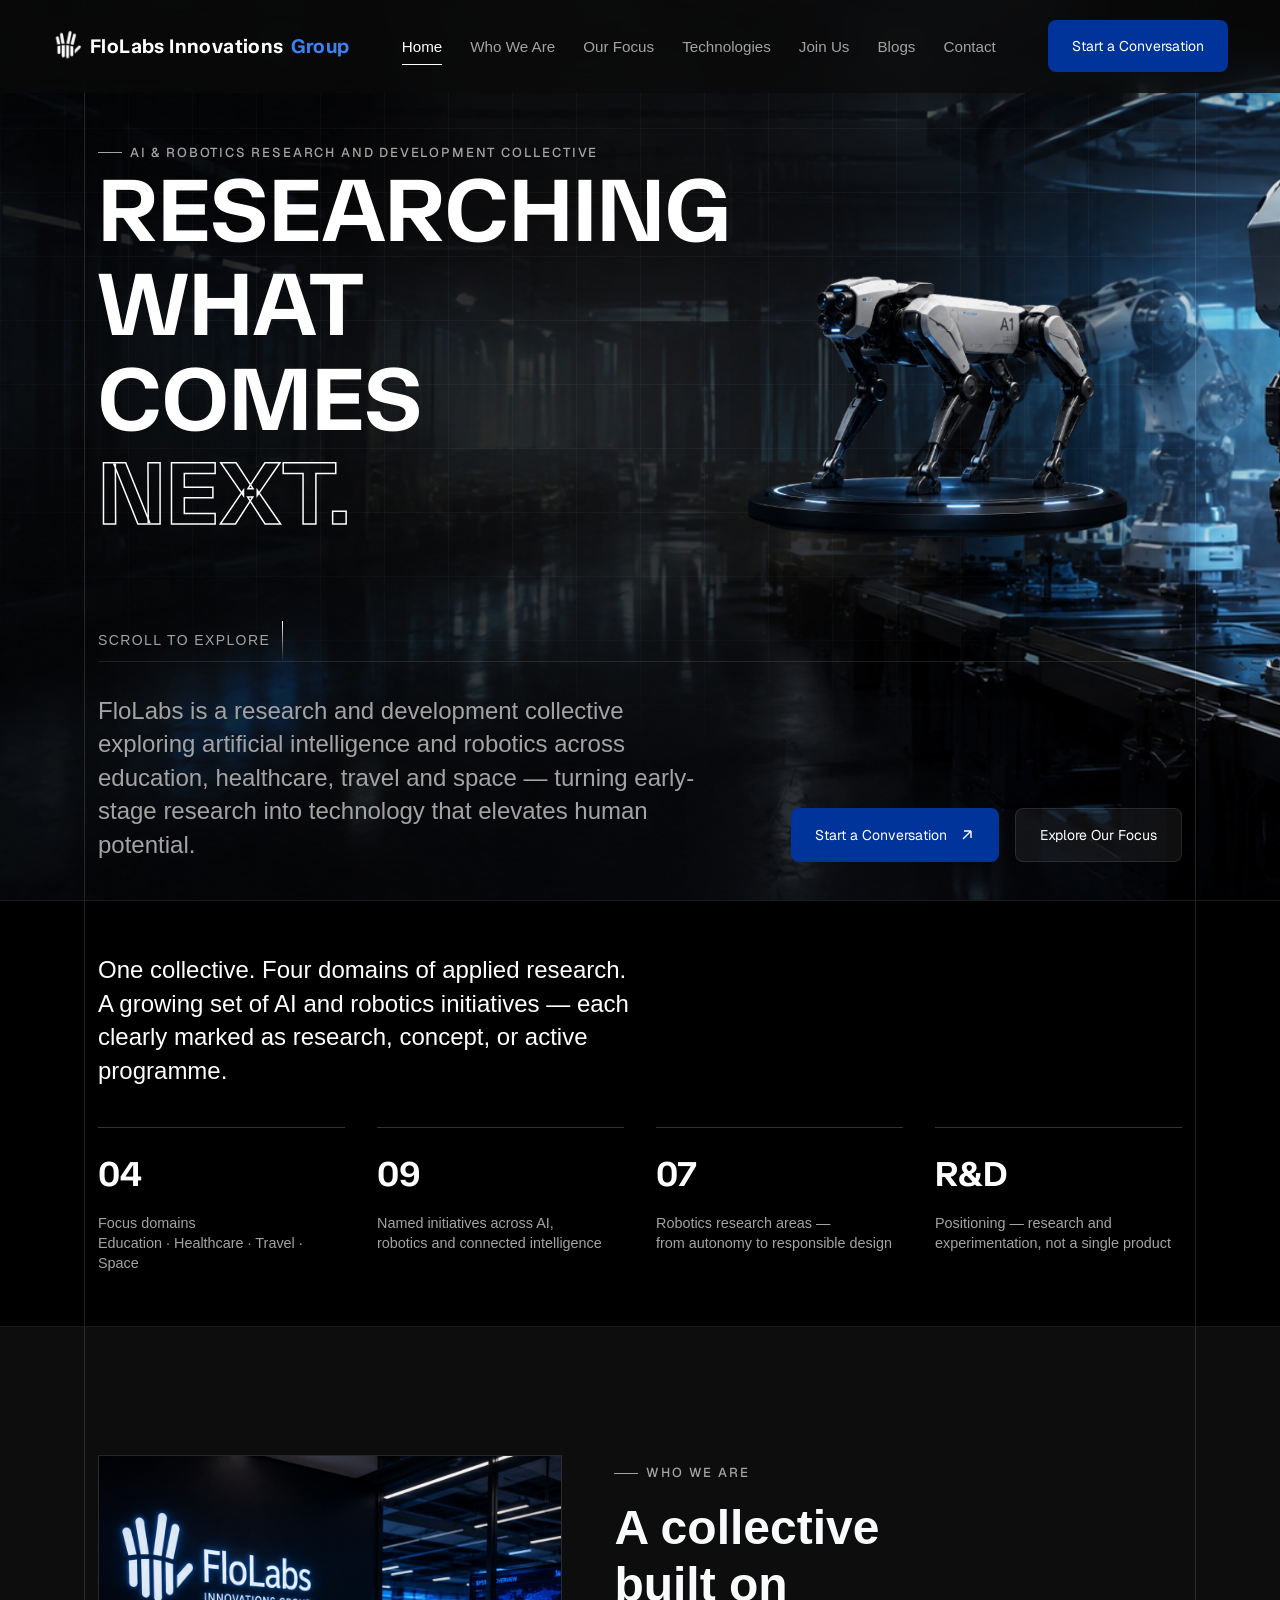
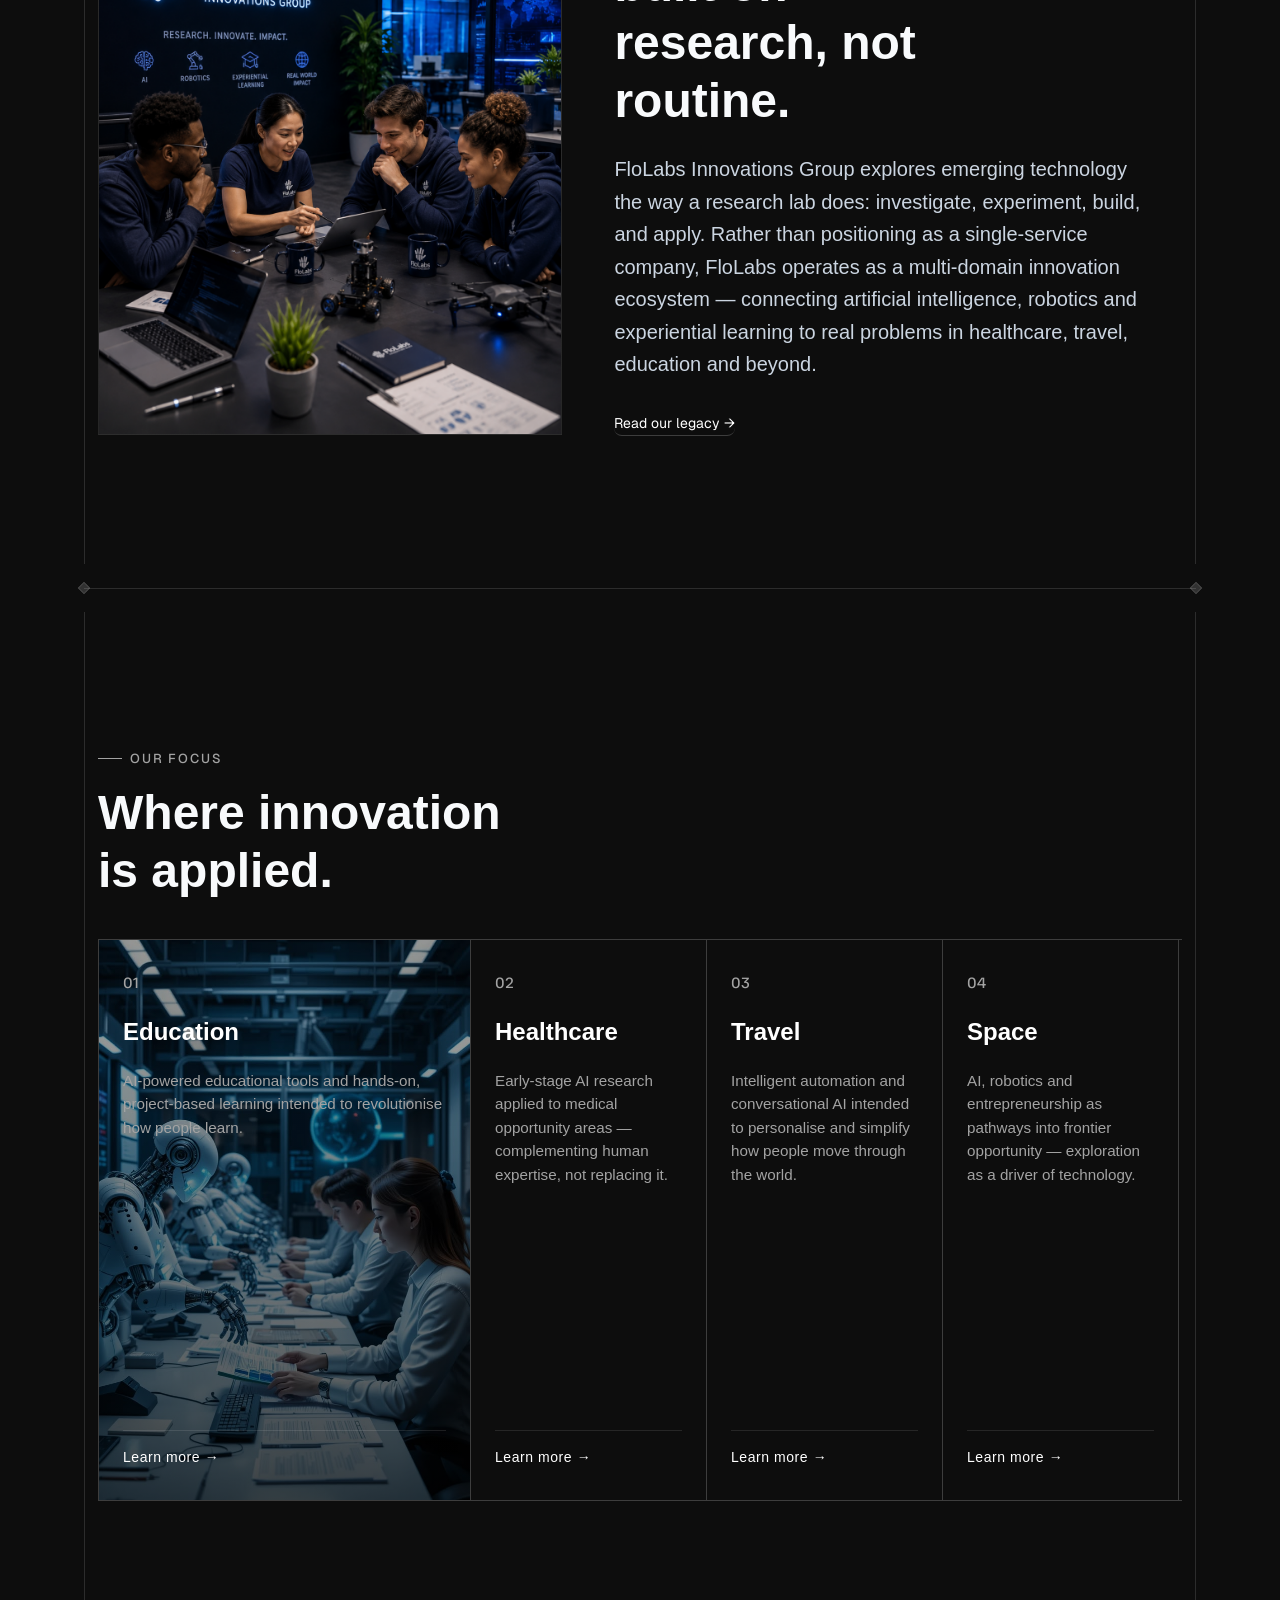
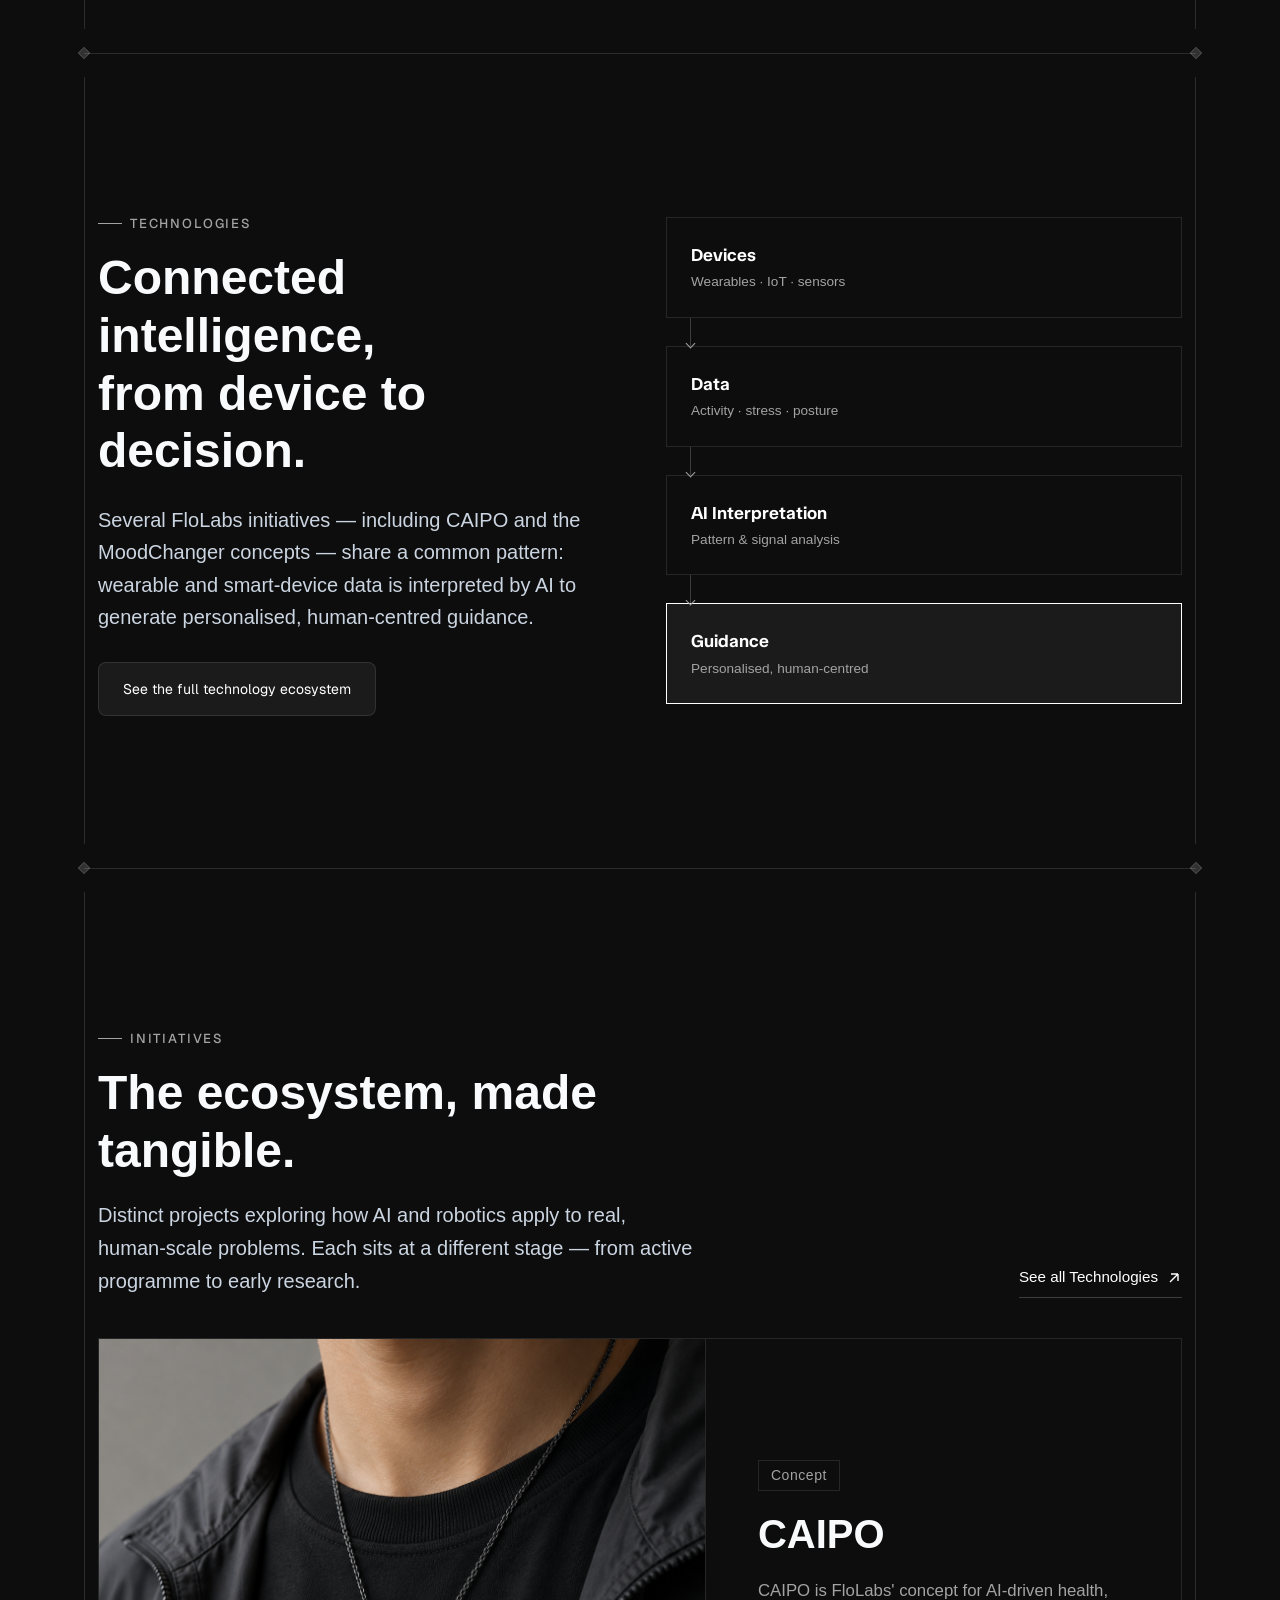
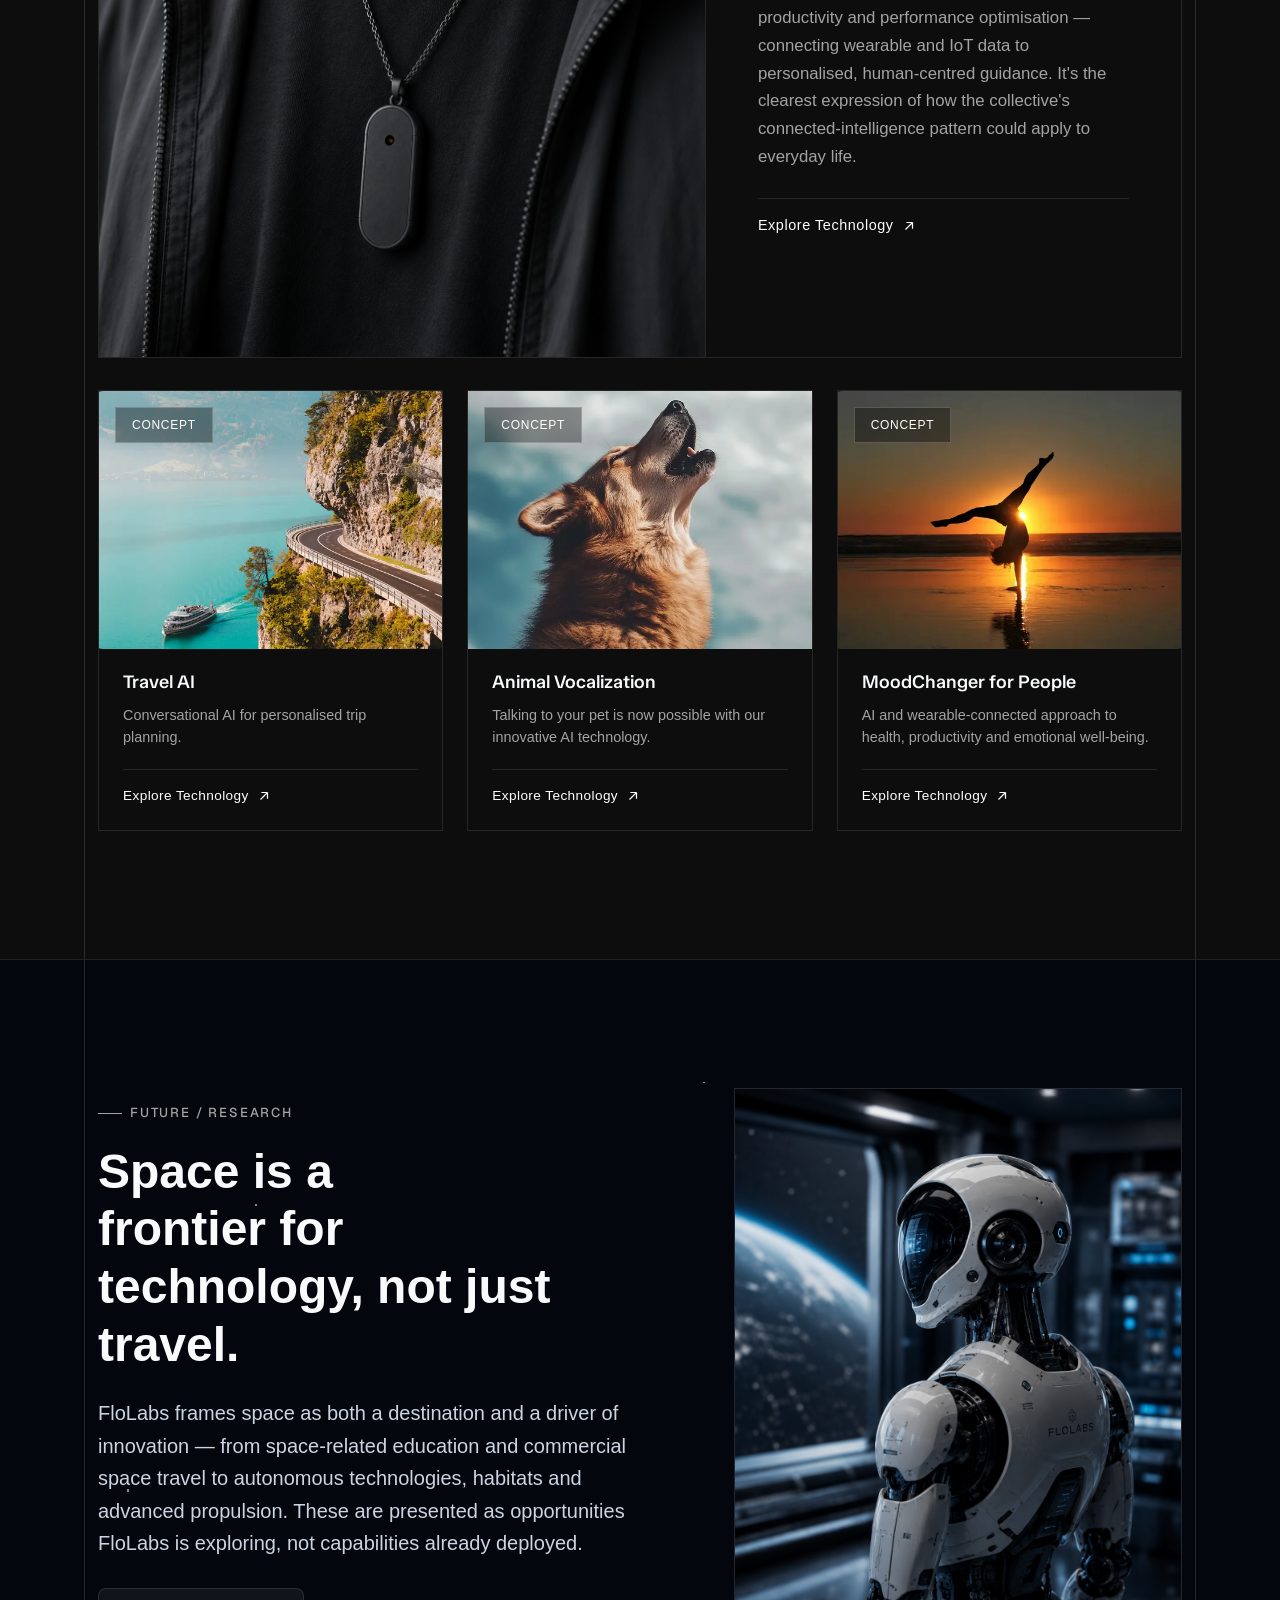
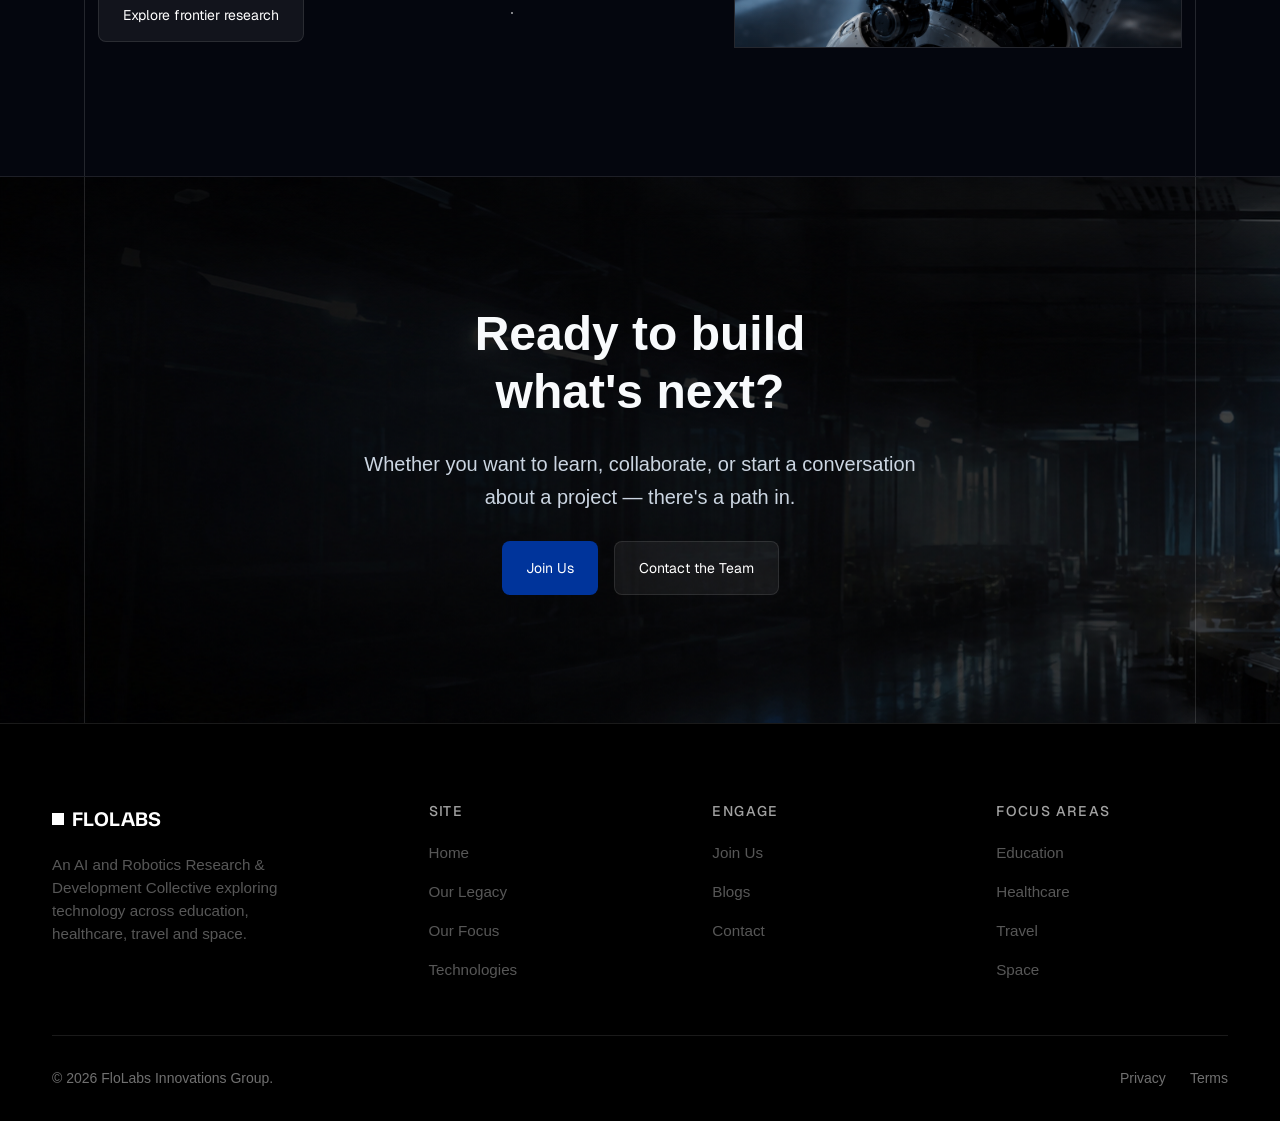
<file: index.html>
<!DOCTYPE html>
<html lang="en">
<head>
<meta charset="UTF-8">
<meta name="viewport" content="width=device-width, initial-scale=1.0">
<title>FloLabs Innovations Group — AI &amp; Robotics Research and Development Collective</title>
<meta name="description" content="FloLabs Innovations Group is an AI and robotics research and development collective exploring education, healthcare, travel and space to elevate human potential.">
<meta property="og:title" content="FloLabs Innovations Group">
<meta property="og:description" content="An AI and robotics research and development collective exploring education, healthcare, travel and space.">
<meta property="og:type" content="website">
<meta property="og:url" content="https://www.flolabsinnovations.com/">
<link rel="canonical" href="https://www.flolabsinnovations.com/">
<link rel="preconnect" href="https://fonts.googleapis.com">
<link rel="preconnect" href="https://fonts.gstatic.com" crossorigin>
<link href="https://fonts.googleapis.com/css2?family=TASA+Orbiter:wght@400;500;600;700;800&family=Geist:wght@400;500;600;700&display=swap" rel="stylesheet">
<link rel="stylesheet" href="./Front-End/CSS/tokens.css">
<link rel="stylesheet" href="./Front-End/CSS/base.css">
<link rel="stylesheet" href="./Front-End/CSS/home.css">
</head>
<body data-page="home">
<a href="#main" class="skip-link">Skip to content</a>

<header class="site-header">
  <div class="site-header__inner">
    <a href="index.html" class="logo" aria-label="FloLabs Innovations Group — Home">
      <img src="./Front-End/Assets/Today2.png" alt="FloLabs Innovations Group" class="logo__image">
      <span class="logo__name" aria-hidden="true">
        <span class="logo__name-main">FloLabs Innovations</span><span class="logo__group">Group</span>
      </span>
    </a>
    <nav class="primary-nav" aria-label="Primary">
      <ul class="primary-nav__list">
        <li><a href="index.html" class="primary-nav__link" data-nav="home">Home</a></li>
        <li><a href="./Front-End/HTML/our-legacy.html" class="primary-nav__link" data-nav="legacy">Who We Are</a></li>
        <li><a href="./Front-End/HTML/our-focus.html" class="primary-nav__link" data-nav="focus">Our Focus</a></li>
        <li><a href="./Front-End/HTML/technologies.html" class="primary-nav__link" data-nav="tech">Technologies</a></li>
        <li><a href="./Front-End/HTML/join-us.html" class="primary-nav__link" data-nav="join">Join Us</a></li>
        <li><a href="./Front-End/HTML/blogs.html" class="primary-nav__link" data-nav="blogs">Blogs</a></li>
        <li><a href="./Front-End/HTML/contact.html" class="primary-nav__link" data-nav="contact">Contact</a></li>
      </ul>
    </nav>
    <div class="header-actions">
      <a href="contact.html" class="btn btn-solid">Start a Conversation</a>
      <button class="nav-toggle" aria-label="Open menu" aria-expanded="false">
        <span></span><span></span><span></span>
      </button>
    </div>
  </div>
</header>

<nav class="mobile-nav" aria-label="Mobile">
  <div class="mobile-nav__top">
    <a href="index.html" class="logo"><span class="logo__mark" aria-hidden="true"></span>FloLabs</a>
    <button class="mobile-nav__close nav-toggle" aria-label="Close menu" aria-expanded="true">
      <span></span><span></span><span></span>
    </button>
  </div>
  <ul class="mobile-nav__list">
    <li><a href="index.html" class="mobile-nav__link"><span class="idx">01</span>Home</a></li>
    <li><a href="./Front-End/HTML/our-legacy.html" class="mobile-nav__link"><span class="idx">02</span>Who We Are</a></li>
    <li><a href="./Front-End/HTML/our-focus.html" class="mobile-nav__link"><span class="idx">03</span>Our Focus</a></li>
    <li><a href="./Front-End/HTML/technologies.html" class="mobile-nav__link"><span class="idx">04</span>Technologies</a></li>
    <li><a href="./Front-End/HTML/join-us.html" class="mobile-nav__link"><span class="idx">05</span>Join Us</a></li>
    <li><a href="./Front-End/HTML/blogs.html" class="mobile-nav__link"><span class="idx">06</span>Blogs</a></li>
    <li><a href="./Front-End/HTML/contact.html" class="mobile-nav__link"><span class="idx">07</span>Contact</a></li>
  </ul>
  <div class="mobile-nav__footer">
    <a href="contact.html" class="btn btn-solid">Start a Conversation</a>
  </div>
</nav>

<main id="main">

  <!-- ============ HERO ============ -->
  <section class="hero">
    <div class="hero__bg" aria-hidden="true">
      <div class="hero__grid"></div>
      <div class="hero__glow"></div>
    </div>
    <div class="container-wide hero__inner">

      <div class="hero__top">
        <div class="hero__content">
          <p class="eyebrow reveal">AI &amp; Robotics Research and Development Collective</p>
          <h1 class="hero__headline reveal" style="margin-bottom: 80px;">
            Researching <br>what<br>comes <span class="hero__headline-outline">next.</span>
          </h1>

          <div class="hero__scroll-cue reveal" aria-hidden="true">
            <span>Scroll TO EXPLORE</span>
            <div class="hero__scroll-line"></div>
          </div>
        </div>

        <div class="hero__visual reveal" aria-hidden="false">
          <img
            src="./Front-End/Assets/Robotic dog1.png"
            alt="AI robotics robotic dog"
            class="hero__visual-img"
            width="900"
            height="900"
          >
        </div>
      </div>

      <div class="hero__row reveal">
        <p class="hero__lead">
          FloLabs is a research and development collective exploring artificial intelligence and robotics
          across education, healthcare, travel and space — turning early-stage research into technology
          that elevates human potential.
        </p>
        <div class="hero__actions">
          <a href="./Front-End/HTML/contact.html" class="btn btn-solid btn-arrow">
            Start a Conversation
            <svg width="16" height="16" viewBox="0 0 16 16" fill="none"><path d="M4 12L12 4M12 4H5M12 4V11" stroke="currentColor" stroke-width="1.4"/></svg>
          </a>
          <a href="./Front-End/HTML/our-focus.html" class="btn btn-ghost">Explore Our Focus</a>
        </div>
      </div>
    </div>
  </section>

  <!-- ============ EVIDENCE / POSITIONING STRIP ============ -->
  <section class="evidence" aria-label="What FloLabs focuses on">
    <div class="container-wide">
      <div class="evidence__row reveal">
        <p class="evidence__statement">
          One collective. Four domains of applied research. A growing set of AI and robotics initiatives —
          each clearly marked as research, concept, or active programme.
        </p>
      </div>
      <div class="evidence__grid reveal-stagger">
        <div class="evidence__item">
          <span class="evidence__num">04</span>
          <span class="evidence__label">Focus domains<br>Education · Healthcare · Travel · Space</span>
        </div>
        <div class="evidence__item">
          <span class="evidence__num">09</span>
          <span class="evidence__label">Named initiatives across AI,<br>robotics and connected intelligence</span>
        </div>
        <div class="evidence__item">
          <span class="evidence__num">07</span>
          <span class="evidence__label">Robotics research areas —<br>from autonomy to responsible design</span>
        </div>
        <div class="evidence__item">
          <span class="evidence__num">R&amp;D</span>
          <span class="evidence__label">Positioning — research and<br>experimentation, not a single product</span>
        </div>
      </div>
    </div>
  </section>

  <!-- ============ IDENTITY / LEGACY TEASER (editorial split) ============ -->
  <section class="section identity">
    <div class="container-wide identity__grid">
      <div class="identity__media slide-left">
        <div class="identity__frame">
          <img
            src="./Front-End/Assets/Who-We-Are.png"
            alt="Describe the image here"
            class="identity__image"
          >
        </div>
      </div>
      
      <div class="identity__content">
        <p class="eyebrow reveal">Who We Are</p>
        <h2 class="reveal">A collective built on<br>research, not routine.</h2>
        <p class="identity__text reveal">
          FloLabs Innovations Group explores emerging technology the way a research lab does: investigate,
          experiment, build, and apply. Rather than positioning as a single-service company, FloLabs operates
          as a multi-domain innovation ecosystem — connecting artificial intelligence, robotics and
          experiential learning to real problems in healthcare, travel, education and beyond.
        </p>
        <a href="./Front-End/HTML/our-legacy.html" class="btn btn-text reveal">Read our legacy →</a>
      </div>
    </div>
  </section>

  <div class="eng-divider" aria-hidden="true">
    <span class="eng-divider__line"></span>
    <span class="eng-node eng-node--left"></span>
    <span class="eng-node eng-node--right"></span>
  </div>

  <!-- ============ OUR FOCUS — accordion domain cards ============ -->
  <section class="section focus-strip" id="focus">
    <div class="container-wide">
      <div class="focus-strip__head reveal">
        <p class="eyebrow">Our Focus</p>
        <h2>Where innovation is applied.</h2>
      </div>
      <div class="focus-strip__rail reveal">
        <a href="./Front-End/HTML/our-focus.html#education" class="focus-panel focus-panel--standard">
          <span class="focus-panel__media" aria-hidden="true">
            <img class="focus-panel__bg" src="./Front-End/Assets/eDUCATION.jpg" alt="" loading="lazy">
            <span class="focus-panel__overlay"></span>
          </span>
          <span class="focus-panel__content">
            <span class="focus-panel__num">01</span>
            <h3 class="focus-panel__title">Education</h3>
            <p class="focus-panel__text">AI-powered educational tools and hands-on, project-based learning intended to revolutionise how people learn.</p>
            <span class="focus-panel__link">Learn more →</span>
          </span>
        </a>
        <a href="./Front-End/HTML/our-focus.html#healthcare" class="focus-panel focus-panel--standard">
          <span class="focus-panel__media" aria-hidden="true">
            <img class="focus-panel__bg" src="./Front-End/Assets/healthcare.jpg" alt="" loading="lazy">
            <span class="focus-panel__overlay"></span>
          </span>
          <span class="focus-panel__content">
            <span class="focus-panel__num">02</span>
            <h3 class="focus-panel__title">Healthcare</h3>
            <p class="focus-panel__text">Early-stage AI research applied to medical opportunity areas — complementing human expertise, not replacing it.</p>
            <span class="focus-panel__link">Learn more →</span>
          </span>
        </a>
        <a href="./Front-End/HTML/our-focus.html#travel" class="focus-panel focus-panel--standard">
          <span class="focus-panel__media" aria-hidden="true">
            <img class="focus-panel__bg" src="./Front-End/Assets/travel AI.jpg" alt="" loading="lazy">
            <span class="focus-panel__overlay"></span>
          </span>
          <span class="focus-panel__content">
            <span class="focus-panel__num">03</span>
            <h3 class="focus-panel__title">Travel</h3>
            <p class="focus-panel__text">Intelligent automation and conversational AI intended to personalise and simplify how people move through the world.</p>
            <span class="focus-panel__link">Learn more →</span>
          </span>
        </a>
        <a href="./Front-End/HTML/our-focus.html#space" class="focus-panel focus-panel--standard">
          <span class="focus-panel__media" aria-hidden="true">
            <img class="focus-panel__bg" src="./Front-End/Assets/Astronaut.jpg" alt="" loading="lazy">
            <span class="focus-panel__overlay"></span>
          </span>
          <span class="focus-panel__content">
            <span class="focus-panel__num">04</span>
            <h3 class="focus-panel__title">Space</h3>
            <p class="focus-panel__text">AI, robotics and entrepreneurship as pathways into frontier opportunity — exploration as a driver of technology.</p>
            <span class="focus-panel__link">Learn more →</span>
          </span>
        </a>
      </div>
    </div>
  </section>

  <div class="eng-divider" aria-hidden="true">
    <span class="eng-divider__line"></span>
    <span class="eng-node eng-node--left"></span>
    <span class="eng-node eng-node--right"></span>
  </div>

  <!-- ============ TECHNOLOGIES — ecosystem diagram ============ -->
  <section class="section tech-teaser">
    <div class="container-wide tech-teaser__grid">
      <div class="tech-teaser__content">
        <p class="eyebrow reveal">Technologies</p>
        <h2 class="reveal">Connected intelligence,<br>from device to decision.</h2>
        <p class="identity__text reveal">
          Several FloLabs initiatives — including CAIPO and the MoodChanger concepts — share a common
          pattern: wearable and smart-device data is interpreted by AI to generate personalised,
          human-centred guidance.
        </p>
        <a href="./Front-End/HTML/technologies.html" class="btn btn-ghost reveal">See the full technology ecosystem</a>
      </div>
      <div class="tech-teaser__diagram slide-right" aria-hidden="true">
        <div class="flow">
          <div class="flow__node"><span>Devices</span><small>Wearables · IoT · sensors</small></div>
          <div class="flow__arrow"></div>
          <div class="flow__node"><span>Data</span><small>Activity · stress · posture</small></div>
          <div class="flow__arrow"></div>
          <div class="flow__node"><span>AI Interpretation</span><small>Pattern &amp; signal analysis</small></div>
          <div class="flow__arrow"></div>
          <div class="flow__node flow__node--highlight"><span>Guidance</span><small>Personalised, human-centred</small></div>
        </div>
      </div>
    </div>
  </section>

  <div class="eng-divider" aria-hidden="true">
    <span class="eng-divider__line"></span>
    <span class="eng-node eng-node--left"></span>
    <span class="eng-node eng-node--right"></span>
  </div>

  <!-- ============ INITIATIVES — editorial showcase ============ -->
  <section class="section initiatives">
    <div class="container-wide">

      <!-- Intro header with CTA -->
      <div class="initiatives__head reveal">
        <div class="initiatives__head-text">
          <p class="eyebrow">Initiatives</p>
          <h2>The ecosystem, made tangible.</h2>
          <p class="initiatives__intro">
            Distinct projects exploring how AI and robotics apply to real, human-scale problems. Each sits at
            a different stage — from active programme to early research.
          </p>
        </div>
        <a href="./Front-End/HTML/technologies.html" class="initiatives__all-link btn-arrow">
          See all Technologies
          <svg width="16" height="16" viewBox="0 0 16 16" fill="none"><path d="M4 12L12 4M12 4H5M12 4V11" stroke="currentColor" stroke-width="1.4"/></svg>
        </a>
      </div>

      <!-- Featured initiative — CAIPO -->
      <article class="initiative-featured reveal">
        <div class="initiative-featured__media">
          <img src="./Front-End/Assets/CAIPO.png" alt="CAIPO" class="initiative-featured__img">
        </div>
        <div class="initiative-featured__info">
          <span class="tag">Concept</span>
          <h3 class="initiative-featured__name">CAIPO</h3>
          <p class="initiative-featured__desc">
            CAIPO is FloLabs' concept for AI-driven health, productivity and performance optimisation —
            connecting wearable and IoT data to personalised, human-centred guidance. It's the clearest
            expression of how the collective's connected-intelligence pattern could apply to everyday life.
          </p>
          <a href="./Front-End/HTML/technologies.html" class="initiative-featured__link">
            Explore Technology
            <svg width="14" height="14" viewBox="0 0 16 16" fill="none"><path d="M4 12L12 4M12 4H5M12 4V11" stroke="currentColor" stroke-width="1.4"/></svg>
          </a>
        </div>
      </article>

      <!-- Secondary initiatives -->
      <div class="initiative-grid reveal-stagger">

        <article class="initiative-card">
          <div class="initiative-card__media">
            <img src="./Front-End/Assets/AI-Travel.webp" alt="Travel AI" class="initiative-card__img">
            <span class="initiative-card__badge">Concept</span>
          </div>
          <div class="initiative-card__content">
            <h4 class="initiative-card__name">Travel AI</h4>
            <p class="initiative-card__desc">Conversational AI for personalised trip planning.</p>
            <a href="./Front-End/HTML/technologies.html" class="initiative-card__link">
              Explore Technology
              <svg width="14" height="14" viewBox="0 0 16 16" fill="none"><path d="M4 12L12 4M12 4H5M12 4V11" stroke="currentColor" stroke-width="1.4"/></svg>
            </a>
          </div>
        </article>

        <article class="initiative-card">
          <div class="initiative-card__media">
            <img src="./Front-End/Assets/Animal-Vocalization.webp" alt="Animal Vocalization" class="initiative-card__img">
            <span class="initiative-card__badge">Concept</span>
          </div>
          <div class="initiative-card__content">
            <h4 class="initiative-card__name">Animal Vocalization</h4>
            <p class="initiative-card__desc">Talking to your pet is now possible with our innovative AI technology.</p>
            <a href="./Front-End/HTML/technologies.html" class="initiative-card__link">
              Explore Technology
              <svg width="14" height="14" viewBox="0 0 16 16" fill="none"><path d="M4 12L12 4M12 4H5M12 4V11" stroke="currentColor" stroke-width="1.4"/></svg>
            </a>
          </div>
        </article>

        <article class="initiative-card">
          <div class="initiative-card__media">
            <img src="./Front-End/Assets/moodchanger-for-pets.webp" alt="MoodChanger for People" class="initiative-card__img">
            <span class="initiative-card__badge">Concept</span>
          </div>
          <div class="initiative-card__content">
            <h4 class="initiative-card__name">MoodChanger for People</h4>
            <p class="initiative-card__desc">AI and wearable-connected approach to health, productivity and emotional well-being.</p>
            <a href="./Front-End/HTML/technologies.html" class="initiative-card__link">
              Explore Technology
              <svg width="14" height="14" viewBox="0 0 16 16" fill="none"><path d="M4 12L12 4M12 4H5M12 4V11" stroke="currentColor" stroke-width="1.4"/></svg>
            </a>
          </div>
        </article>

      </div>
    </div>
  </section>

  <!-- ============ FRONTIER / SPACE — immersive band ============ -->
  <section class="frontier">
    <div class="frontier__stars" aria-hidden="true"></div>
    <div class="container-wide frontier__inner">
      <div class="frontier__content">
        <p class="eyebrow reveal">Future / Research</p>
        <h2 class="frontier__headline reveal">
          Space is a <br>frontier for technology, not just travel.
        </h2>
        <p class="frontier__text reveal">
          FloLabs frames space as both a destination and a driver of innovation —
          from space-related education and commercial space travel to autonomous
          technologies, habitats and advanced propulsion. These are presented as
          opportunities FloLabs is exploring, not capabilities already deployed.
        </p>

        <a href="./Front-End/HTML/our-focus.html#space" class="btn btn-ghost reveal">
          Explore frontier research
        </a>
      </div>

      <div class="frontier__media reveal">
        <div class="frontier__image-frame">
          <img
            src="./Front-End/Assets/space.png"
            alt="Future space research and technology"
            class="frontier__image"
            loading="lazy"
          >
        </div>
      </div>
    </div>
  </section>

  <!-- ============ ENGAGEMENT CTA ============ -->
  <section class="engage">
    <div class="container-wide engage__inner reveal">
      <h2 class="engage__headline">Ready to build<br>what's next?</h2>
      <p class="engage__text">Whether you want to learn, collaborate, or start a conversation about a project — there's a path in.</p>
      <div class="engage__actions">
        <a href="./Front-End/HTML/join-us.html" class="btn btn-solid">Join Us</a>
        <a href="./Front-End/HTML/contact.html" class="btn btn-ghost">Contact the Team</a>
      </div>
    </div>
  </section>

</main>

<footer class="site-footer">
  <div class="container-wide">
    <div class="footer-top">
      <div class="footer-brand">
        <a href="index.html" class="logo"><span class="logo__mark" aria-hidden="true"></span>FLOLABS</a>
        <p>An AI and Robotics Research &amp; Development Collective exploring technology across education, healthcare, travel and space.</p>
      </div>
      <div class="footer-col">
        <h4>Site</h4>
        <ul>
          <li><a href="./Front-End/HTML/index.html">Home</a></li>
          <li><a href="./Front-End/HTML/our-legacy.html">Our Legacy</a></li>
          <li><a href="./Front-End/HTML/our-focus.html">Our Focus</a></li>
          <li><a href="./Front-End/HTML/technologies.html">Technologies</a></li>
        </ul>
      </div>
      <div class="footer-col">
        <h4>Engage</h4>
        <ul>
          <li><a href="./Front-End/HTML/join-us.html">Join Us</a></li>
          <li><a href="./Front-End/HTML/blogs.html">Blogs</a></li>
          <li><a href="./Front-End/HTML/contact.html">Contact</a></li>
        </ul>
      </div>
      <div class="footer-col">
        <h4>Focus Areas</h4>
        <ul>
          <li><a href="./Front-End/HTML/our-focus.html#education">Education</a></li>
          <li><a href="./Front-End/HTML/our-focus.html#healthcare">Healthcare</a></li>
          <li><a href="./Front-End/HTML/our-focus.html#travel">Travel</a></li>
          <li><a href="./Front-End/HTML/our-focus.html#space">Space</a></li>
        </ul>
      </div>
    </div>
    <div class="footer-bottom">
      <p>© <span data-year>2026</span> FloLabs Innovations Group.</p>
      <div class="footer-legal">
        <a href="#">Privacy</a>
        <a href="#">Terms</a>
      </div>
    </div>
  </div>
</footer>

<script src="./Front-End/JavaScript/main.js"></script>
</body>
</html>
</file>
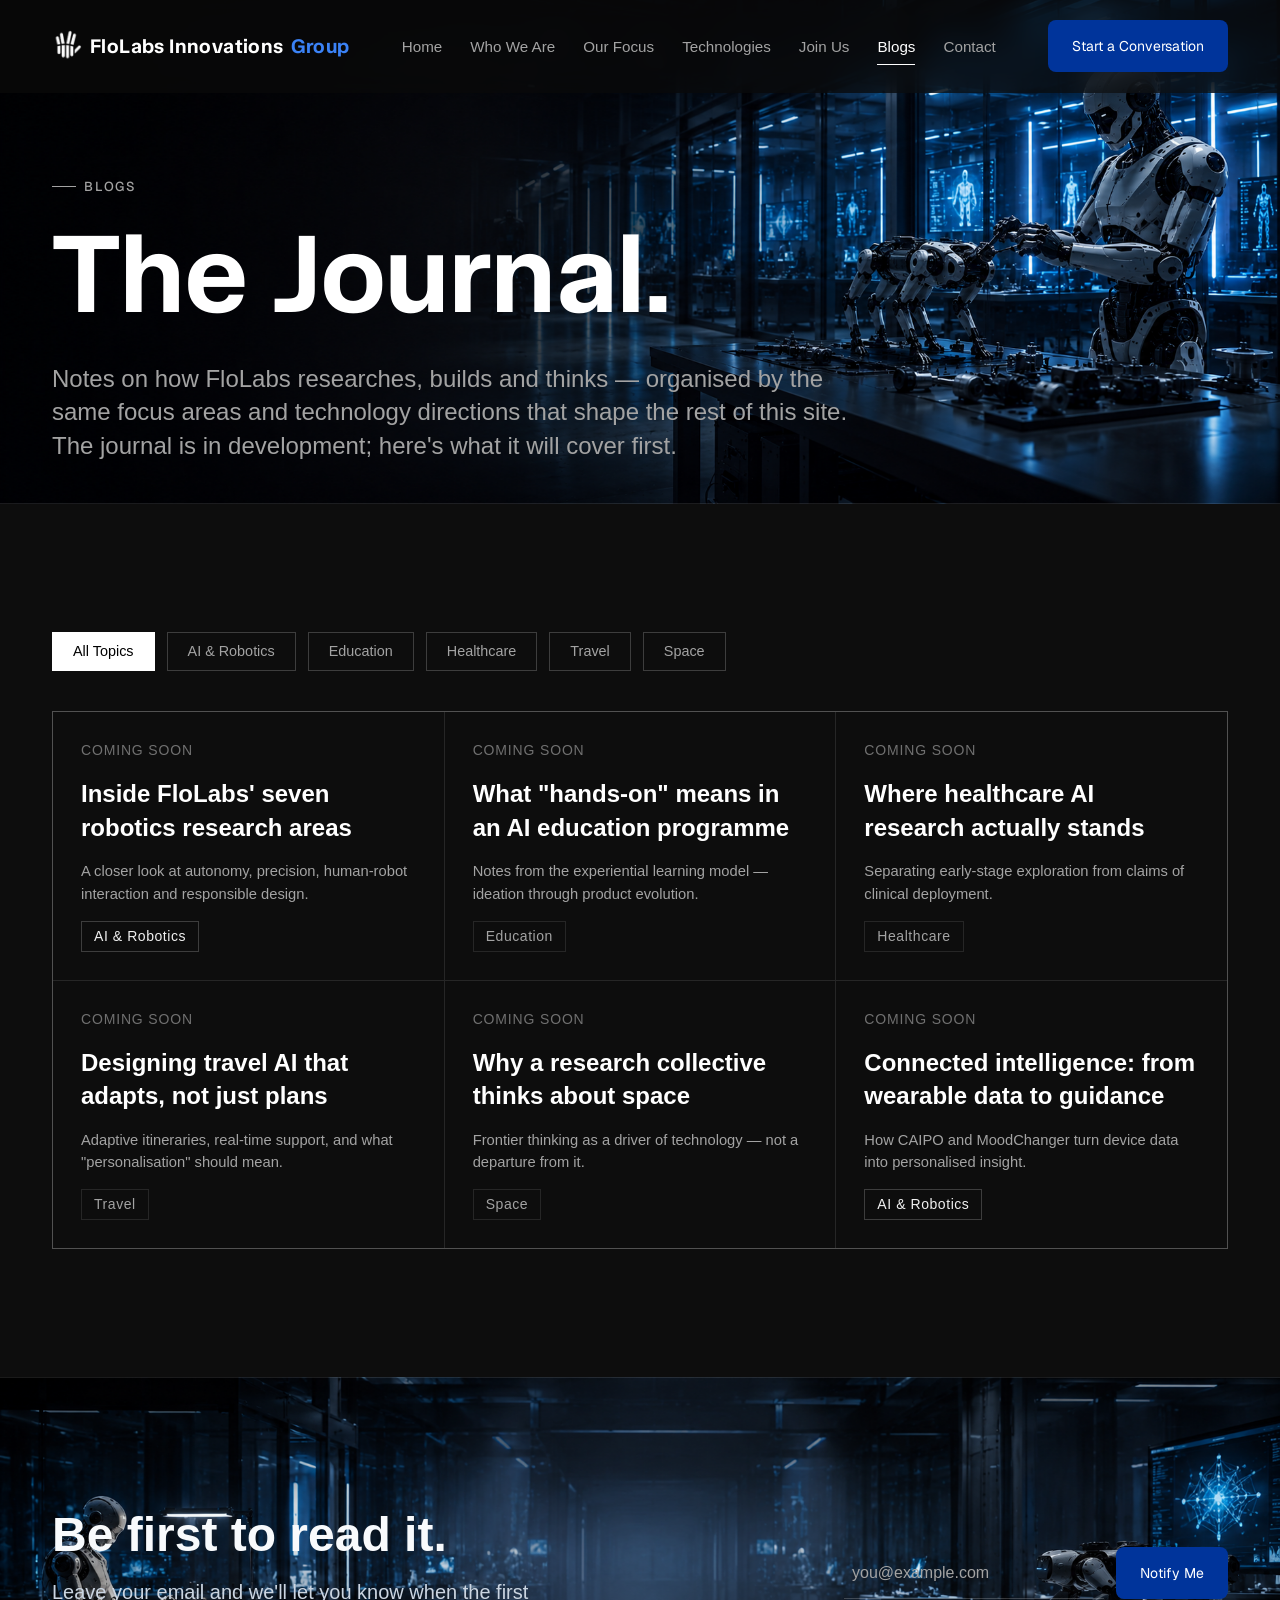
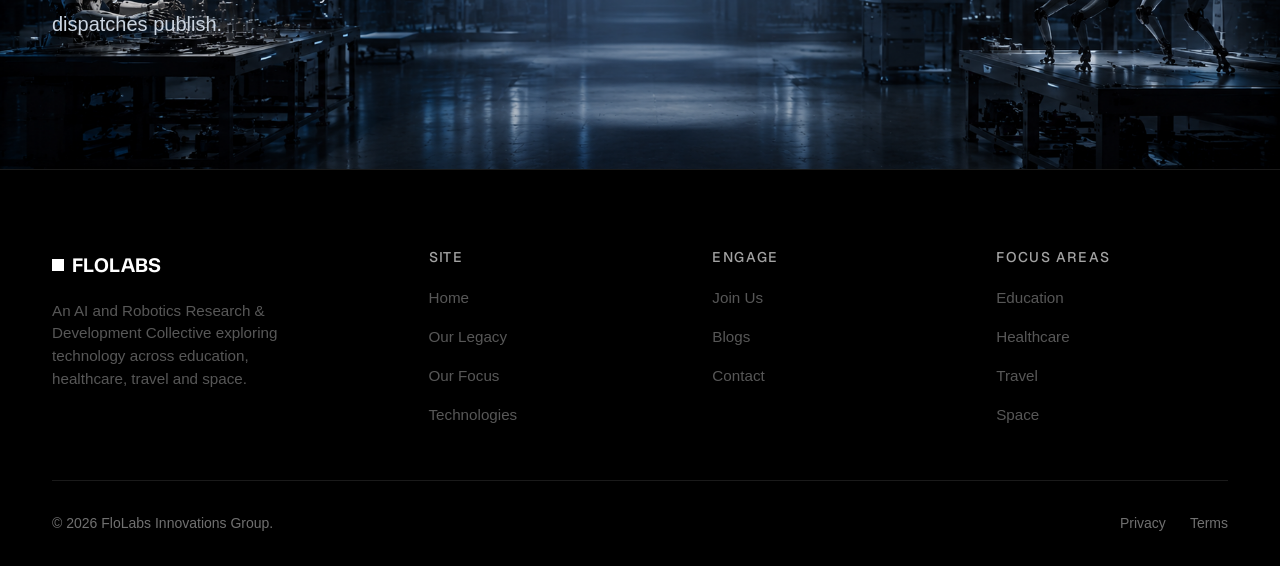
<file: Front-End/HTML/blogs.html>
<!DOCTYPE html>
<html lang="en">
<head>
<meta charset="UTF-8">
<meta name="viewport" content="width=device-width, initial-scale=1.0">
<title>Blogs — FloLabs Innovations Group</title>
<meta name="description" content="Notes on FloLabs Innovations Group's research and thinking across AI, robotics, education, healthcare, travel and space.">
<meta property="og:title" content="Blogs — FloLabs Innovations Group">
<meta property="og:description" content="FloLabs' research journal — notes on AI, robotics and the domains it explores.">
<meta property="og:type" content="website">
<link rel="canonical" href="https://www.flolabsinnovations.com/blogs">
<link rel="preconnect" href="https://fonts.googleapis.com">
<link rel="preconnect" href="https://fonts.gstatic.com" crossorigin>
<link href="https://fonts.googleapis.com/css2?family=TASA+Orbiter:wght@400;500;600;700;800&family=Geist:wght@400;500;600;700&display=swap" rel="stylesheet">
<link rel="stylesheet" href="../CSS/tokens.css">
<link rel="stylesheet" href="../CSS/base.css">
<link rel="stylesheet" href="../CSS/Blogs.css">
</head>
<body data-page="blogs">
<a href="#main" class="skip-link">Skip to content</a>

<header class="site-header">
  <div class="site-header__inner">
    <a href="/index.html" class="logo" aria-label="FloLabs Innovations Group — Home">
      <img src="../Assets/Today2.png" alt="FloLabs Innovations Group" class="logo__image">
      <span class="logo__name" aria-hidden="true">
        <span class="logo__name-main">FloLabs Innovations</span><span class="logo__group">Group</span>
      </span>
    </a>
    <nav class="primary-nav" aria-label="Primary">
      <ul class="primary-nav__list">
        <li><a href="/index.html" class="primary-nav__link" data-nav="home">Home</a></li>
        <li><a href="our-legacy.html" class="primary-nav__link" data-nav="legacy">Who We Are</a></li>
        <li><a href="our-focus.html" class="primary-nav__link" data-nav="focus">Our Focus</a></li>
        <li><a href="technologies.html" class="primary-nav__link" data-nav="tech">Technologies</a></li>
        <li><a href="join-us.html" class="primary-nav__link" data-nav="join">Join Us</a></li>
        <li><a href="blogs.html" class="primary-nav__link" data-nav="blogs">Blogs</a></li>
        <li><a href="contact.html" class="primary-nav__link" data-nav="contact">Contact</a></li>
      </ul>
    </nav>
    <div class="header-actions">
      <a href="contact.html" class="btn btn-solid">Start a Conversation</a>
      <button class="nav-toggle" aria-label="Open menu" aria-expanded="false"><span></span><span></span><span></span></button>
    </div>
  </div>
</header>

<nav class="mobile-nav" aria-label="Mobile">
  <div class="mobile-nav__top">
    <a href="/index.html" class="logo" aria-label="FloLabs Innovations Group — Home">
      <img src="../Assets/Today2.png" alt="FloLabs Innovations Group" class="logo__image">
      <span class="logo__name" aria-hidden="true">
        <span class="logo__name-main">FloLabs Innovations</span><span class="logo__group">Group</span>
      </span>
    </a>
    <button class="mobile-nav__close nav-toggle" aria-label="Close menu" aria-expanded="true"><span></span><span></span><span></span></button>
  </div>
  <ul class="mobile-nav__list">
    <li><a href="/index.html" class="mobile-nav__link"><span class="idx">01</span>Home</a></li>
    <li><a href="our-legacy.html" class="mobile-nav__link"><span class="idx">02</span>Who We Are</a></li>
    <li><a href="our-focus.html" class="mobile-nav__link"><span class="idx">03</span>Our Focus</a></li>
    <li><a href="technologies.html" class="mobile-nav__link"><span class="idx">04</span>Technologies</a></li>
    <li><a href="join-us.html" class="mobile-nav__link"><span class="idx">05</span>Join Us</a></li>
    <li><a href="blogs.html" class="mobile-nav__link"><span class="idx">06</span>Blogs</a></li>
    <li><a href="contact.html" class="mobile-nav__link"><span class="idx">07</span>Contact</a></li>
  </ul>
  <div class="mobile-nav__footer"><a href="contact.html" class="btn btn-solid">Start a Conversation</a></div>
</nav>

<main id="main">

  <section class="blogs-open">
    <div class="container-wide">
      <p class="eyebrow reveal">Blogs</p>
      <h1 class="blogs-open__title reveal">The Journal.</h1>
      <p class="blogs-open__lead reveal">
        Notes on how FloLabs researches, builds and thinks — organised by the same focus areas and
        technology directions that shape the rest of this site. The journal is in development; here's
        what it will cover first.
      </p>
    </div>
  </section>

  <!-- ============ CATEGORY FILTER — functional discovery UI ============ -->
  <section class="section journal">
    <div class="container-wide">
      <div class="journal__filters reveal" role="group" aria-label="Filter topics by category">
        <button class="filter-chip is-active" data-filter="all">All Topics</button>
        <button class="filter-chip" data-filter="ai-robotics">AI &amp; Robotics</button>
        <button class="filter-chip" data-filter="education">Education</button>
        <button class="filter-chip" data-filter="healthcare">Healthcare</button>
        <button class="filter-chip" data-filter="travel">Travel</button>
        <button class="filter-chip" data-filter="space">Space</button>
      </div>

      <div class="journal__grid">
        <article class="journal-card reveal" data-category="ai-robotics">
          <span class="journal-card__status">Coming Soon</span>
          <h3>Inside FloLabs' seven robotics research areas</h3>
          <p>A closer look at autonomy, precision, human-robot interaction and responsible design.</p>
          <span class="journal-card__tag tag tag--research">AI &amp; Robotics</span>
        </article>
        <article class="journal-card reveal" data-category="education">
          <span class="journal-card__status">Coming Soon</span>
          <h3>What "hands-on" means in an AI education programme</h3>
          <p>Notes from the experiential learning model — ideation through product evolution.</p>
          <span class="journal-card__tag tag">Education</span>
        </article>
        <article class="journal-card reveal" data-category="healthcare">
          <span class="journal-card__status">Coming Soon</span>
          <h3>Where healthcare AI research actually stands</h3>
          <p>Separating early-stage exploration from claims of clinical deployment.</p>
          <span class="journal-card__tag tag">Healthcare</span>
        </article>
        <article class="journal-card reveal" data-category="travel">
          <span class="journal-card__status">Coming Soon</span>
          <h3>Designing travel AI that adapts, not just plans</h3>
          <p>Adaptive itineraries, real-time support, and what "personalisation" should mean.</p>
          <span class="journal-card__tag tag">Travel</span>
        </article>
        <article class="journal-card reveal" data-category="space">
          <span class="journal-card__status">Coming Soon</span>
          <h3>Why a research collective thinks about space</h3>
          <p>Frontier thinking as a driver of technology — not a departure from it.</p>
          <span class="journal-card__tag tag">Space</span>
        </article>
        <article class="journal-card reveal" data-category="ai-robotics">
          <span class="journal-card__status">Coming Soon</span>
          <h3>Connected intelligence: from wearable data to guidance</h3>
          <p>How CAIPO and MoodChanger turn device data into personalised insight.</p>
          <span class="journal-card__tag tag tag--research">AI &amp; Robotics</span>
        </article>
      </div>

      <p class="journal__empty" hidden>No topics in this category yet — check back soon.</p>
    </div>
  </section>

  <!-- ============ NOTIFY / SUBSCRIBE ============ -->
  <section class="journal-cta">
    <div class="container-wide journal-cta__inner reveal">
      <div>
        <h2>Be first to read it.</h2>
        <p>Leave your email and we'll let you know when the first dispatches publish.</p>
      </div>
      <form class="journal-cta__form" id="notify-form" novalidate>
        <label for="notify-email" class="visually-hidden">Email address</label>
        <input type="email" id="notify-email" name="email" placeholder="you@example.com" required autocomplete="email">
        <button type="submit" class="btn btn-solid">Notify Me</button>
      </form>
      <p class="journal-cta__confirm" id="notify-confirm" role="status" aria-live="polite" hidden>Thanks — we'll be in touch when the journal launches.</p>
    </div>
  </section>

</main>

<footer class="site-footer">
  <div class="container-wide">
    <div class="footer-top">
      <div class="footer-brand">
        <a href="index.html" class="logo"><span class="logo__mark" aria-hidden="true"></span>FLOLABS</a>
        <p>An AI and Robotics Research &amp; Development Collective exploring technology across education, healthcare, travel and space.</p>
      </div>
      <div class="footer-col">
        <h4>Site</h4>
        <ul>
          <li><a href="/index.html">Home</a></li>
          <li><a href="our-legacy.html">Our Legacy</a></li>
          <li><a href="our-focus.html">Our Focus</a></li>
          <li><a href="technologies.html">Technologies</a></li>
        </ul>
      </div>
      <div class="footer-col">
        <h4>Engage</h4>
        <ul>
          <li><a href="join-us.html">Join Us</a></li>
          <li><a href="blogs.html">Blogs</a></li>
          <li><a href="contact.html">Contact</a></li>
        </ul>
      </div>
      <div class="footer-col">
        <h4>Focus Areas</h4>
        <ul>
          <li><a href="our-focus.html#education">Education</a></li>
          <li><a href="our-focus.html#healthcare">Healthcare</a></li>
          <li><a href="our-focus.html#travel">Travel</a></li>
          <li><a href="our-focus.html#space">Space</a></li>
        </ul>
      </div>
    </div>
    <div class="footer-bottom">
      <p>© <span data-year>2026</span> FloLabs Innovations Group.</p>
      <div class="footer-legal"><a href="#">Privacy</a><a href="#">Terms</a></div>
    </div>
  </div>
</footer>

<script src="../JavaScript/main.js"></script>
<script src="../JavaScript/blogs.js"></script>
</body>
</html>
</file>
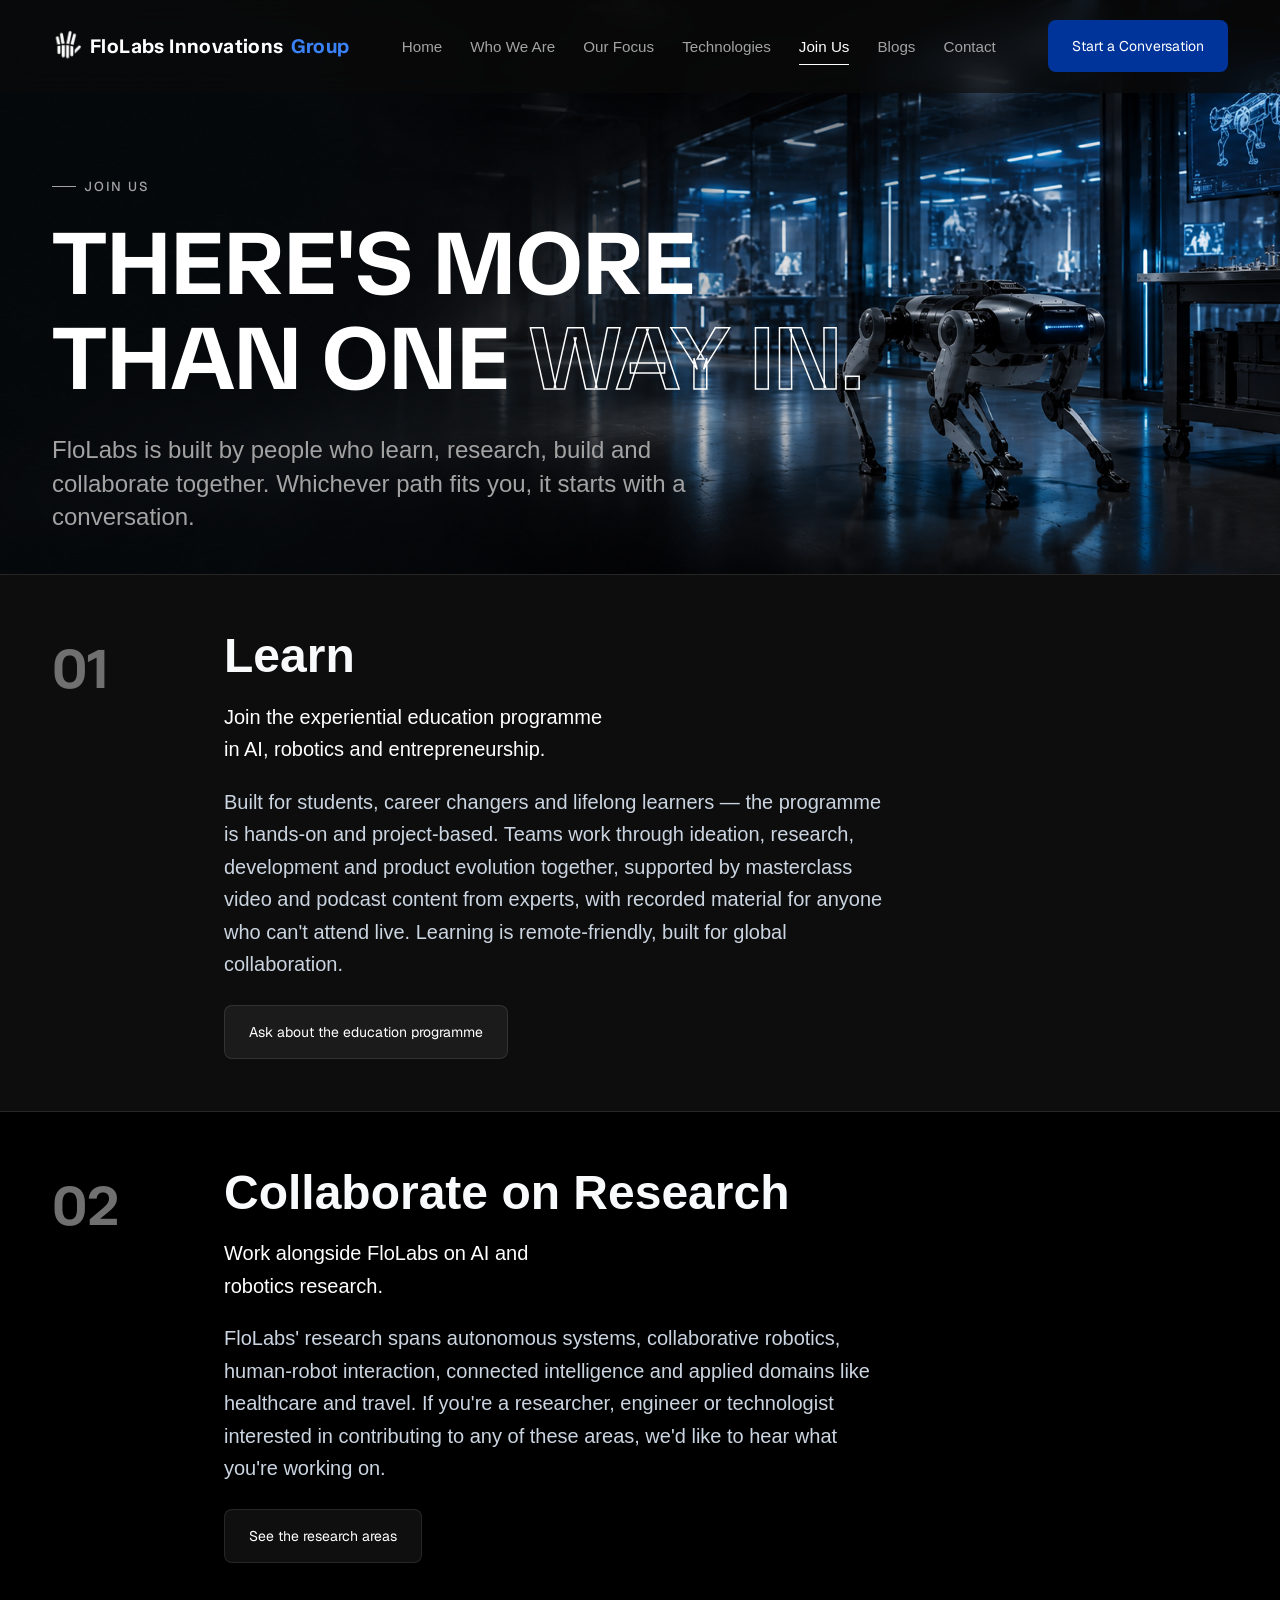
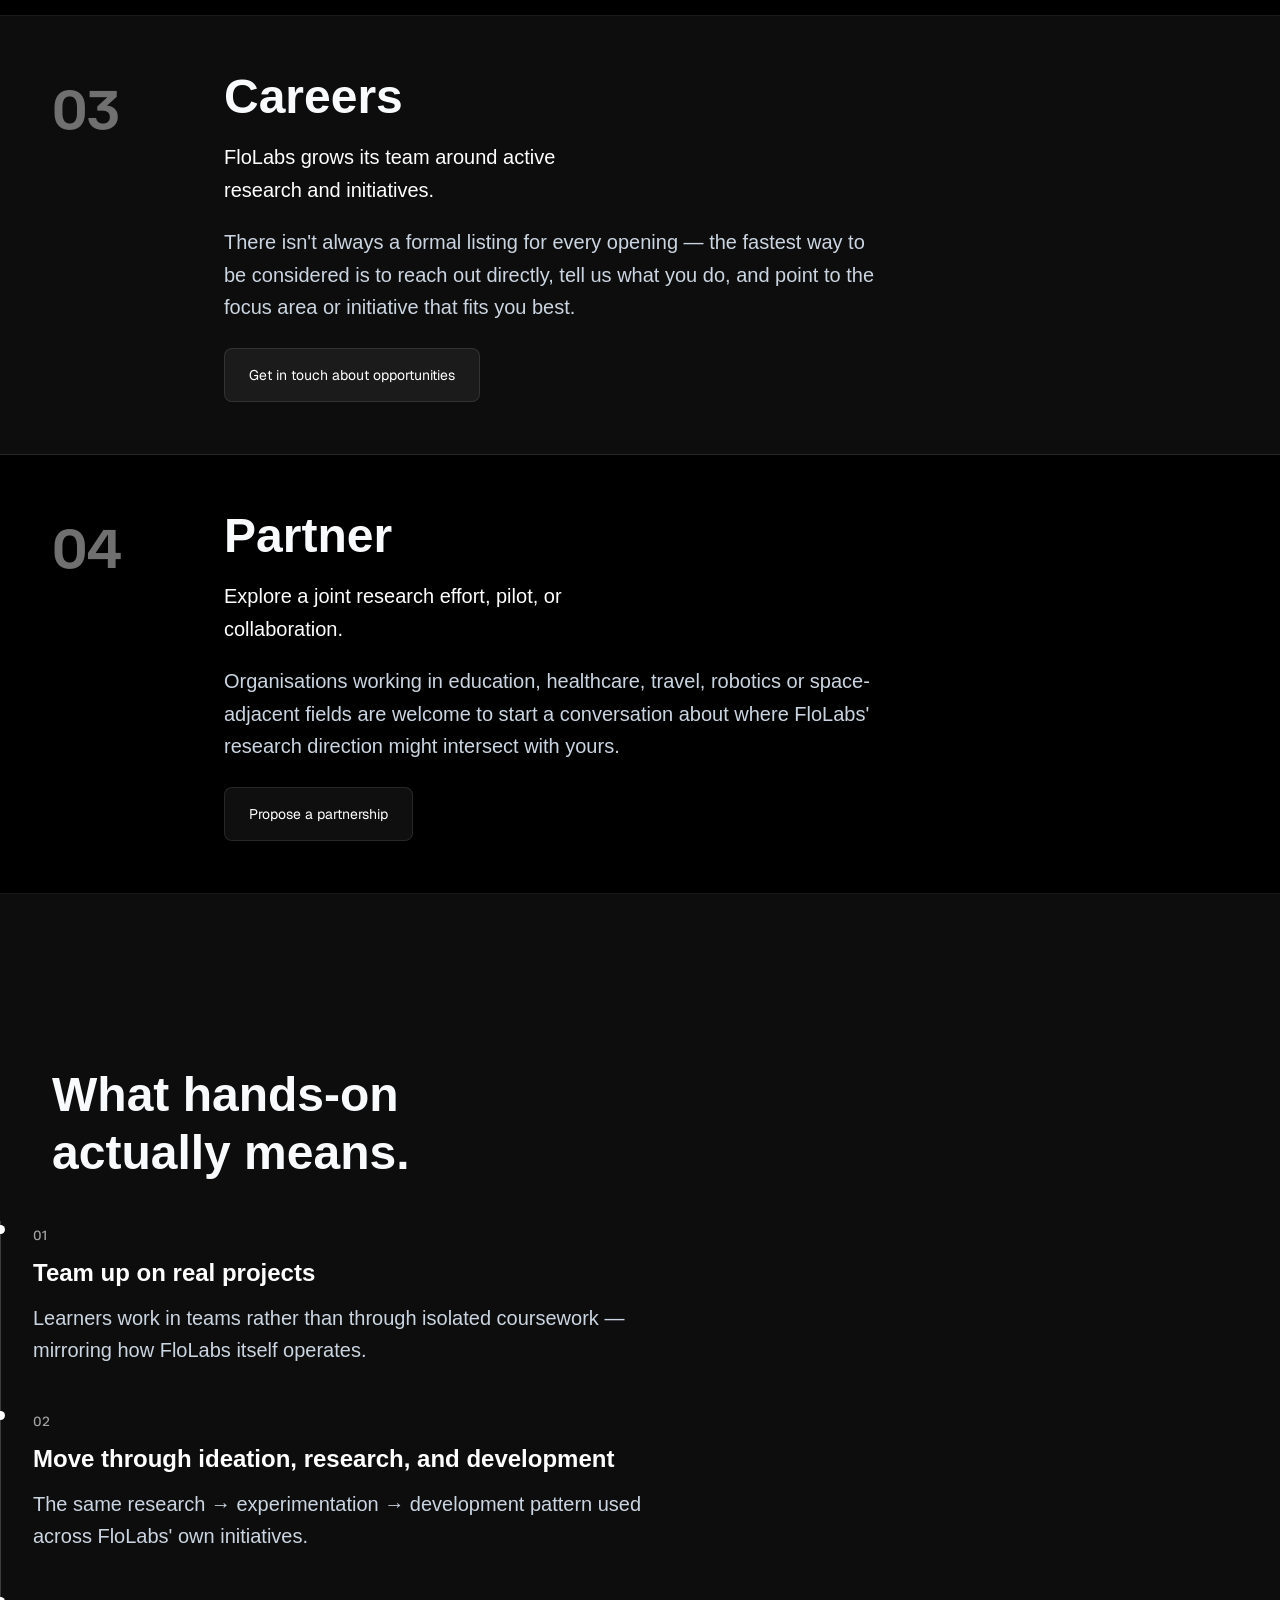
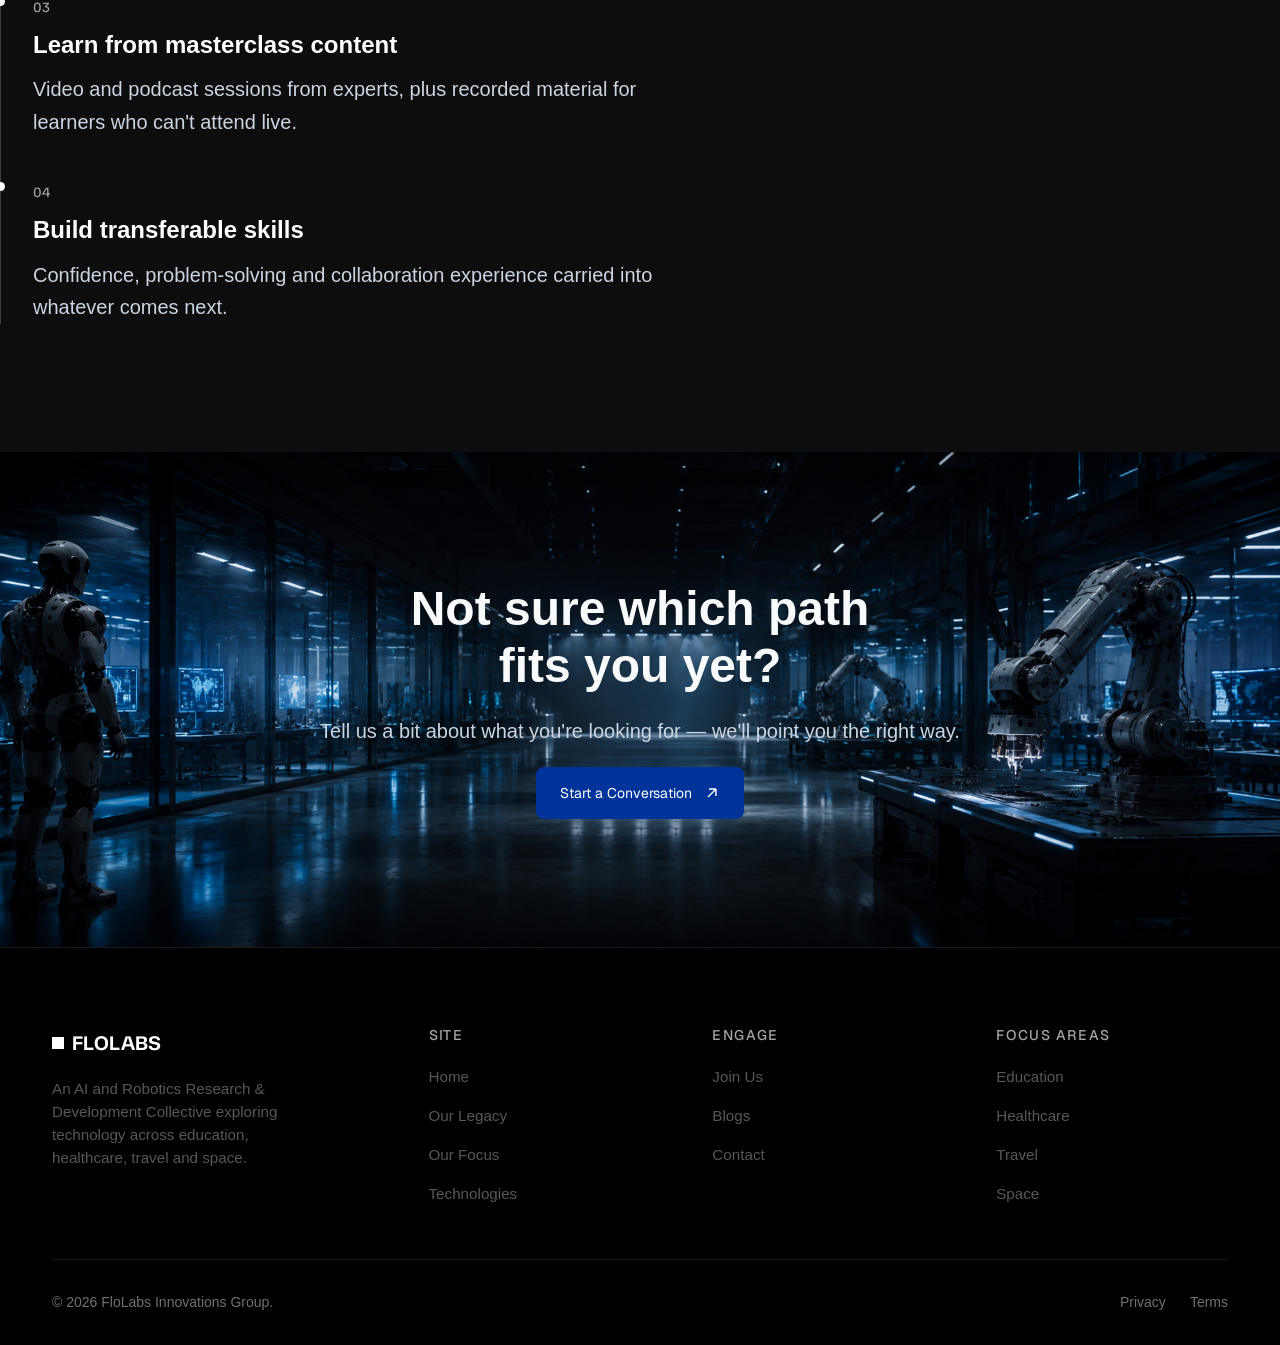
<file: Front-End/HTML/join-us.html>
<!DOCTYPE html>
<html lang="en">
<head>
<meta charset="UTF-8">
<meta name="viewport" content="width=device-width, initial-scale=1.0">
<title>Join Us — FloLabs Innovations Group</title>
<meta name="description" content="Ways to engage with FloLabs Innovations Group — learn through experiential education, collaborate on research, explore careers, or partner with the collective.">
<meta property="og:title" content="Join Us — FloLabs Innovations Group">
<meta property="og:description" content="Learn, collaborate on research, explore careers, or partner with FloLabs.">
<meta property="og:type" content="website">
<link rel="canonical" href="https://www.flolabsinnovations.com/join-us">
<link rel="preconnect" href="https://fonts.googleapis.com">
<link rel="preconnect" href="https://fonts.gstatic.com" crossorigin>
<link href="https://fonts.googleapis.com/css2?family=TASA+Orbiter:wght@400;500;600;700;800&family=Geist:wght@400;500;600;700&display=swap" rel="stylesheet">
<link rel="stylesheet" href="../CSS/tokens.css">
<link rel="stylesheet" href="../CSS/base.css">
<link rel="stylesheet" href="../CSS/join-us.css">
</head>
<body data-page="join">
<a href="#main" class="skip-link">Skip to content</a>

<header class="site-header">
  <div class="site-header__inner">
    <a href="/index.html" class="logo" aria-label="FloLabs Innovations Group — Home">
      <img src="../Assets/Today2.png" alt="FloLabs Innovations Group" class="logo__image">
      <span class="logo__name" aria-hidden="true">
        <span class="logo__name-main">FloLabs Innovations</span><span class="logo__group">Group</span>
      </span>
    </a>
    <nav class="primary-nav" aria-label="Primary">
      <ul class="primary-nav__list">
        <li><a href="/index.html" class="primary-nav__link" data-nav="home">Home</a></li>
        <li><a href="our-legacy.html" class="primary-nav__link" data-nav="legacy">Who We Are</a></li>
        <li><a href="our-focus.html" class="primary-nav__link" data-nav="focus">Our Focus</a></li>
        <li><a href="technologies.html" class="primary-nav__link" data-nav="tech">Technologies</a></li>
        <li><a href="join-us.html" class="primary-nav__link" data-nav="join">Join Us</a></li>
        <li><a href="blogs.html" class="primary-nav__link" data-nav="blogs">Blogs</a></li>
        <li><a href="contact.html" class="primary-nav__link" data-nav="contact">Contact</a></li>
      </ul>
    </nav>
    <div class="header-actions">
      <a href="contact.html" class="btn btn-solid">Start a Conversation</a>
      <button class="nav-toggle" aria-label="Open menu" aria-expanded="false"><span></span><span></span><span></span></button>
    </div>
  </div>
</header>

<nav class="mobile-nav" aria-label="Mobile">
  <div class="mobile-nav__top">
    <a href="/index.html" class="logo" aria-label="FloLabs Innovations Group — Home">
      <img src="../Assets/Today2.png" alt="FloLabs Innovations Group" class="logo__image">
      <span class="logo__name" aria-hidden="true">
        <span class="logo__name-main">FloLabs Innovations</span><span class="logo__group">Group</span>
      </span>
    </a>
    <button class="mobile-nav__close nav-toggle" aria-label="Close menu" aria-expanded="true"><span></span><span></span><span></span></button>
  </div>
  <ul class="mobile-nav__list">
    <li><a href="/index.html" class="mobile-nav__link"><span class="idx">01</span>Home</a></li>
    <li><a href="our-legacy.html" class="mobile-nav__link"><span class="idx">02</span>Who We Are</a></li>
    <li><a href="our-focus.html" class="mobile-nav__link"><span class="idx">03</span>Our Focus</a></li>
    <li><a href="technologies.html" class="mobile-nav__link"><span class="idx">04</span>Technologies</a></li>
    <li><a href="join-us.html" class="mobile-nav__link"><span class="idx">05</span>Join Us</a></li>
    <li><a href="blogs.html" class="mobile-nav__link"><span class="idx">06</span>Blogs</a></li>
    <li><a href="contact.html" class="mobile-nav__link"><span class="idx">07</span>Contact</a></li>
  </ul>
  <div class="mobile-nav__footer"><a href="contact.html" class="btn btn-solid">Start a Conversation</a></div>
</nav>

<main id="main">

  <section class="join-open">
    <div class="container-wide">
      <p class="eyebrow reveal">Join Us</p>
      <h1 class="join-open__title reveal">There's more <br>than one <span class="hero__headline-outline">Way in.</span></h1>
      <p class="join-open__lead reveal">
        FloLabs is built by people who learn, research, build and collaborate together. Whichever path
        fits you, it starts with a conversation.
      </p>
    </div>
  </section>

  <!-- ============ PATHWAYS ============ -->
  <section class="pathways">
    <div class="pathway pathway--01 reveal">
      <div class="container-wide pathway__inner">
        <span class="pathway__idx">01</span>
        <div class="pathway__body">
          <h2>Learn</h2>
          <p class="pathway__lead">Join the experiential education programme in AI, robotics and entrepreneurship.</p>
          <p class="pathway__text">
            Built for students, career changers and lifelong learners — the programme is hands-on and
            project-based. Teams work through ideation, research, development and product evolution
            together, supported by masterclass video and podcast content from experts, with recorded
            material for anyone who can't attend live. Learning is remote-friendly, built for global
            collaboration.
          </p>
          <a href="contact.html" class="btn btn-ghost">Ask about the education programme</a>
        </div>
      </div>
    </div>

    <div class="pathway pathway--02 reveal">
      <div class="container-wide pathway__inner">
        <span class="pathway__idx">02</span>
        <div class="pathway__body">
          <h2>Collaborate on Research</h2>
          <p class="pathway__lead">Work alongside FloLabs on AI and robotics research.</p>
          <p class="pathway__text">
            FloLabs' research spans autonomous systems, collaborative robotics, human-robot interaction,
            connected intelligence and applied domains like healthcare and travel. If you're a researcher,
            engineer or technologist interested in contributing to any of these areas, we'd like to hear
            what you're working on.
          </p>
          <a href="technologies.html" class="btn btn-ghost">See the research areas</a>
        </div>
      </div>
    </div>

    <div class="pathway pathway--03 reveal">
      <div class="container-wide pathway__inner">
        <span class="pathway__idx">03</span>
        <div class="pathway__body">
          <h2>Careers</h2>
          <p class="pathway__lead">FloLabs grows its team around active research and initiatives.</p>
          <p class="pathway__text">
            There isn't always a formal listing for every opening — the fastest way to be considered is to
            reach out directly, tell us what you do, and point to the focus area or initiative that fits
            you best.
          </p>
          <a href="contact.html" class="btn btn-ghost">Get in touch about opportunities</a>
        </div>
      </div>
    </div>

    <div class="pathway pathway--04 reveal">
      <div class="container-wide pathway__inner">
        <span class="pathway__idx">04</span>
        <div class="pathway__body">
          <h2>Partner</h2>
          <p class="pathway__lead">Explore a joint research effort, pilot, or collaboration.</p>
          <p class="pathway__text">
            Organisations working in education, healthcare, travel, robotics or space-adjacent fields are
            welcome to start a conversation about where FloLabs' research direction might intersect with
            yours.
          </p>
          <a href="contact.html" class="btn btn-ghost">Propose a partnership</a>
        </div>
      </div>
    </div>
  </section>

  <!-- ============ HOW EXPERIENTIAL LEARNING WORKS — step timeline ============ -->
  <section class="section learn-steps">
    <div class="container-wide">
      <p class="eyebrow reveal">Inside the Learning Model</p>
      <h2 class="reveal">What hands-on<br>actually means.</h2>
    </div>
    <div class="container-wide learn-steps__list">
      <div class="lstep reveal">
        <div class="lstep__dot"></div>
        <div class="lstep__body">
          <span class="lstep__idx">01</span>
          <h3>Team up on real projects</h3>
          <p>Learners work in teams rather than through isolated coursework — mirroring how FloLabs itself operates.</p>
        </div>
      </div>
      <div class="lstep reveal">
        <div class="lstep__dot"></div>
        <div class="lstep__body">
          <span class="lstep__idx">02</span>
          <h3>Move through ideation, research, and development</h3>
          <p>The same research → experimentation → development pattern used across FloLabs' own initiatives.</p>
        </div>
      </div>
      <div class="lstep reveal">
        <div class="lstep__dot"></div>
        <div class="lstep__body">
          <span class="lstep__idx">03</span>
          <h3>Learn from masterclass content</h3>
          <p>Video and podcast sessions from experts, plus recorded material for learners who can't attend live.</p>
        </div>
      </div>
      <div class="lstep reveal">
        <div class="lstep__dot"></div>
        <div class="lstep__body">
          <span class="lstep__idx">04</span>
          <h3>Build transferable skills</h3>
          <p>Confidence, problem-solving and collaboration experience carried into whatever comes next.</p>
        </div>
      </div>
    </div>
  </section>

  <section class="join-cta">
    <div class="container-wide join-cta__inner reveal">
      <h2>Not sure which path<br>fits you yet?</h2>
      <p>Tell us a bit about what you're looking for — we'll point you the right way.</p>
      <a href="contact.html" class="btn btn-solid btn-arrow">
        Start a Conversation
        <svg width="16" height="16" viewBox="0 0 16 16" fill="none"><path d="M4 12L12 4M12 4H5M12 4V11" stroke="currentColor" stroke-width="1.4"/></svg>
      </a>
    </div>
  </section>

</main>

<footer class="site-footer">
  <div class="container-wide">
    <div class="footer-top">
      <div class="footer-brand">
        <a href="index.html" class="logo"><span class="logo__mark" aria-hidden="true"></span>FLOLABS</a>
        <p>An AI and Robotics Research &amp; Development Collective exploring technology across education, healthcare, travel and space.</p>
      </div>
      <div class="footer-col">
        <h4>Site</h4>
        <ul>
          <li><a href="/index.html">Home</a></li>
          <li><a href="our-legacy.html">Our Legacy</a></li>
          <li><a href="our-focus.html">Our Focus</a></li>
          <li><a href="technologies.html">Technologies</a></li>
        </ul>
      </div>
      <div class="footer-col">
        <h4>Engage</h4>
        <ul>
          <li><a href="join-us.html">Join Us</a></li>
          <li><a href="blogs.html">Blogs</a></li>
          <li><a href="contact.html">Contact</a></li>
        </ul>
      </div>
      <div class="footer-col">
        <h4>Focus Areas</h4>
        <ul>
          <li><a href="our-focus.html#education">Education</a></li>
          <li><a href="our-focus.html#healthcare">Healthcare</a></li>
          <li><a href="our-focus.html#travel">Travel</a></li>
          <li><a href="our-focus.html#space">Space</a></li>
        </ul>
      </div>
    </div>
    <div class="footer-bottom">
      <p>© <span data-year>2026</span> FloLabs Innovations Group.</p>
      <div class="footer-legal"><a href="#">Privacy</a><a href="#">Terms</a></div>
    </div>
  </div>
</footer>

<script src="../JavaScript/main.js"></script>
</body>
</html>
</file>
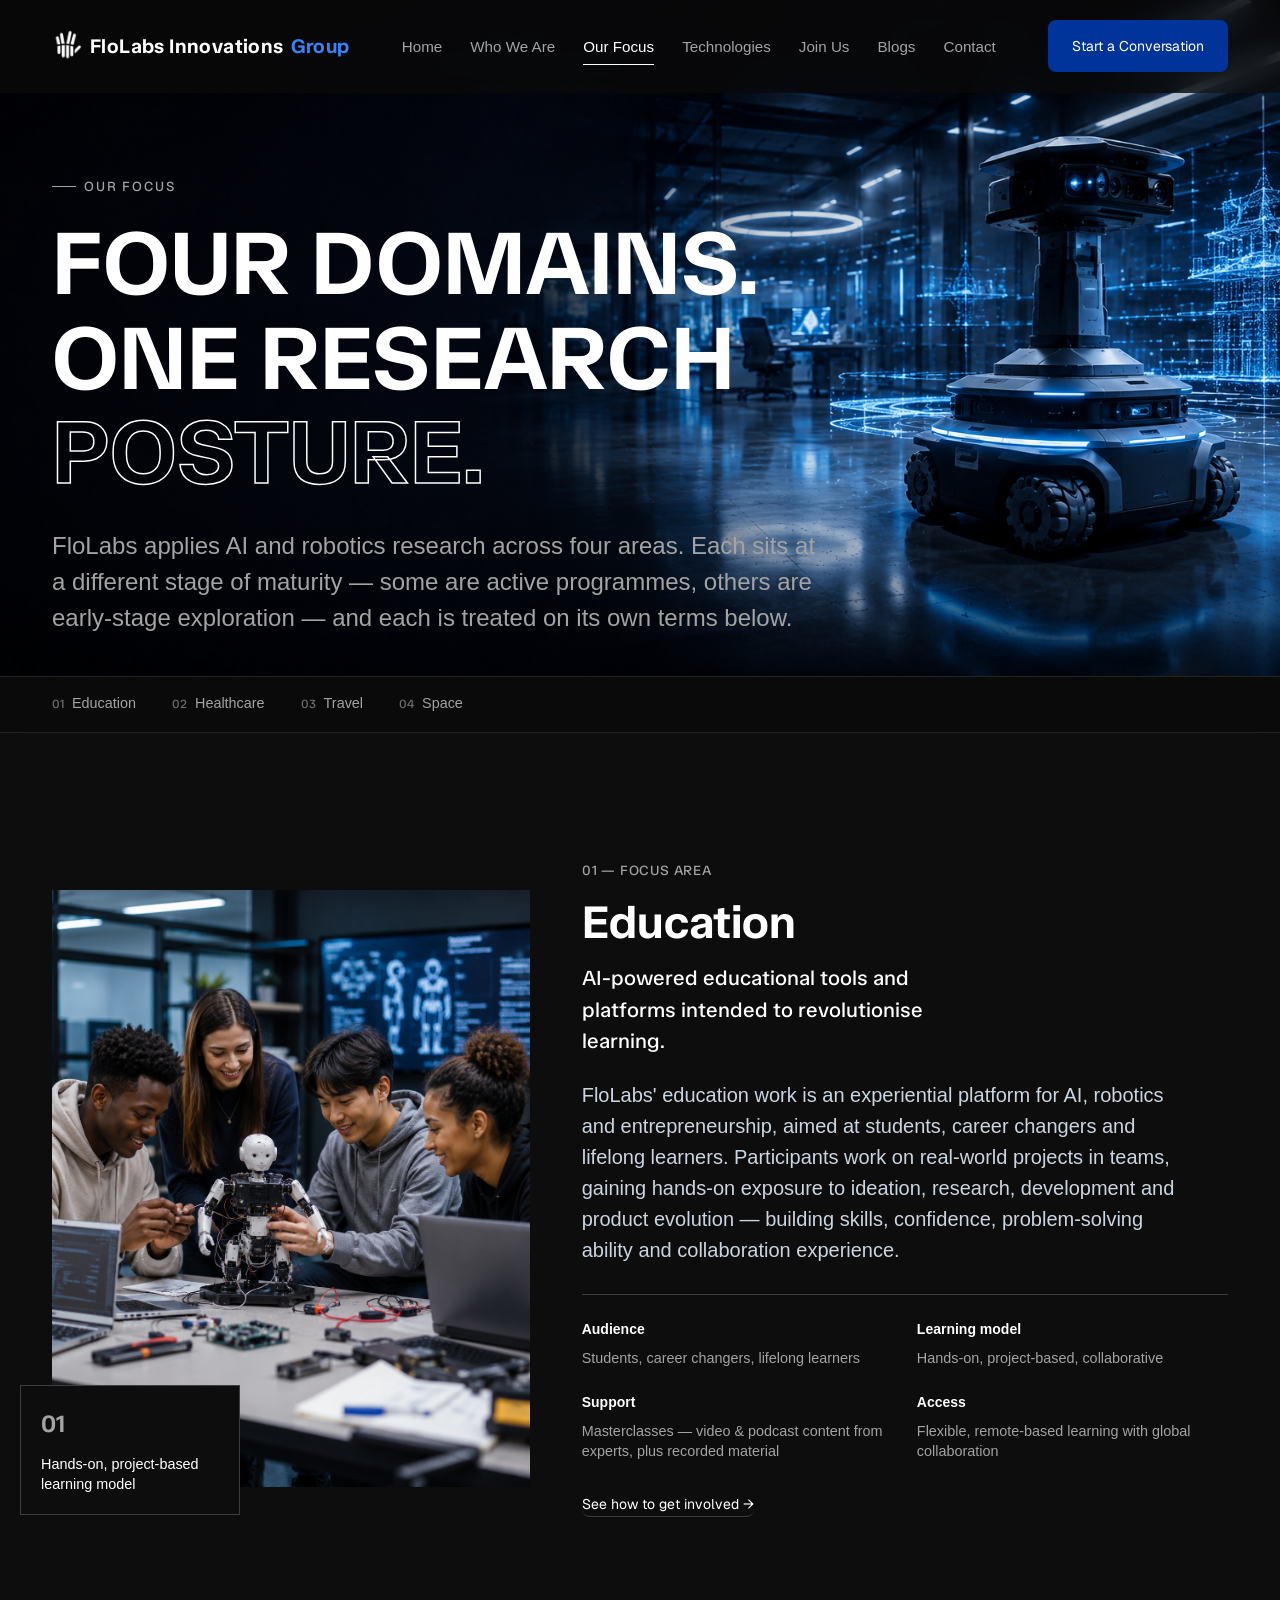
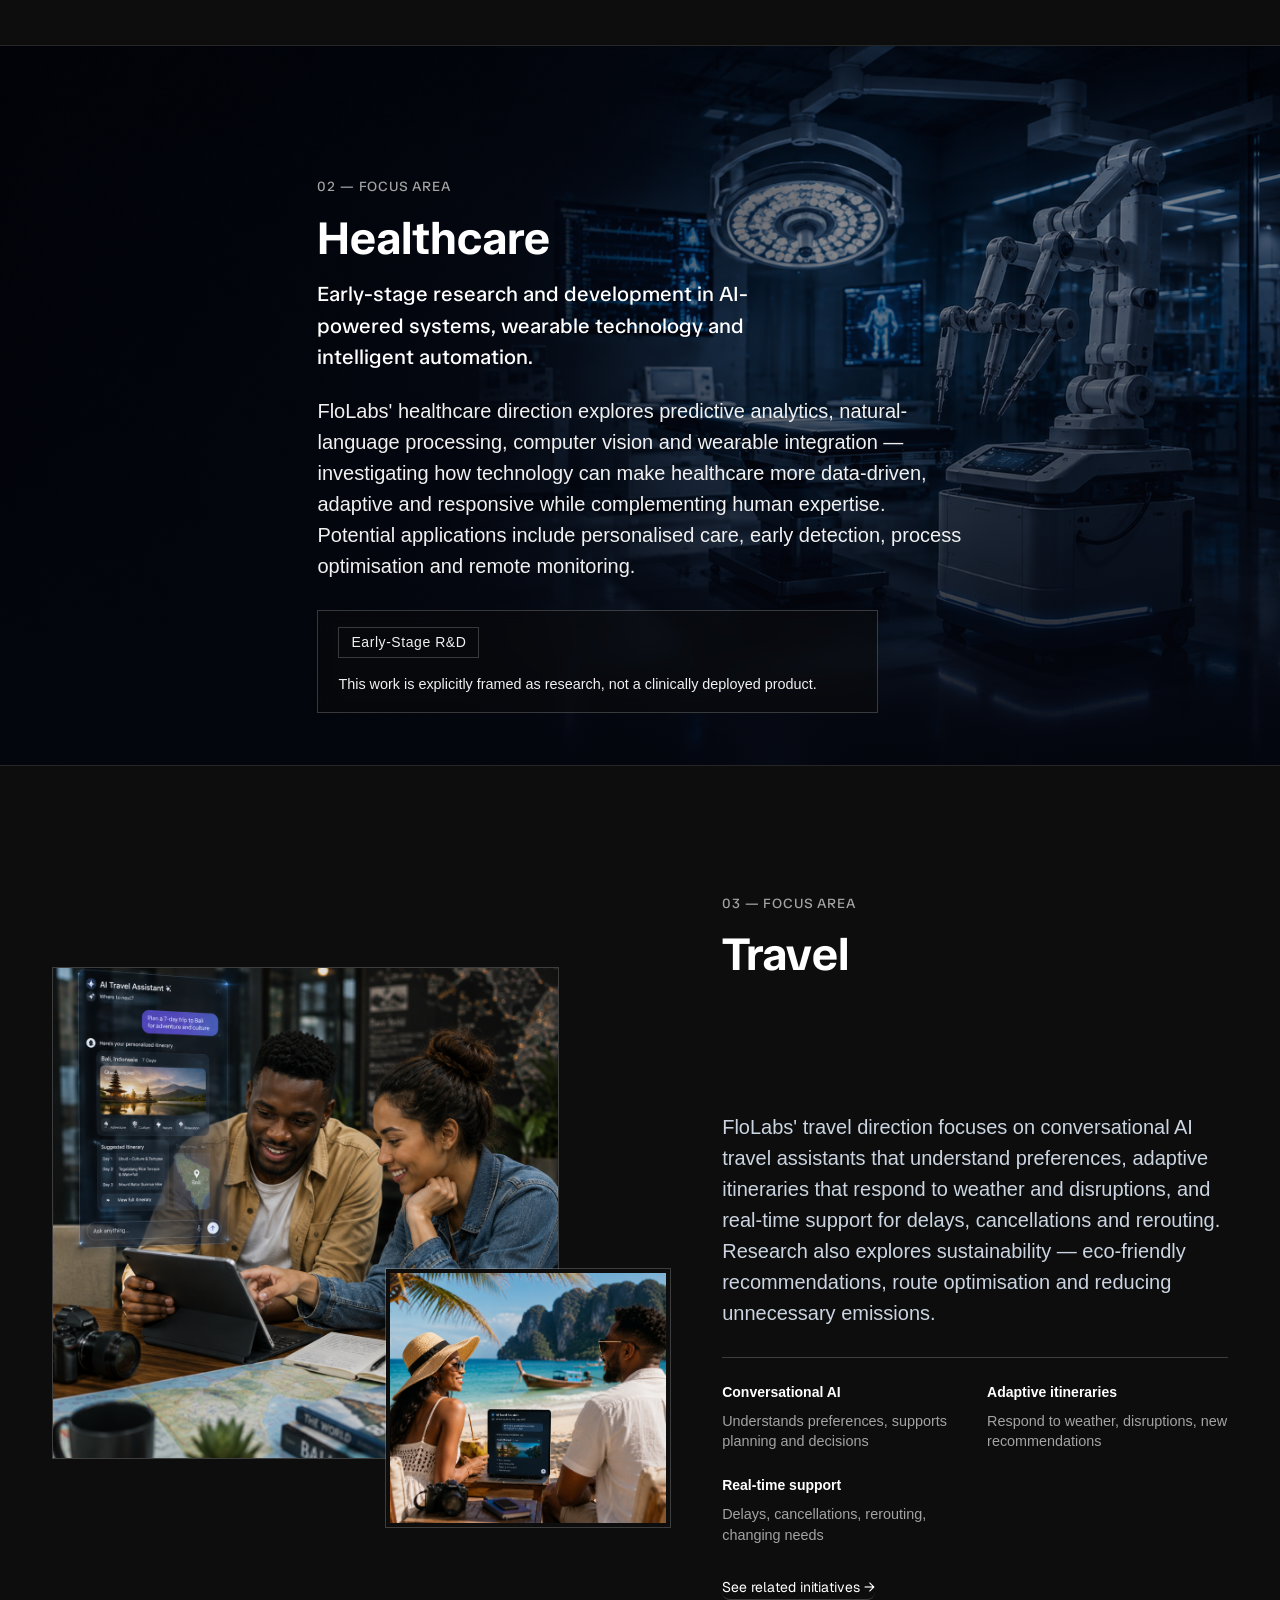
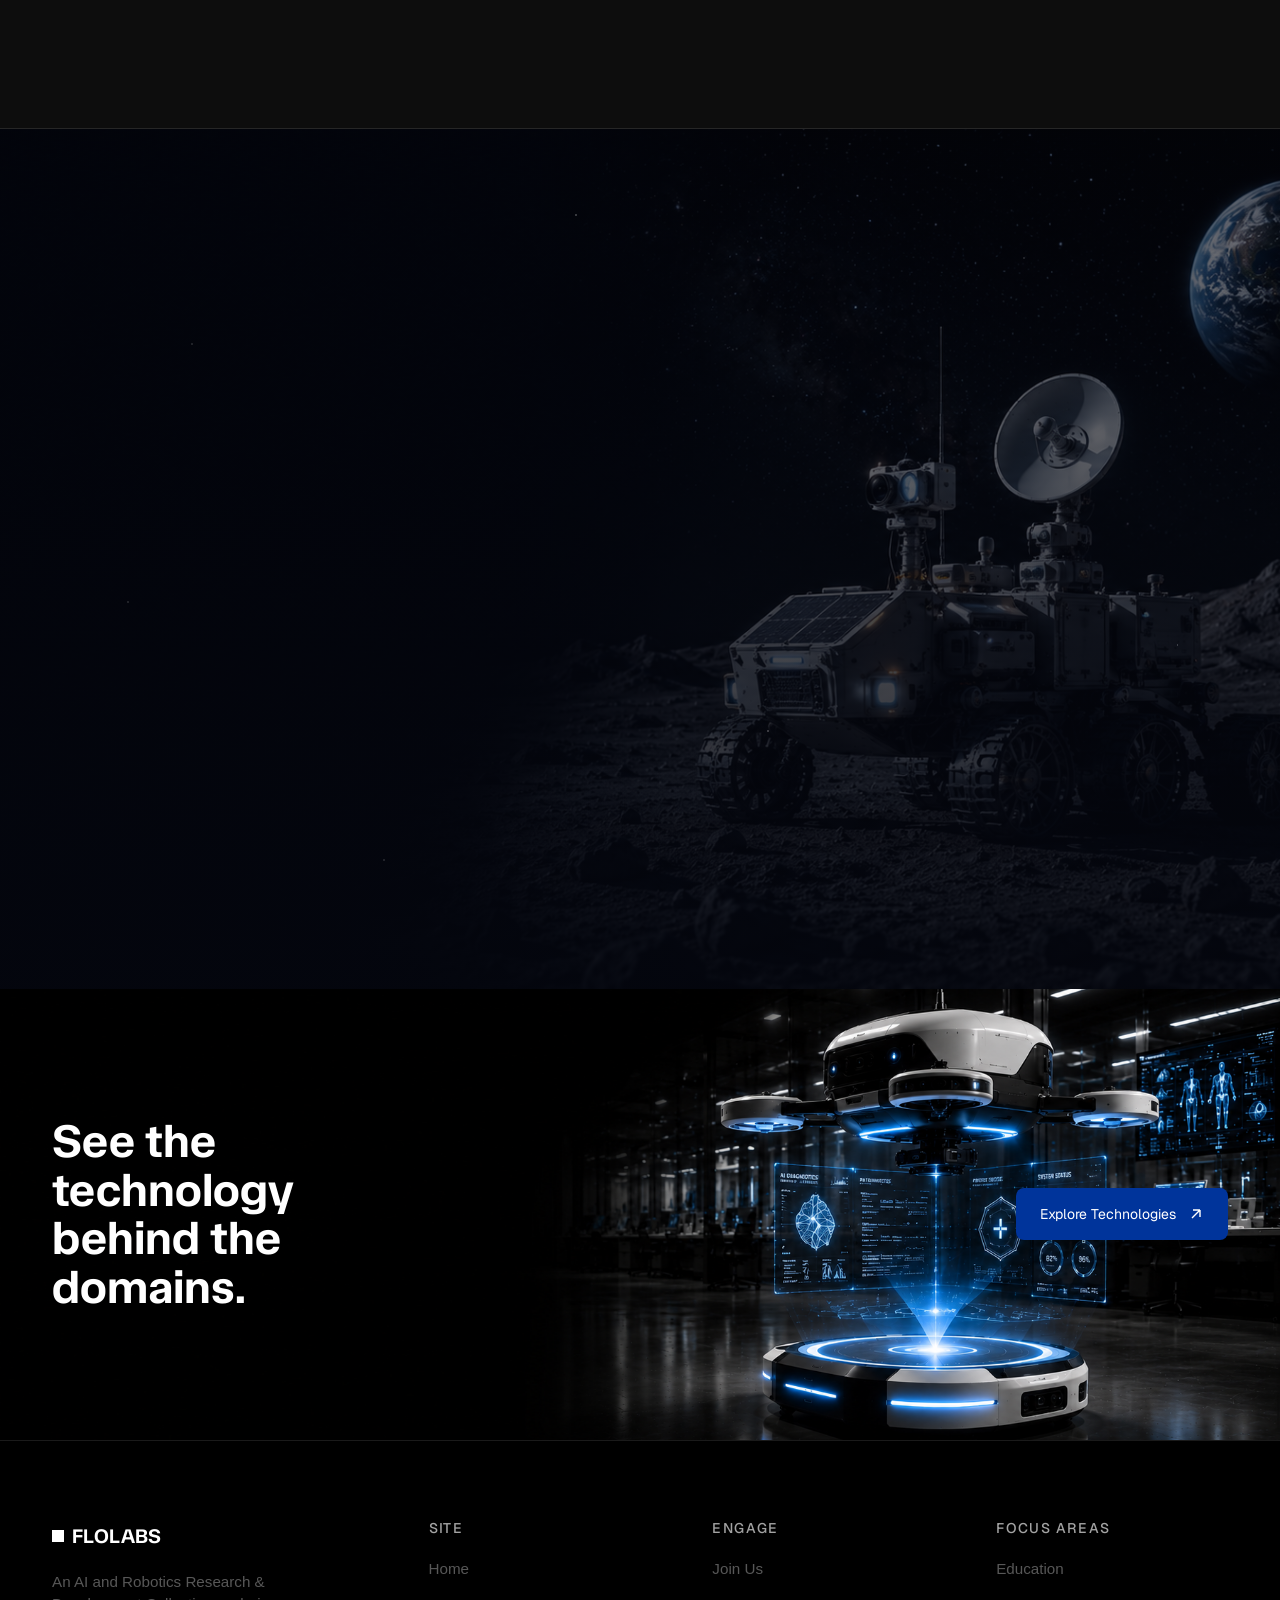
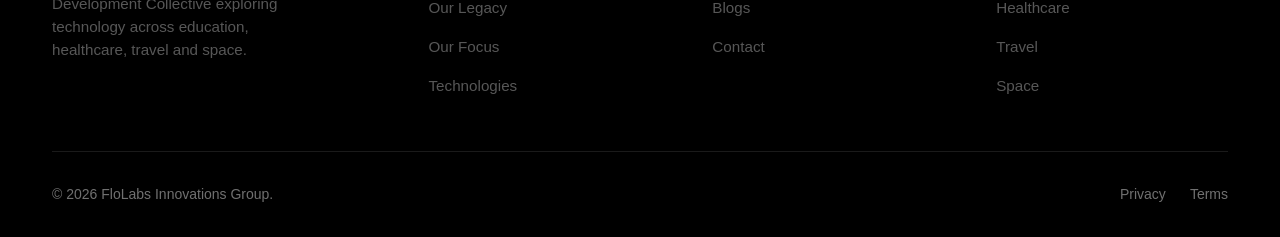
<file: Front-End/HTML/our-focus.html>
<!DOCTYPE html>
<html lang="en">
<head>
<meta charset="UTF-8">
<meta name="viewport" content="width=device-width, initial-scale=1.0">
<title>Our Focus — FloLabs Innovations Group</title>
<meta name="description" content="Where FloLabs applies innovation: Education, Healthcare, Travel and Space — four domains of applied AI and robotics research.">
<meta property="og:title" content="Our Focus — FloLabs Innovations Group">
<meta property="og:description" content="Education, Healthcare, Travel and Space — four domains of applied AI and robotics research.">
<meta property="og:type" content="website">
<link rel="canonical" href="https://www.flolabsinnovations.com/our-focus">
<link rel="preconnect" href="https://fonts.googleapis.com">
<link rel="preconnect" href="https://fonts.gstatic.com" crossorigin>
<link href="https://fonts.googleapis.com/css2?family=TASA+Orbiter:wght@400;500;600;700;800&family=Geist:wght@400;500;600;700&display=swap" rel="stylesheet">
<link rel="stylesheet" href="../CSS/tokens.css">
<link rel="stylesheet" href="../CSS/base.css">
<link rel="stylesheet" href="../CSS/our-focus.css">
</head>
<body data-page="focus">
<a href="#main" class="skip-link">Skip to content</a>

<header class="site-header">
  <div class="site-header__inner">
    <a href="/index.html" class="logo" aria-label="FloLabs Innovations Group — Home">
      <img src="../Assets/Today2.png" alt="FloLabs Innovations Group" class="logo__image">
      <span class="logo__name" aria-hidden="true">
        <span class="logo__name-main">FloLabs Innovations</span><span class="logo__group">Group</span>
      </span>
    </a>
    <nav class="primary-nav" aria-label="Primary">
      <ul class="primary-nav__list">
        <li><a href="/index.html" class="primary-nav__link" data-nav="home">Home</a></li>
        <li><a href="our-legacy.html" class="primary-nav__link" data-nav="legacy">Who We Are</a></li>
        <li><a href="our-focus.html" class="primary-nav__link" data-nav="focus">Our Focus</a></li>
        <li><a href="technologies.html" class="primary-nav__link" data-nav="tech">Technologies</a></li>
        <li><a href="join-us.html" class="primary-nav__link" data-nav="join">Join Us</a></li>
        <li><a href="blogs.html" class="primary-nav__link" data-nav="blogs">Blogs</a></li>
        <li><a href="contact.html" class="primary-nav__link" data-nav="contact">Contact</a></li>
      </ul>
    </nav>
    <div class="header-actions">
      <a href="contact.html" class="btn btn-solid">Start a Conversation</a>
      <button class="nav-toggle" aria-label="Open menu" aria-expanded="false"><span></span><span></span><span></span></button>
    </div>
  </div>
</header>

<nav class="mobile-nav" aria-label="Mobile">
  <div class="mobile-nav__top">
    <a href="/index.html" class="logo" aria-label="FloLabs Innovations Group — Home">
      <img src="../Assets/Today2.png" alt="FloLabs Innovations Group" class="logo__image">
      <span class="logo__name" aria-hidden="true">
        <span class="logo__name-main">FloLabs Innovations</span><span class="logo__group">Group</span>
      </span>
    </a>
    <button class="mobile-nav__close nav-toggle" aria-label="Close menu" aria-expanded="true"><span></span><span></span><span></span></button>
  </div>
  <ul class="mobile-nav__list">
    <li><a href="/index.html" class="mobile-nav__link"><span class="idx">01</span>Home</a></li>
    <li><a href="our-legacy.html" class="mobile-nav__link"><span class="idx">02</span>Who We Are</a></li>
    <li><a href="our-focus.html" class="mobile-nav__link"><span class="idx">03</span>Our Focus</a></li>
    <li><a href="technologies.html" class="mobile-nav__link"><span class="idx">04</span>Technologies</a></li>
    <li><a href="join-us.html" class="mobile-nav__link"><span class="idx">05</span>Join Us</a></li>
    <li><a href="blogs.html" class="mobile-nav__link"><span class="idx">06</span>Blogs</a></li>
    <li><a href="contact.html" class="mobile-nav__link"><span class="idx">07</span>Contact</a></li>
  </ul>
  <div class="mobile-nav__footer"><a href="contact.html" class="btn btn-solid">Start a Conversation</a></div>
</nav>

<main id="main">

  <!-- ============ OPENER ============ -->
  <section class="focus-open">
    <div class="container-wide">
      <p class="eyebrow reveal">Our Focus</p>
      <h1 class="focus-open__title reveal">Four domains.<br>One research <span class="hero__headline-outline">posture.</span></h1>
      <p class="focus-open__lead reveal">
        FloLabs applies AI and robotics research across four areas. Each sits at a different stage of
        maturity — some are active programmes, others are early-stage exploration — and each is treated
        on its own terms below.
      </p>
    </div>
  </section>

  <!-- ============ STICKY DOMAIN RAIL ============ -->
  <nav class="domain-rail" aria-label="Jump to focus area">
    <div class="container-wide domain-rail__inner">
      <a href="#education" class="domain-rail__link"><span>01</span>Education</a>
      <a href="#healthcare" class="domain-rail__link"><span>02</span>Healthcare</a>
      <a href="#travel" class="domain-rail__link"><span>03</span>Travel</a>
      <a href="#space" class="domain-rail__link"><span>04</span>Space</a>
    </div>
  </nav>

  <!-- ============ 01 EDUCATION — editorial split, floating callout ============ -->
  <section class="domain domain--education" id="education">
    <div class="container-wide domain-edu__grid">
      <div class="domain-edu__media slide-left">
        <img src="../Assets/Hands-on-project.png" alt="Learners collaborating on a hands-on AI and robotics project" loading="lazy">
        <div class="domain-edu__callout">
          <span class="domain-edu__callout-num">01</span>
          <p>Hands-on, project-based learning model</p>
        </div>
      </div>
      <div class="domain__content">
        <span class="domain__num reveal">01 — Focus Area</span>
        <h2 class="reveal">Education</h2>
        <p class="domain__lead reveal">AI-powered educational tools and platforms intended to revolutionise learning.</p>
        <p class="domain__text reveal">
          FloLabs' education work is an experiential platform for AI, robotics and entrepreneurship, aimed
          at students, career changers and lifelong learners. Participants work on real-world projects in
          teams, gaining hands-on exposure to ideation, research, development and product evolution —
          building skills, confidence, problem-solving ability and collaboration experience.
        </p>
        <dl class="domain__facts reveal">
          <div><dt>Audience</dt><dd>Students, career changers, lifelong learners</dd></div>
          <div><dt>Learning model</dt><dd>Hands-on, project-based, collaborative</dd></div>
          <div><dt>Support</dt><dd>Masterclasses — video &amp; podcast content from experts, plus recorded material</dd></div>
          <div><dt>Access</dt><dd>Flexible, remote-based learning with global collaboration</dd></div>
        </dl>
        <a href="join-us.html" class="btn btn-text reveal">See how to get involved →</a>
      </div>
    </div>
  </section>

  <!-- ============ 02 HEALTHCARE — full-bleed immersive banner ============ -->
  <section class="domain-health" id="healthcare">
    <div class="domain-health__media" aria-hidden="true">
      <img src="../Assets/healthcare-focus.png" alt="" loading="lazy">
      <div class="domain-health__scrim"></div>
    </div>
    <div class="container-wide domain-health__inner">
      <span class="domain__num reveal">02 — Focus Area</span>
      <h2 class="reveal">Healthcare</h2>
      <p class="domain__lead domain-health__lead reveal">Early-stage research and development in AI-powered systems, wearable technology and intelligent automation.</p>
      <p class="domain__text domain-health__text reveal">
        FloLabs' healthcare direction explores predictive analytics, natural-language processing,
        computer vision and wearable integration — investigating how technology can make healthcare more
        data-driven, adaptive and responsive while complementing human expertise. Potential applications
        include personalised care, early detection, process optimisation and remote monitoring.
      </p>
      <div class="domain-health__callout reveal">
        <span class="tag tag--research">Early-Stage R&amp;D</span>
        <p>This work is explicitly framed as research, not a clinically deployed product.</p>
      </div>
    </div>
  </section>

  <!-- ============ 03 TRAVEL — asymmetric collage ============ -->
  <section class="domain-travel" id="travel">
    <div class="container-wide domain-travel__grid">
      <div class="domain-travel__media slide-left">
        <div class="domain-travel__media-primary">
          <img src="../Assets/Adaptive-travel-planning.png" alt="Adaptive travel planning powered by conversational AI" loading="lazy">
        </div>
        <div class="domain-travel__media-secondary">
          <img src="../Assets/Trip.png" alt="" loading="lazy">
        </div>
      </div>
      <div class="domain__content">
        <span class="domain__num reveal">03 — Focus Area</span>
        <h2 class="reveal">Travel</h2>
        <p class="domain__lead reveal">Intelligent automation and personalisation intended to improve travel experiences.</p>
        <p class="domain__text reveal">
          FloLabs' travel direction focuses on conversational AI travel assistants that understand
          preferences, adaptive itineraries that respond to weather and disruptions, and real-time support
          for delays, cancellations and rerouting. Research also explores sustainability — eco-friendly
          recommendations, route optimisation and reducing unnecessary emissions.
        </p>
        <dl class="domain__facts reveal">
          <div><dt>Conversational AI</dt><dd>Understands preferences, supports planning and decisions</dd></div>
          <div><dt>Adaptive itineraries</dt><dd>Respond to weather, disruptions, new recommendations</dd></div>
          <div><dt>Real-time support</dt><dd>Delays, cancellations, rerouting, changing needs</dd></div>
        </dl>
        <a href="technologies.html" class="btn btn-text reveal">See related initiatives →</a>
      </div>
    </div>
  </section>

  <!-- ============ 04 SPACE — cinematic full-bleed ============ -->
  <section class="domain-space" id="space">
    <div class="domain-space__media" aria-hidden="true">
      <img src="../Assets/focus-space.png" alt="" loading="lazy">
      <div class="domain-space__scrim"></div>
      <div class="domain-space__stars"></div>
    </div>
    <div class="container-wide domain-space__inner">
      <span class="domain__num reveal">04 — Focus Area</span>
      <h2 class="reveal">Space</h2>
      <p class="domain-space__lead reveal">
        AI-driven technologies and innovation connected to space exploration and travel — framing space as
        both a frontier for exploration and a driver of technology development with implications beyond
        the space sector.
      </p>
      <div class="domain-space__grid reveal-stagger">
        <div class="domain-space__item">
          <h3>Education &amp; entrepreneurship</h3>
          <p>Space-related learning pathways and entrepreneurial opportunity.</p>
        </div>
        <div class="domain-space__item">
          <h3>Commercial space travel</h3>
          <p>An area of exploration discussed as future opportunity.</p>
        </div>
        <div class="domain-space__item">
          <h3>Autonomous technologies</h3>
          <p>Robotics and automation research with off-world applications.</p>
        </div>
        <div class="domain-space__item">
          <h3>Future concepts</h3>
          <p>Habitats, asteroid resources and advanced propulsion — presented as areas of opportunity, not current capability.</p>
        </div>
      </div>
      <p class="domain-space__note reveal">These are presented as areas of exploration FloLabs is investigating — not claims of current commercial operation.</p>
    </div>
  </section>

  <section class="focus-cta">
    <div class="container-wide focus-cta__inner reveal">
      <h2>See the technology<br>behind the domains.</h2>
      <a href="technologies.html" class="btn btn-solid btn-arrow">
        Explore Technologies
        <svg width="16" height="16" viewBox="0 0 16 16" fill="none"><path d="M4 12L12 4M12 4H5M12 4V11" stroke="currentColor" stroke-width="1.4"/></svg>
      </a>
    </div>
  </section>

</main>

<footer class="site-footer">
  <div class="container-wide">
    <div class="footer-top">
      <div class="footer-brand">
        <a href="index.html" class="logo"><span class="logo__mark" aria-hidden="true"></span>FLOLABS</a>
        <p>An AI and Robotics Research &amp; Development Collective exploring technology across education, healthcare, travel and space.</p>
      </div>
      <div class="footer-col">
        <h4>Site</h4>
        <ul>
          <li><a href="/index.html">Home</a></li>
          <li><a href="our-legacy.html">Our Legacy</a></li>
          <li><a href="our-focus.html">Our Focus</a></li>
          <li><a href="technologies.html">Technologies</a></li>
        </ul>
      </div>
      <div class="footer-col">
        <h4>Engage</h4>
        <ul>
          <li><a href="join-us.html">Join Us</a></li>
          <li><a href="blogs.html">Blogs</a></li>
          <li><a href="contact.html">Contact</a></li>
        </ul>
      </div>
      <div class="footer-col">
        <h4>Focus Areas</h4>
        <ul>
          <li><a href="our-focus.html#education">Education</a></li>
          <li><a href="our-focus.html#healthcare">Healthcare</a></li>
          <li><a href="our-focus.html#travel">Travel</a></li>
          <li><a href="our-focus.html#space">Space</a></li>
        </ul>
      </div>
    </div>
    <div class="footer-bottom">
      <p>© <span data-year>2026</span> FloLabs Innovations Group.</p>
      <div class="footer-legal"><a href="#">Privacy</a><a href="#">Terms</a></div>
    </div>
  </div>
</footer>

<script src="../JavaScript/main.js"></script>
</body>
</html>
</file>
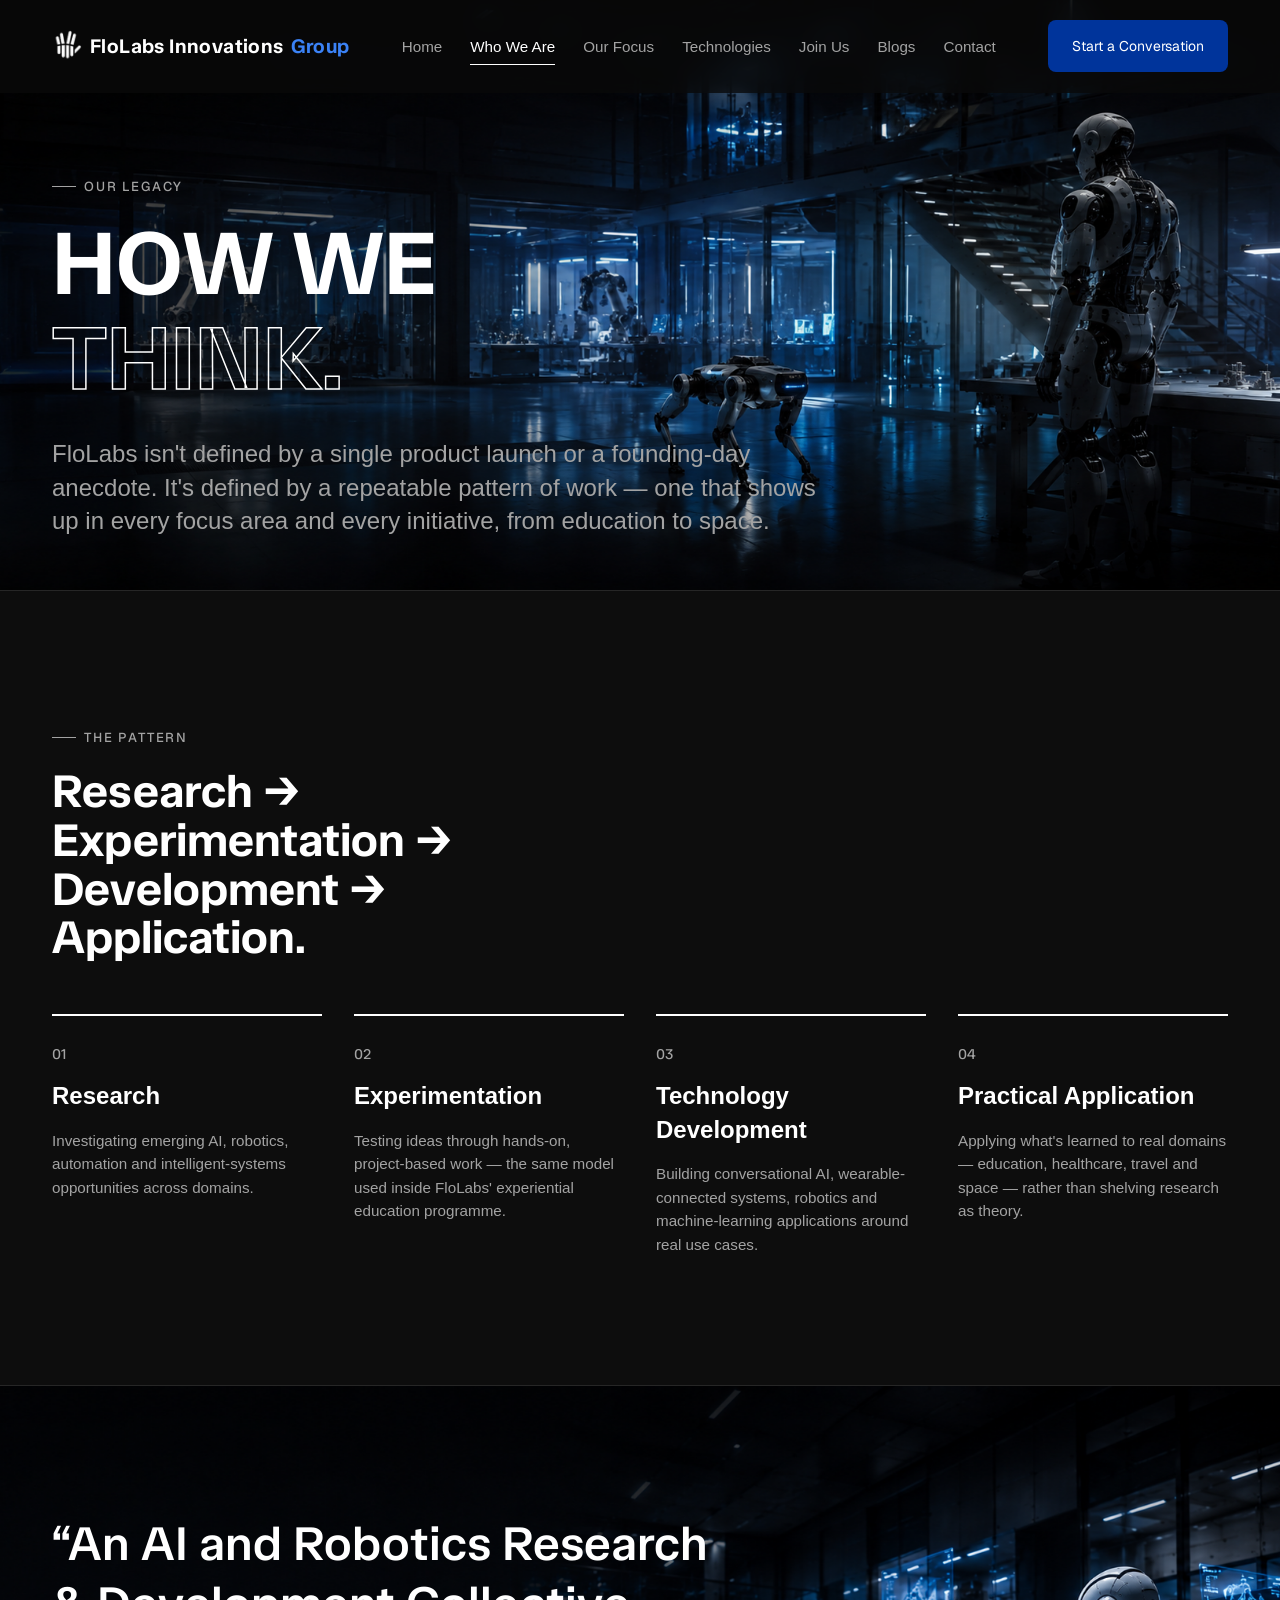
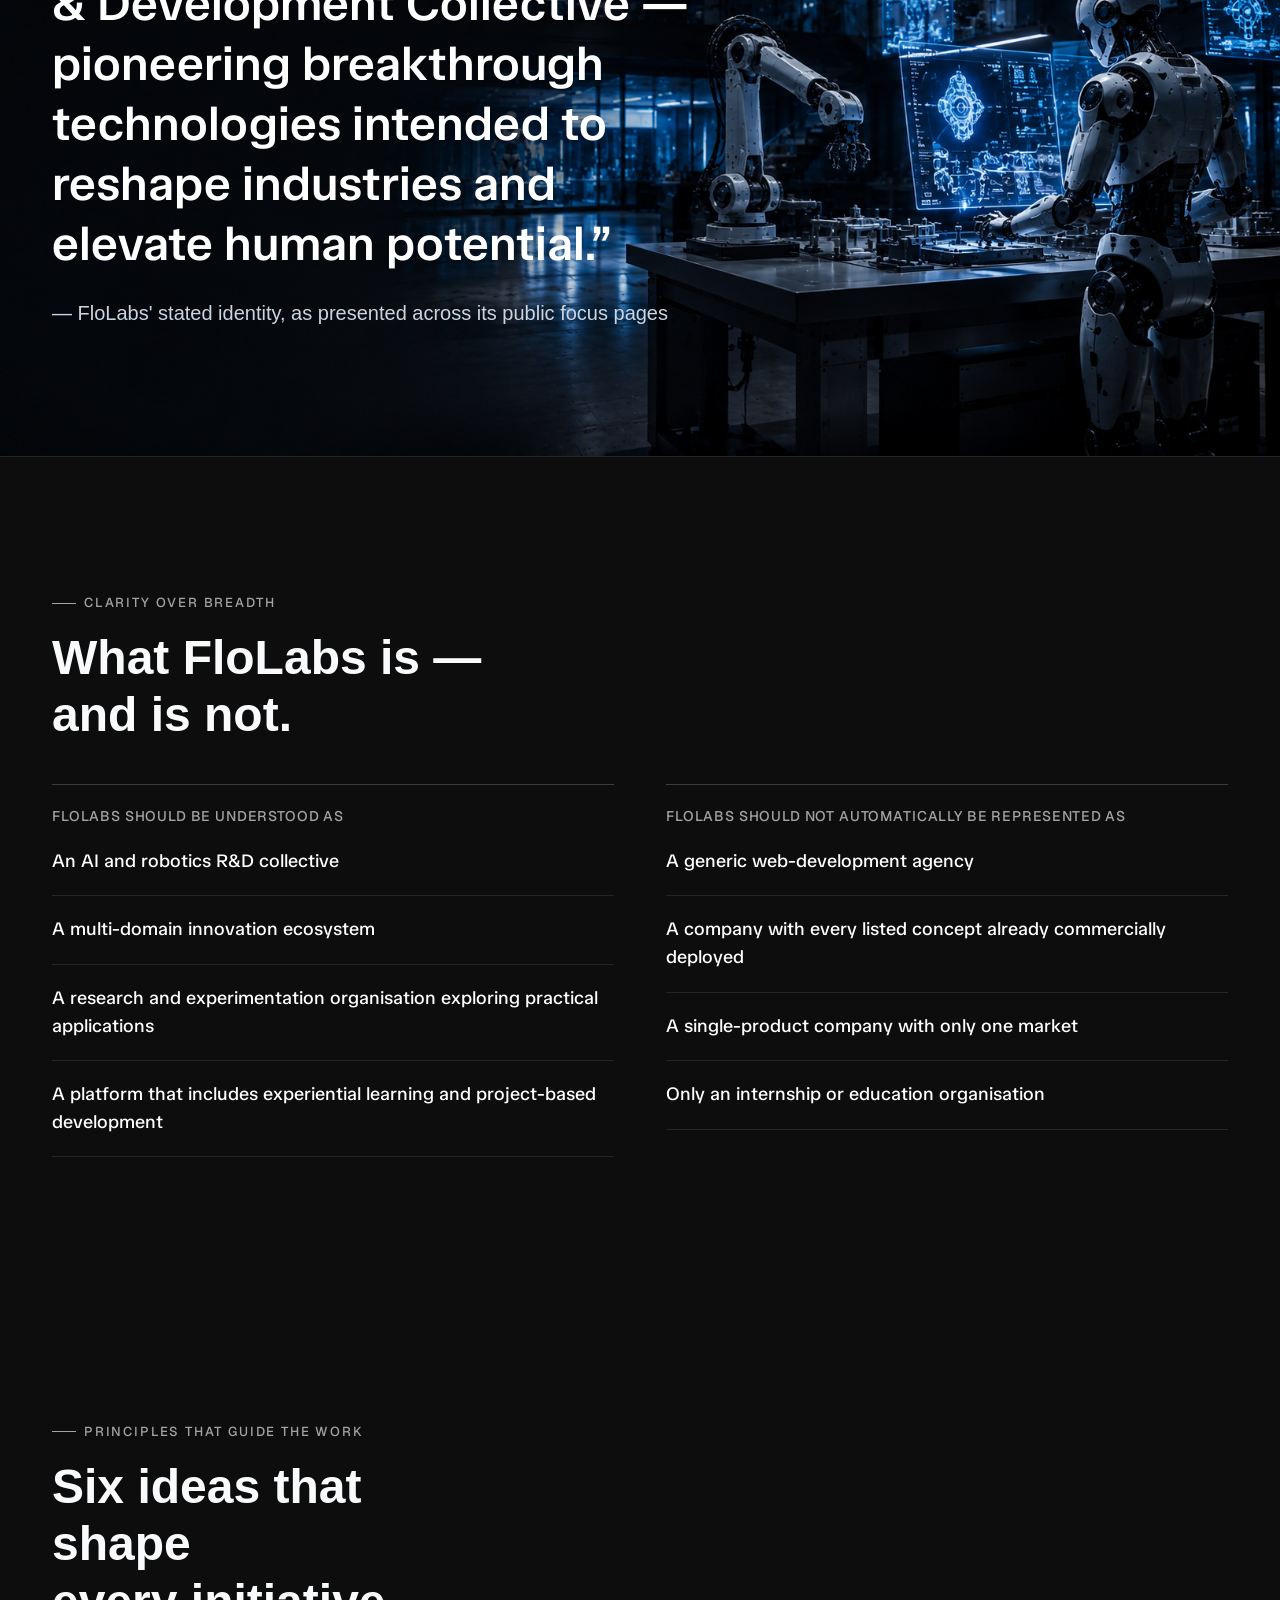
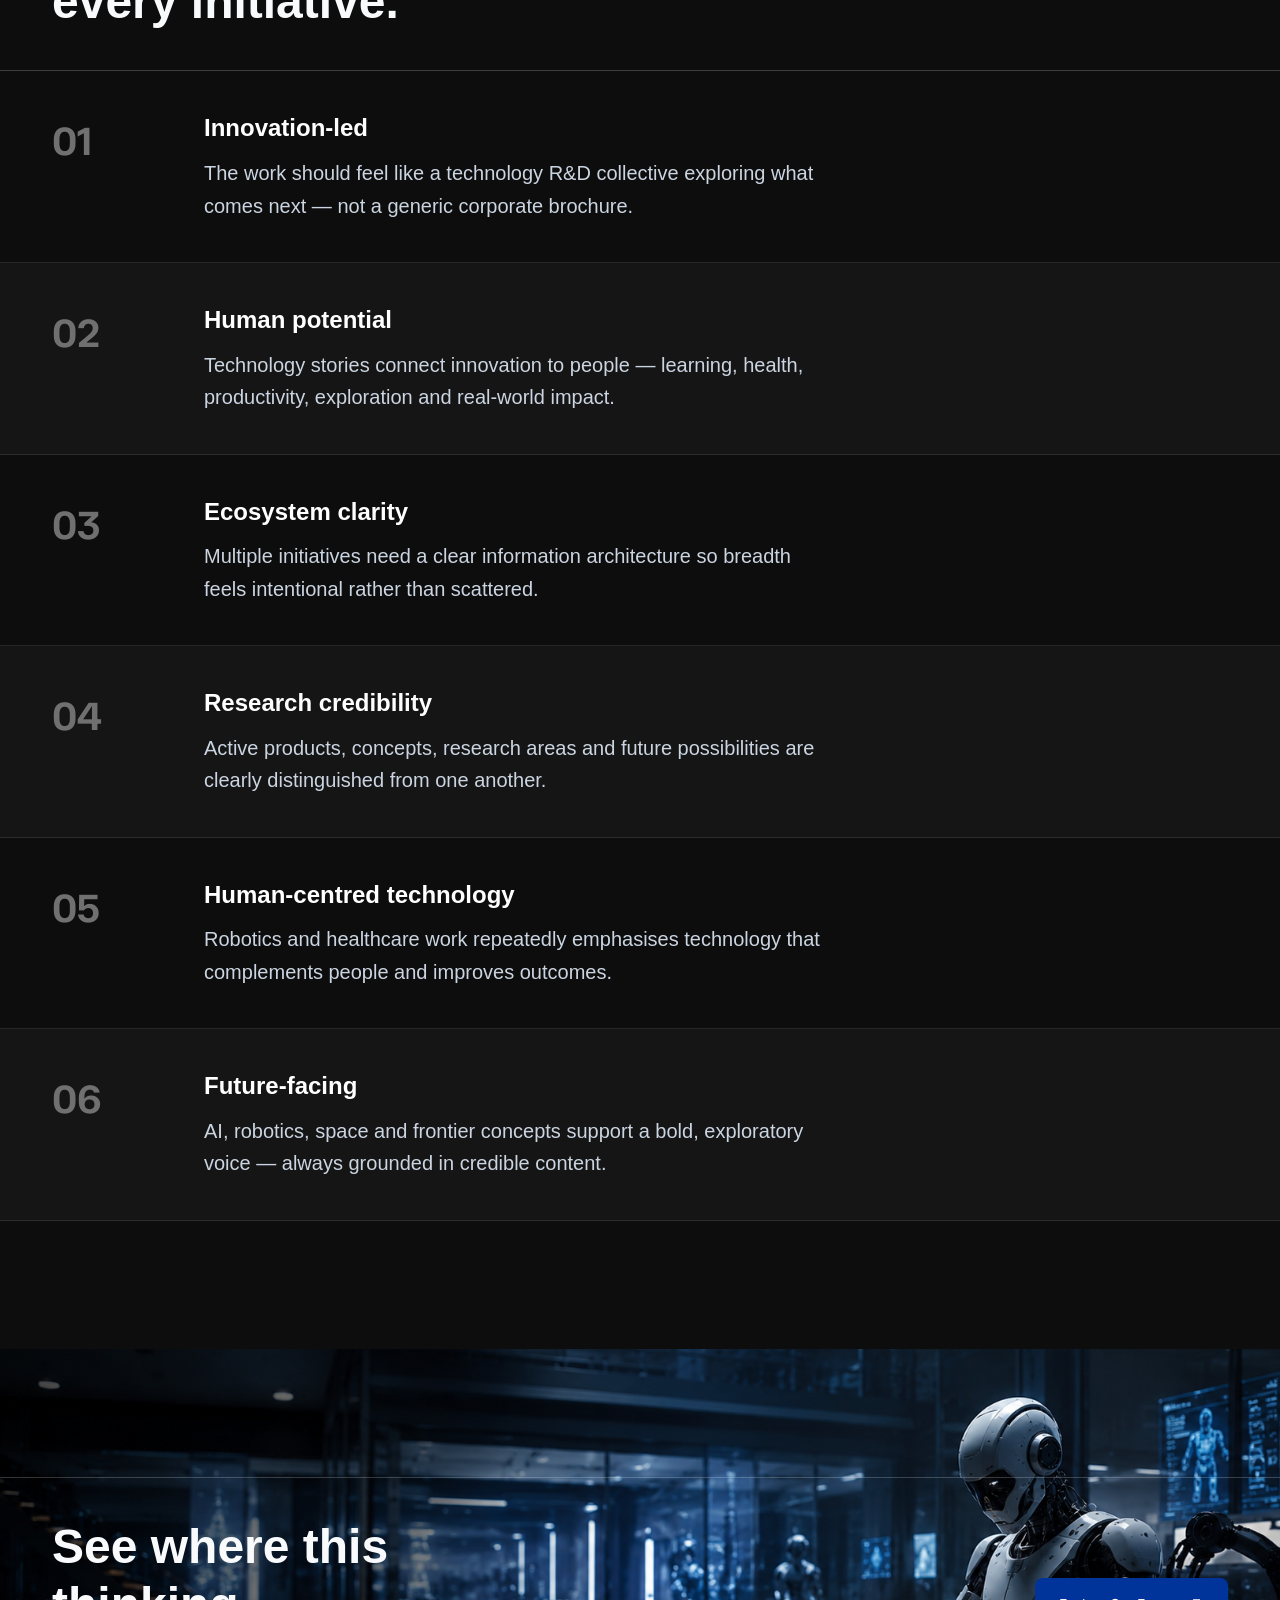
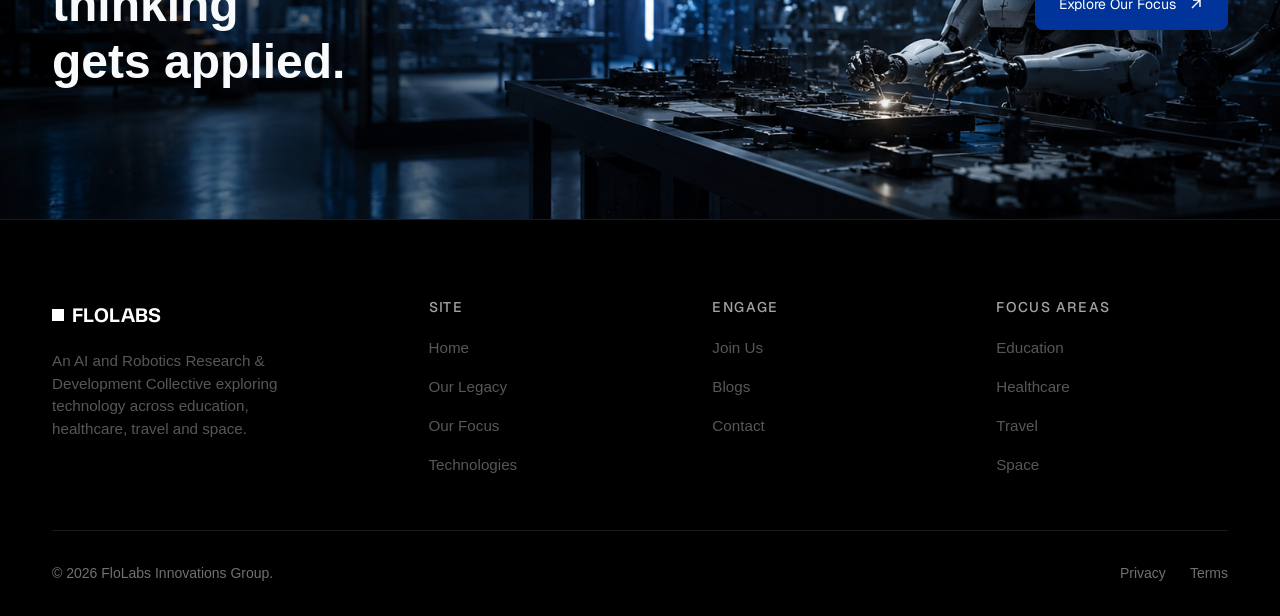
<file: Front-End/HTML/our-legacy.html>
<!DOCTYPE html>
<html lang="en">
<head>
<meta charset="UTF-8">
<meta name="viewport" content="width=device-width, initial-scale=1.0">
<title>Our Legacy — FloLabs Innovations Group</title>
<meta name="description" content="How FloLabs Innovations Group thinks: a research and development collective moving from investigation to experimentation to practical application.">
<meta property="og:title" content="Our Legacy — FloLabs Innovations Group">
<meta property="og:description" content="How FloLabs thinks: research, experimentation and practical application across AI and robotics.">
<meta property="og:type" content="website">
<link rel="canonical" href="https://www.flolabsinnovations.com/our-legacy">
<link rel="preconnect" href="https://fonts.googleapis.com">
<link rel="preconnect" href="https://fonts.gstatic.com" crossorigin>
<link href="https://fonts.googleapis.com/css2?family=TASA+Orbiter:wght@400;500;600;700;800&family=Geist:wght@400;500;600;700&display=swap" rel="stylesheet">
<link rel="stylesheet" href="../CSS/tokens.css">
<link rel="stylesheet" href="../CSS/base.css">
<link rel="stylesheet" href="../CSS/our-legacy.css">
</head>
<body data-page="legacy">
<a href="#main" class="skip-link">Skip to content</a>

<header class="site-header">
  <div class="site-header__inner">
    <a href="/index.html" class="logo" aria-label="FloLabs Innovations Group — Home">
      <img src="../Assets/Today2.png" alt="FloLabs Innovations Group" class="logo__image">
      <span class="logo__name" aria-hidden="true">
        <span class="logo__name-main">FloLabs Innovations</span><span class="logo__group">Group</span>
      </span>
    </a>
    <nav class="primary-nav" aria-label="Primary">
      <ul class="primary-nav__list">
        <li><a href="/index.html" class="primary-nav__link" data-nav="home">Home</a></li>
        <li><a href="our-legacy.html" class="primary-nav__link" data-nav="legacy">Who We Are</a></li>
        <li><a href="our-focus.html" class="primary-nav__link" data-nav="focus">Our Focus</a></li>
        <li><a href="technologies.html" class="primary-nav__link" data-nav="tech">Technologies</a></li>
        <li><a href="join-us.html" class="primary-nav__link" data-nav="join">Join Us</a></li>
        <li><a href="blogs.html" class="primary-nav__link" data-nav="blogs">Blogs</a></li>
        <li><a href="contact.html" class="primary-nav__link" data-nav="contact">Contact</a></li>
      </ul>
    </nav>
    <div class="header-actions">
      <a href="contact.html" class="btn btn-solid">Start a Conversation</a>
      <button class="nav-toggle" aria-label="Open menu" aria-expanded="false"><span></span><span></span><span></span></button>
    </div>
  </div>
</header>

<nav class="mobile-nav" aria-label="Mobile">
  <div class="mobile-nav__top">
    <a href="/index.html" class="logo" aria-label="FloLabs Innovations Group — Home">
      <img src="../Assets/Today2.png" alt="FloLabs Innovations Group" class="logo__image">
      <span class="logo__name" aria-hidden="true">
        <span class="logo__name-main">FloLabs Innovations</span><span class="logo__group">Group</span>
      </span>
    </a>
    <button class="mobile-nav__close nav-toggle" aria-label="Close menu" aria-expanded="true"><span></span><span></span><span></span></button>
  </div>
  <ul class="mobile-nav__list">
    <li><a href="/index.html" class="mobile-nav__link"><span class="idx">01</span>Home</a></li>
    <li><a href="our-legacy.html" class="mobile-nav__link"><span class="idx">02</span>Who We Are</a></li>
    <li><a href="our-focus.html" class="mobile-nav__link"><span class="idx">03</span>Our Focus</a></li>
    <li><a href="technologies.html" class="mobile-nav__link"><span class="idx">04</span>Technologies</a></li>
    <li><a href="join-us.html" class="mobile-nav__link"><span class="idx">05</span>Join Us</a></li>
    <li><a href="blogs.html" class="mobile-nav__link"><span class="idx">06</span>Blogs</a></li>
    <li><a href="contact.html" class="mobile-nav__link"><span class="idx">07</span>Contact</a></li>
  </ul>
  <div class="mobile-nav__footer"><a href="contact.html" class="btn btn-solid">Start a Conversation</a></div>
</nav>

<main id="main">

  <!-- ============ PAGE OPENER — distinct from home hero ============ -->
  <section class="legacy-open">
    <div class="container-wide">
      <p class="eyebrow reveal">Our Legacy</p>
      <h1 class="legacy-open__title reveal">How we<br><span class="hero__headline-outline">Think.</span></h1>
      <p class="legacy-open__lead reveal">
        FloLabs isn't defined by a single product launch or a founding-day anecdote. It's defined by a
        repeatable pattern of work — one that shows up in every focus area and every initiative, from
        education to space.
      </p>
    </div>
  </section>

  <!-- ============ PROCESS TIMELINE (real, sourced sequence) ============ -->
  <section class="section process">
    <div class="container-wide">
      <p class="eyebrow reveal">The Pattern</p>
      <h2 class="process__heading reveal">Research → Experimentation →<br>Development → Application.</h2>
      <div class="process__rail">
        <div class="process__step reveal">
          <span class="process__index">01</span>
          <h3>Research</h3>
          <p>Investigating emerging AI, robotics, automation and intelligent-systems opportunities across domains.</p>
        </div>
        <div class="process__step reveal">
          <span class="process__index">02</span>
          <h3>Experimentation</h3>
          <p>Testing ideas through hands-on, project-based work — the same model used inside FloLabs' experiential education programme.</p>
        </div>
        <div class="process__step reveal">
          <span class="process__index">03</span>
          <h3>Technology Development</h3>
          <p>Building conversational AI, wearable-connected systems, robotics and machine-learning applications around real use cases.</p>
        </div>
        <div class="process__step reveal">
          <span class="process__index">04</span>
          <h3>Practical Application</h3>
          <p>Applying what's learned to real domains — education, healthcare, travel and space — rather than shelving research as theory.</p>
        </div>
      </div>
    </div>
  </section>
  

  <!-- ============ EDITORIAL STATEMENT / PULL QUOTE ============ -->
  <section class="legacy-statement">
    <div class="container-wide">
      <blockquote class="legacy-statement__quote reveal">
        “An AI and Robotics Research &amp; Development Collective — pioneering breakthrough technologies
        intended to reshape industries and elevate human potential.”
      </blockquote>
      <p class="legacy-statement__source reveal">— FloLabs' stated identity, as presented across its public focus pages</p>
    </div>
  </section>

  <!-- ============ WHAT WE ARE / ARE NOT — editorial two column ============ -->
  <section class="section identity-table">
    <div class="container-wide">
      <p class="eyebrow reveal">Clarity Over Breadth</p>
      <h2 class="reveal">What FloLabs is —<br>and is not.</h2>
      <div class="identity-table__grid">
        <div class="identity-table__col slide-left">
          <h3>FloLabs should be understood as</h3>
          <ul>
            <li>An AI and robotics R&amp;D collective</li>
            <li>A multi-domain innovation ecosystem</li>
            <li>A research and experimentation organisation exploring practical applications</li>
            <li>A platform that includes experiential learning and project-based development</li>
          </ul>
        </div>
        <div class="identity-table__col slide-right">
          <h3>FloLabs should not automatically be represented as</h3>
          <ul>
            <li>A generic web-development agency</li>
            <li>A company with every listed concept already commercially deployed</li>
            <li>A single-product company with only one market</li>
            <li>Only an internship or education organisation</li>
          </ul>
        </div>
      </div>
    </div>
  </section>

  <!-- ============ PRINCIPLES — alternating rows ============ -->
  <section class="section principles">
    <div class="container-wide">
      <p class="eyebrow reveal">Principles That Guide the Work</p>
      <h2 class="reveal">Six ideas that shape<br>every initiative.</h2>
    </div>
    <div class="principles__list">
      <div class="principle reveal">
        <span class="principle__num">01</span>
        <div class="principle__body">
          <h3>Innovation-led</h3>
          <p>The work should feel like a technology R&amp;D collective exploring what comes next — not a generic corporate brochure.</p>
        </div>
      </div>
      <div class="principle reveal">
        <span class="principle__num">02</span>
        <div class="principle__body">
          <h3>Human potential</h3>
          <p>Technology stories connect innovation to people — learning, health, productivity, exploration and real-world impact.</p>
        </div>
      </div>
      <div class="principle reveal">
        <span class="principle__num">03</span>
        <div class="principle__body">
          <h3>Ecosystem clarity</h3>
          <p>Multiple initiatives need a clear information architecture so breadth feels intentional rather than scattered.</p>
        </div>
      </div>
      <div class="principle reveal">
        <span class="principle__num">04</span>
        <div class="principle__body">
          <h3>Research credibility</h3>
          <p>Active products, concepts, research areas and future possibilities are clearly distinguished from one another.</p>
        </div>
      </div>
      <div class="principle reveal">
        <span class="principle__num">05</span>
        <div class="principle__body">
          <h3>Human-centred technology</h3>
          <p>Robotics and healthcare work repeatedly emphasises technology that complements people and improves outcomes.</p>
        </div>
      </div>
      <div class="principle reveal">
        <span class="principle__num">06</span>
        <div class="principle__body">
          <h3>Future-facing</h3>
          <p>AI, robotics, space and frontier concepts support a bold, exploratory voice — always grounded in credible content.</p>
        </div>
      </div>
    </div>
  </section>

  <section class="legacy-cta">
    <div class="container-wide legacy-cta__inner reveal">
      <h2>See where this thinking<br>gets applied.</h2>
      <a href="our-focus.html" class="btn btn-solid btn-arrow">
        Explore Our Focus
        <svg width="16" height="16" viewBox="0 0 16 16" fill="none"><path d="M4 12L12 4M12 4H5M12 4V11" stroke="currentColor" stroke-width="1.4"/></svg>
      </a>
    </div>
  </section>

</main>

<footer class="site-footer">
  <div class="container-wide">
    <div class="footer-top">
      <div class="footer-brand">
        <a href="index.html" class="logo"><span class="logo__mark" aria-hidden="true"></span>FLOLABS</a>
        <p>An AI and Robotics Research &amp; Development Collective exploring technology across education, healthcare, travel and space.</p>
      </div>
      <div class="footer-col">
        <h4>Site</h4>
        <ul>
          <li><a href="/index.html">Home</a></li>
          <li><a href="our-legacy.html">Our Legacy</a></li>
          <li><a href="our-focus.html">Our Focus</a></li>
          <li><a href="technologies.html">Technologies</a></li>
        </ul>
      </div>
      <div class="footer-col">
        <h4>Engage</h4>
        <ul>
          <li><a href="join-us.html">Join Us</a></li>
          <li><a href="blogs.html">Blogs</a></li>
          <li><a href="contact.html">Contact</a></li>
        </ul>
      </div>
      <div class="footer-col">
        <h4>Focus Areas</h4>
        <ul>
          <li><a href="our-focus.html#education">Education</a></li>
          <li><a href="our-focus.html#healthcare">Healthcare</a></li>
          <li><a href="our-focus.html#travel">Travel</a></li>
          <li><a href="our-focus.html#space">Space</a></li>
        </ul>
      </div>
    </div>
    <div class="footer-bottom">
      <p>© <span data-year>2026</span> FloLabs Innovations Group.</p>
      <div class="footer-legal"><a href="#">Privacy</a><a href="#">Terms</a></div>
    </div>
  </div>
</footer>

<script src="../JavaScript/main.js"></script>
</body>
</html>
</file>
<file: Front-End/CSS/tokens.css>
/* ============================================
   FLOLABS INNOVATIONS GROUP — DESIGN TOKENS
   ============================================ */

:root {
  /* Color — primary */
  --charcoal: #0D0D0D;
  --black: #000000;
  --ultra-dark-blue: #04060E;

  /* Color — foreground */
  --white: #FFFFFF;
  --grey-light: #F1F1F1;
  --grey-off: #EAEAEA;

  /* Color — neutrals */
  --grey-medium: #575757;
  --grey-medium-light: #A3A3A3;
  --grey-steel: #707070;

  /* Color — semantic */
  --red-error: #F40000;

  /* Color — glass / overlay */
  --glass-06: rgba(255, 255, 255, 0.06);
  --glass-10: rgba(255, 255, 255, 0.10);
  --glass-12: rgba(255, 255, 255, 0.12);
  --glass-18: rgba(255, 255, 255, 0.18);
  --glass-20: rgba(255, 255, 255, 0.20);
  --nav-glass: rgba(10, 10, 10, 0.72);
  --card-glass: rgba(255, 255, 255, 0.03);

  /* Typography */
  --font-display: 'TASA Orbiter', Georgia, serif;
  --font-body: 'Geist', -apple-system, BlinkMacSystemFont, 'Segoe UI', sans-serif;

  /* Type scale (desktop) */
  --fs-display: clamp(3.2rem, 9vw, 11.2rem);
  --fs-h1: clamp(2.25rem, 4.4vw, 2.9rem);
  --fs-h2: clamp(1.75rem, 3vw, 2.25rem);
  --fs-h3: clamp(1.3rem, 2vw, 1.6rem);
  --fs-body-lg: clamp(1.15rem, 1.6vw, 1.625rem);
  --fs-body: 1.125rem;
  --fs-label: 1rem;
  --fs-caption: 0.875rem;
  --fs-eyebrow: 0.8125rem;

  /* Spacing (4px base unit) */
  --sp-1: 4px;
  --sp-2: 8px;
  --sp-3: 12px;
  --sp-4: 16px;
  --sp-5: 20px;
  --sp-6: 24px;
  --sp-7: 28px;
  --sp-8: 32px;
  --sp-9: 36px;
  --sp-10: 40px;
  --sp-13: 52px;
  --sp-20: 80px;

  /* Layout */
  --container-max: 1200px;
  --container-wide: 1400px;
  --pad-h: clamp(20px, 5vw, 52px);
  --section-gap: clamp(72px, 10vw, 140px);

  /* Border */
  --radius: 0px;
  --border-thin: 1px solid var(--glass-10);
  --border-thin-strong: 1px solid var(--glass-20);

  /* Motion */
  --ease-out: cubic-bezier(0.16, 1, 0.3, 1);
  --ease-in-out: cubic-bezier(0.65, 0, 0.35, 1);
  --dur-fast: 0.25s;
  --dur-med: 0.6s;
  --dur-slow: 0.9s;

  /* Z-index */
  --z-base: 1;
  --z-elevated: 2;
  --z-sticky: 3;
  --z-dropdown: 4;
  --z-modal: 5;
  --z-cursor: 9999;
  --z-menu: 99;
}
</file>
<file: Front-End/CSS/base.css>
/* ============================================
   FLOLABS — BASE / RESET / SHARED SYSTEM
   ============================================ */

*, *::before, *::after { box-sizing: border-box; }

html {
  scroll-behavior: smooth;
  background: var(--charcoal);
}

@media (prefers-reduced-motion: reduce) {
  html { scroll-behavior: auto; }
}

body {
  margin: 0;
  background: var(--charcoal);
  color: var(--white);
  font-family: "Inter", sans-serif;
  font-size: var(--fs-body);
  font-weight: 500;
  line-height: 1.5;
  -webkit-font-smoothing: antialiased;
  text-rendering: optimizeLegibility;
  overflow-x: hidden;
}

img, svg, video { display: block; max-width: 100%; }
a { color: inherit; text-decoration: none; }
ul, ol { margin: 0; padding: 0; list-style: none; }
button { font: inherit; color: inherit; background: none; border: none; cursor: pointer; }
input, textarea, select { font: inherit; color: inherit; }

h1, h2, h3, h4 {
  margin: 0;
  font-family: var(--font-display);
  font-weight: 700;
  letter-spacing: 0;
  line-height: 1.05;
}

p { margin: 0; }

/* Focus visibility — never removed, cursor is additive only */
a:focus-visible,
button:focus-visible,
input:focus-visible,
textarea:focus-visible,
select:focus-visible,
[tabindex]:focus-visible {
  outline: 2px solid var(--white);
  outline-offset: 4px;
}

::selection { background: var(--white); color: var(--black); }

/* ============================================
   LAYOUT PRIMITIVES
   ============================================ */

.container {
  max-width: var(--container-max);
  margin: 0 auto;
  padding: 0 var(--pad-h);
}

.container-wide {
  max-width: var(--container-wide);
  margin: 0 auto;
  padding: 0 var(--pad-h);
}

.section {
  padding-top: var(--section-gap);
  padding-bottom: var(--section-gap);
  position: relative;
}

.eyebrow {
  display: inline-flex;
  align-items: center;
  gap: var(--sp-2);
  font-family: var(--font-body);
  font-size: var(--fs-eyebrow);
  font-weight: 500;
  letter-spacing: 0.14em;
  text-transform: uppercase;
  color: var(--grey-medium-light);
}

.eyebrow::before {
  content: '';
  width: 24px;
  height: 1px;
  background: var(--grey-medium-light);
}

/* ============================================
   BUTTONS
   ============================================ */

.btn {
  display: inline-flex;
  align-items: center;
  gap: var(--sp-3);
  padding: var(--sp-4) var(--sp-6);
  font-family: var(--font-body);
  font-size: 14px;
  font-weight: 400;
  line-height: 20px;
  border-radius: 8px;
  transition: background var(--dur-fast) var(--ease-out),
              color var(--dur-fast) var(--ease-out),
              border-color var(--dur-fast) var(--ease-out),
              transform var(--dur-fast) var(--ease-out);
  white-space: nowrap;
}

.btn-solid {
  background: #00349B;
  color: #fff;
}
.btn-solid:hover { background: var(--grey-light); transform: translateY(-1px); }
.btn-solid:active { background: var(--grey-off); }

.btn-ghost {
  background: var(--glass-06);
  color: var(--white);
  border: var(--border-thin);
}
.btn-ghost:hover { background: var(--glass-12); }
.btn-ghost:active { background: var(--glass-18); }

.btn-text {
  padding: 0;
  color: var(--white);
  border-bottom: 1px solid var(--glass-20);
  padding-bottom: 2px;
}
.btn-text:hover { color: var(--grey-light); border-color: var(--white); }

.btn-arrow svg { transition: transform var(--dur-fast) var(--ease-out); }
.btn-arrow:hover svg { transform: translate(3px, -3px); }

/* ============================================
   HEADER / NAVIGATION
   ============================================ */

.site-header {
  position: fixed;
  top: 0; left: 0; right: 0;
  z-index: var(--z-sticky);
  background: var(--nav-glass);
  backdrop-filter: blur(14px);
  -webkit-backdrop-filter: blur(14px);
  border-bottom: 1px solid transparent;
  transition: border-color var(--dur-fast) var(--ease-out);
}
.site-header.is-scrolled { border-bottom-color: var(--glass-10); }

.site-header__inner {
  max-width: var(--container-wide);
  margin: 0 auto;
  padding: var(--sp-5) var(--pad-h);
  display: flex;
  align-items: center;
  justify-content: space-between;
  gap: var(--sp-6);
}

.logo {
  font-family: var(--font-display);
  font-weight: 700;
  font-size: 1.25rem;
  letter-spacing: 0.02em;
  color: var(--white);
  display: flex;
  align-items: center;
  gap: var(--sp-2);
  flex-shrink: 0;
}
.logo__mark {
  width: 12px; height: 12px;
  background: var(--white);
  flex-shrink: 0;
}

.logo__image {
  display: block;
  width: auto;
  height: 32px;
  object-fit: contain;
  flex-shrink: 0;
}

.logo__name {
  display: inline-flex;
  align-items: center;
  gap: 0.35em;
  white-space: nowrap;
  color: #ffffff;
  font-family: var(--font-display);
  font-weight: 700;
  font-size: 1.25rem;
  letter-spacing: 0.02em;
}

.logo__name-main {
  color: inherit;
}

.logo__group {
  color: #3B82F6;
}

.primary-nav {
  display: flex;
  align-items: center;
  gap: var(--sp-8);
}

.primary-nav__list {
  display: flex;
  align-items: center;
  gap: var(--sp-7);
}

.primary-nav__link {
  font-size: 0.95rem;
  font-weight: 500;
  color: var(--grey-medium-light);
  position: relative;
  padding: var(--sp-2) 0;
  transition: color var(--dur-fast) var(--ease-out);
}
.primary-nav__link::after {
  content: '';
  position: absolute;
  left: 0; bottom: -2px;
  width: 100%; height: 1px;
  background: var(--white);
  transform: scaleX(0);
  transform-origin: left;
  transition: transform var(--dur-fast) var(--ease-out);
}
.primary-nav__link:hover,
.primary-nav__link:focus-visible { color: var(--white); }
.primary-nav__link:hover::after,
.primary-nav__link.is-active::after { transform: scaleX(1); }
.primary-nav__link.is-active { color: var(--white); }

.header-actions { display: flex; align-items: center; gap: var(--sp-5); }

.nav-toggle {
  display: none;
  flex-direction: column;
  justify-content: center;
  gap: 5px;
  width: 44px; height: 44px;
  border: var(--border-thin);
  flex-shrink: 0;
}
.nav-toggle span {
  display: block;
  width: 18px; height: 1px;
  margin: 0 auto;
  background: var(--white);
  transition: transform var(--dur-fast) var(--ease-out), opacity var(--dur-fast) var(--ease-out);
}
.nav-toggle[aria-expanded="true"] span:nth-child(1) { transform: translateY(6px) rotate(45deg); }
.nav-toggle[aria-expanded="true"] span:nth-child(2) { opacity: 0; }
.nav-toggle[aria-expanded="true"] span:nth-child(3) { transform: translateY(-6px) rotate(-45deg); }

.mobile-nav {
  position: fixed;
  inset: 0;
  z-index: var(--z-menu);
  background: rgba(5, 5, 5, 0.98);
  backdrop-filter: blur(10px);
  display: flex;
  flex-direction: column;
  padding: var(--sp-8) var(--pad-h);
  transform: translateY(-100%);
  transition: transform var(--dur-med) var(--ease-in-out);
  visibility: hidden;
}
.mobile-nav.is-open { transform: translateY(0); visibility: visible; }

.mobile-nav__top {
  display: flex;
  align-items: center;
  justify-content: space-between;
  margin-bottom: var(--sp-13);
}

.mobile-nav__list {
  display: flex;
  flex-direction: column;
  gap: var(--sp-6);
}
.mobile-nav__link {
  font-family: var(--font-display);
  font-weight: 700;
  font-size: clamp(2rem, 9vw, 2.8rem);
  color: var(--white);
  display: flex;
  align-items: baseline;
  gap: var(--sp-4);
}
.mobile-nav__link .idx {
  font-family: var(--font-body);
  font-size: 0.9rem;
  color: var(--grey-medium-light);
  font-weight: 500;
}
.mobile-nav__footer {
  margin-top: auto;
  padding-top: var(--sp-8);
  border-top: var(--border-thin);
  display: flex;
  flex-direction: column;
  gap: var(--sp-4);
}

@media (max-width: 900px) {
  .primary-nav__list { display: none; }
  .header-actions .btn-solid { display: none; }
  .nav-toggle { display: flex; }
}

/* ============================================
   FOOTER
   ============================================ */

.site-footer {
  background: var(--black);
  border-top: var(--border-thin);
  padding-top: var(--sp-20);
}

.footer-top {
  display: grid;
  grid-template-columns: 1.4fr repeat(3, 1fr);
  gap: var(--sp-13);
  padding-bottom: var(--sp-13);
  border-bottom: var(--border-thin);
}

.footer-brand .logo { margin-bottom: var(--sp-5); }
.footer-brand p {
  color: var(--grey-medium);
  max-width: 32ch;
  font-size: 0.95rem;
}

.footer-col h4 {
  font-family: var(--font-body);
  font-weight: 500;
  font-size: var(--fs-caption);
  letter-spacing: 0.1em;
  text-transform: uppercase;
  color: var(--grey-medium-light);
  margin-bottom: var(--sp-5);
}
.footer-col ul { display: flex; flex-direction: column; gap: var(--sp-3); }
.footer-col a { color: var(--grey-medium); font-size: 0.95rem; transition: color var(--dur-fast); }
.footer-col a:hover { color: var(--white); }

.footer-bottom {
  display: flex;
  align-items: center;
  justify-content: space-between;
  gap: var(--sp-4);
  padding: var(--sp-8) 0;
  flex-wrap: wrap;
}
.footer-bottom p { color: var(--grey-steel); font-size: var(--fs-caption); }
.footer-legal { display: flex; gap: var(--sp-6); }
.footer-legal a { color: var(--grey-steel); font-size: var(--fs-caption); }
.footer-legal a:hover { color: var(--grey-medium-light); }

@media (max-width: 900px) {
  .footer-top { grid-template-columns: 1fr 1fr; gap: var(--sp-8) var(--sp-6); }
  .footer-brand { grid-column: 1 / -1; }
}
@media (max-width: 560px) {
  .footer-top { grid-template-columns: 1fr; }
  .footer-bottom { flex-direction: column; align-items: flex-start; }
}

/* ============================================
   CUSTOM CURSOR (desktop only)
   ============================================ */

.cursor-ring, .cursor-dot {
  position: fixed;
  top: 0; left: 0;
  pointer-events: none;
  z-index: var(--z-cursor);
  border-radius: 50%;
  transform: translate(-50%, -50%);
  will-change: transform;
}
.cursor-ring {
  width: 32px; height: 32px;
  border: 1px solid var(--white);
  transition: width var(--dur-fast) var(--ease-out),
              height var(--dur-fast) var(--ease-out),
              opacity var(--dur-fast) var(--ease-out),
              border-color var(--dur-fast) var(--ease-out);
}
.cursor-dot {
  width: 5px; height: 5px;
  background: var(--white);
}
.cursor-ring.is-hover { width: 52px; height: 52px; border-color: var(--grey-light); }
.cursor-ring.is-hidden, .cursor-dot.is-hidden { opacity: 0; }

.has-custom-cursor, .has-custom-cursor a, .has-custom-cursor button {
  cursor: none;
}

/* ============================================
   REVEAL / MOTION SYSTEM
   ============================================ */

.reveal {
  opacity: 0;
  transform: translateY(28px);
  transition: opacity var(--dur-slow) var(--ease-out),
              transform var(--dur-slow) var(--ease-out);
}
.reveal.is-visible { opacity: 1; transform: translateY(0); }

.reveal-stagger > * {
  opacity: 0;
  transform: translateY(20px);
  transition: opacity var(--dur-med) var(--ease-out), transform var(--dur-med) var(--ease-out);
}
.reveal-stagger.is-visible > * { opacity: 1; transform: translateY(0); }
.reveal-stagger.is-visible > *:nth-child(1) { transition-delay: 0.03s; }
.reveal-stagger.is-visible > *:nth-child(2) { transition-delay: 0.10s; }
.reveal-stagger.is-visible > *:nth-child(3) { transition-delay: 0.17s; }
.reveal-stagger.is-visible > *:nth-child(4) { transition-delay: 0.24s; }
.reveal-stagger.is-visible > *:nth-child(5) { transition-delay: 0.31s; }
.reveal-stagger.is-visible > *:nth-child(6) { transition-delay: 0.38s; }
.reveal-stagger.is-visible > *:nth-child(7) { transition-delay: 0.45s; }
.reveal-stagger.is-visible > *:nth-child(8) { transition-delay: 0.52s; }
.reveal-stagger.is-visible > *:nth-child(9) { transition-delay: 0.59s; }

.slide-left {
  opacity: 0;
  transform: translateX(-64px);
  transition: opacity var(--dur-slow) var(--ease-out), transform var(--dur-slow) var(--ease-out);
}
.slide-left.is-visible { opacity: 1; transform: translateX(0); }

.slide-right {
  opacity: 0;
  transform: translateX(64px);
  transition: opacity var(--dur-slow) var(--ease-out), transform var(--dur-slow) var(--ease-out);
}
.slide-right.is-visible { opacity: 1; transform: translateX(0); }

@media (prefers-reduced-motion: reduce) {
  .reveal, .reveal-stagger > *, .slide-left, .slide-right {
    opacity: 1 !important;
    transform: none !important;
    transition: none !important;
  }
}

/* ============================================
   VISUAL MOTIF PRIMITIVES (reused across pages)
   ============================================ */

.divider { height: 1px; background: var(--glass-10); border: none; margin: 0; }

.tag {
  display: inline-flex;
  align-items: center;
  padding: var(--sp-1) var(--sp-3);
  font-size: var(--fs-caption);
  font-weight: 500;
  letter-spacing: 0.04em;
  border: var(--border-thin);
  color: var(--grey-medium-light);
}
.tag--research { color: var(--grey-light); border-color: var(--glass-20); }

.skip-link {
  position: absolute;
  left: -9999px;
  top: 0;
  background: var(--white);
  color: var(--black);
  padding: var(--sp-3) var(--sp-5);
  z-index: 100;
}
.skip-link:focus { left: var(--sp-4); top: var(--sp-4); }

.visually-hidden {
  position: absolute;
  width: 1px; height: 1px;
  padding: 0; margin: -1px;
  overflow: hidden;
  clip: rect(0,0,0,0);
  white-space: nowrap;
  border: 0;
}


/* ============================================
   ENGINEERING GRID / TECHNICAL FRAMEWORK
   ============================================ */
:root {
  --engineering-line: rgba(255, 255, 255, 0.13);
  --engineering-line-fill: rgba(255, 255, 255, 0.15);
  /* Responsive inset from the container edge to each vertical line.
     clamp() gives smooth scaling instead of jumping between fixed
     breakpoint values — this was the main cause of content appearing
     to "jump" outside the frame around 1024–1400px. */
  --eng-gap: clamp(12px, 2.5vw, 56px);
  /* Small buffer so content doesn't sit flush against the line */
  --eng-safety: 14px;
}

/* Safety net only — the real containment fix is the padding override below */
body { overflow-x: hidden; }

/* Sections that carry the vertical engineering lines */
.hero, .evidence, .identity, .focus-strip, .tech-teaser,
.initiatives, .frontier, .engage {
  position: relative;
}

.hero::before, .hero::after,
.evidence::before, .evidence::after,
.identity::before, .identity::after,
.focus-strip::before, .focus-strip::after,
.tech-teaser::before, .tech-teaser::after,
.initiatives::before, .initiatives::after,
.frontier::before, .frontier::after,
.engage::before, .engage::after {
  content: '';
  position: absolute;
  top: 0;
  bottom: 0;
  width: 1px;
  background: var(--engineering-line);
  z-index: 0;
  pointer-events: none;
}

.hero::before, .evidence::before, .identity::before, .focus-strip::before,
.tech-teaser::before, .initiatives::before, .frontier::before, .engage::before {
  left: calc(var(--pad-h) + var(--eng-gap));
}
.hero::after, .evidence::after, .identity::after, .focus-strip::after,
.tech-teaser::after, .initiatives::after, .frontier::after, .engage::after {
  right: calc(var(--pad-h) + var(--eng-gap));
}

/* THE ACTUAL FIX: pin each framed section's content box to the same
   inset formula the lines use, plus a small safety gap. Previously
   the lines were inset by --eng-gap but .container-wide only carried
   its normal --pad-h padding, so content (cards, the hero image,
   grids) rendered outside the lines instead of inside them. */
.hero > .container-wide,
.evidence > .container-wide,
.identity > .container-wide,
.focus-strip > .container-wide,
.tech-teaser > .container-wide,
.initiatives > .container-wide,
.frontier > .container-wide,
.engage > .container-wide {
  position: relative;
  z-index: 1;
  box-sizing: border-box;
  padding-left: calc(var(--pad-h) + var(--eng-gap) + var(--eng-safety));
  padding-right: calc(var(--pad-h) + var(--eng-gap) + var(--eng-safety));
}

/* Horizontal separator + junction nodes between major sections */
.eng-divider {
  position: relative;
  height: 48px;
  width: 100%;
  overflow: hidden;
  pointer-events: none;
}
.eng-divider__line {
  position: absolute;
  top: 50%;
  left: calc(var(--pad-h) + var(--eng-gap));
  right: calc(var(--pad-h) + var(--eng-gap));
  height: 1px;
  background: var(--engineering-line);
}
.eng-node {
  position: absolute;
  top: 50%;
  width: 9px;
  height: 9px;
  border: 1px solid var(--engineering-line);
  background: var(--engineering-line-fill);
  transform: translate(-50%, -50%) rotate(45deg);
}
.eng-node--left  { left: calc(var(--pad-h) + var(--eng-gap)); }
.eng-node--right { left: calc(100% - var(--pad-h) - var(--eng-gap)); }

/* ---- Responsive ---- */
@media (max-width: 900px) {
  :root {
    --eng-gap: clamp(10px, 3vw, 32px);
    --eng-safety: 10px;
  }
  .hero::before, .hero::after,
  .evidence::before, .evidence::after,
  .identity::before, .identity::after,
  .focus-strip::before, .focus-strip::after,
  .tech-teaser::before, .tech-teaser::after,
  .initiatives::before, .initiatives::after,
  .frontier::before, .frontier::after,
  .engage::before, .engage::after {
    opacity: 0.6;
  }
  .eng-divider { height: 36px; }
}
@media (max-width: 560px) {
  :root {
    --eng-gap: clamp(8px, 3.5vw, 20px);
    --eng-safety: 8px;
  }
  .eng-divider { height: 28px; }
  .eng-node { width: 7px; height: 7px; }
}
</file>
<file: Front-End/CSS/home.css>
/* ============================================
   HOME PAGE
   ============================================ */

/* ---- Hero ---- */
.hero {
  background: url("../Assets/CTA.png") center center / cover no-repeat;
  position: relative;
  min-height: 100vh;
  display: flex;
  flex-direction: column;
  justify-content: center;
  padding-top: 96px;
  overflow: hidden;
}

.hero__bg { position: absolute; inset: 0; z-index: 0; }
.hero__grid {
  position: absolute; inset: 0;
  background-image:
    linear-gradient(var(--glass-06) 1px, transparent 1px),
    linear-gradient(90deg, var(--glass-06) 1px, transparent 1px);
  background-size: 64px 64px;
  mask-image: radial-gradient(ellipse 80% 60% at 50% 35%, black 40%, transparent 90%);
  opacity: 0.6;
}
.hero__glow {
  position: absolute;
  top: -10%; left: 50%;
  width: 900px; height: 900px;
  transform: translateX(-50%);
  background: radial-gradient(circle, rgba(255,255,255,0.06) 0%, transparent 65%);
}

.hero__inner { position: relative; z-index: 1; }

/* ---- Hero two-column top row: headline content (left) + robotic dog visual (right) ---- */
.hero__top {
  display: grid;
  grid-template-columns: 1.1fr 0.9fr;
  align-items: center;
  gap: var(--sp-10);
  margin-bottom: 0px;
}

.hero__content { min-width: 0; }

.hero__headline {
  font-size: 90px;
  text-transform: uppercase;
  max-width: 650px;
}
.hero__headline-outline {
  -webkit-text-stroke: 1.5px var(--white);
  color: transparent;
}

/* Static, art-directed visual — no scroll/parallax/mouse interaction */
.hero__visual {
  display: flex;
  align-items: center;
  justify-content: center;
  height: 100%;
}
.hero__visual-img {
  width: 100%;
  max-width: 660px;
  height: auto;
  aspect-ratio: 1 / 1;
  object-fit: contain;
  object-position: center;
  filter: drop-shadow(0 30px 60px rgba(0, 0, 0, 0.45));
}

.hero__row {
  display: grid;
  grid-template-columns: 1fr auto;
  gap: var(--sp-13);
  align-items: end;
  border-top: var(--border-thin);
  padding-top: var(--sp-8);
}
.hero__lead {
  font-family: "Plus Jakarta Sans", sans-serif;
  font-size: 24px;
  color: var(--grey-medium-light);
  max-width: 46ch;
  font-weight: 500;
  line-height: 33.6px;
}
.hero__actions { display: flex; gap: var(--sp-4); flex-shrink: 0; }

.hero__scroll-cue {
  display: flex;
  align-items: center;
  gap: var(--sp-3);
  margin-top: var(--sp-7);
  color: var(--grey-medium-light);
  font-size: var(--fs-caption);
  letter-spacing: 0.1em;
  text-transform: uppercase;
}
.hero__scroll-line { width: 1px; height: 40px; background: linear-gradient(var(--white), transparent); }

@media (max-width: 1200px) {
  .hero__headline { font-size: 72px; }
  .hero__visual-img { max-width: 360px; }
}

@media (max-width: 900px) {
  .hero { min-height: 92vh; padding-top: 110px; }

  .hero__top {
    grid-template-columns: 1fr;
    gap: var(--sp-8);
    margin-bottom: var(--sp-8);
  }
  .hero__headline { font-size: 56px; max-width: none; }
  .hero__visual { justify-content: flex-start; }
  .hero__visual-img { max-width: 280px; }

  .hero__row { grid-template-columns: 1fr; align-items: start; gap: var(--sp-6); }
  .hero__actions { flex-wrap: wrap; }
}

@media (max-width: 560px) {
  .hero__headline { font-size: 44px; }
  .hero__visual-img { max-width: 220px; }
}

/* ---- Evidence strip ---- */
.evidence {
  padding: var(--sp-13) 0;
  border-top: var(--border-thin);
  border-bottom: var(--border-thin);
  background: var(--black);
}
.evidence__row { margin-bottom: var(--sp-10); }
.evidence__statement {
  font-family: "Plus Jakarta Sans", sans-serif;
  font-weight: 500;
  font-size: 24px;
  max-width: 540px;
  line-height: 33.6px;
}
.evidence__grid {
  display: grid;
  grid-template-columns: repeat(4, 1fr);
  gap: var(--sp-8);
}
.evidence__item {
  display: flex;
  flex-direction: column;
  gap: var(--sp-3);
  padding-top: var(--sp-5);
  border-top: var(--border-thin-strong);
}
.evidence__num {
  font-family: var(--font-display);
  font-size: 2.2rem;
  font-weight: 700;
}
.evidence__label { color: var(--grey-medium-light); font-size: 0.9rem; line-height: 1.4; }

@media (max-width: 900px) {
  .evidence__grid { grid-template-columns: 1fr 1fr; gap: var(--sp-6); }
}
@media (max-width: 560px) {
  .evidence__grid { grid-template-columns: 1fr; }
}

/* ---- Identity split ---- */
.identity__grid {
  display: grid;
  grid-template-columns: 0.9fr 1.1fr;
  gap: var(--sp-13);
  align-items: center;
}
.identity__frame {
  aspect-ratio: 4 / 5;
  border: var(--border-thin);
  background: linear-gradient(160deg, var(--card-glass), transparent);
  display: flex;
  align-items: center;
  justify-content: center;
  padding: 0px;
}

.identity__frame {
  overflow: hidden; /* keeps the image clipped to the frame's border/corners */
}

.identity__image {
  display: block;
  width: 100%;
  height: 100%;
  object-fit: cover;
  object-position: center;
}

.identity__content h2 { color: #F8FAFC; font-family: "Plus Jakarta Sans", sans-serif; font-size: 48px; line-height: 57.6px; margin: var(--sp-4) 0 var(--sp-6); max-width: 14ch; }
.identity__text {
  color: #cbd5e1;
  font-size: 20px;
  line-height: 32.5px;
  max-width: 48ch;
  margin-bottom: var(--sp-7);
}

@media (max-width: 900px) {
  .identity__grid { grid-template-columns: 1fr; gap: var(--sp-8); }
  .identity__frame { max-width: 340px; margin: 0 auto; }
}

/* ---- Focus strip (accordion cards) ---- */
.focus-strip__head { margin-bottom: var(--sp-10); }
.focus-strip__head h2 { color: #F8FAFC; font-family: "Plus Jakarta Sans", sans-serif; font-size: 48px; line-height: 57.6px; margin-top: var(--sp-4); max-width: 16ch; }

/* Card sizing tokens — override per breakpoint below */
.focus-strip {
  --focus-card-open: 425px;
  --focus-card-closed: 290px;
  --focus-card-h: 600px;
}

.focus-strip__rail {
  display: flex;
  align-items: stretch;
  gap: 0;
  border-top: var(--border-thin-strong);
  border-left: var(--border-thin-strong);
  border-bottom: var(--border-thin-strong);
  overflow-x: auto;
  overflow-y: hidden;
  -webkit-overflow-scrolling: touch;
  scroll-snap-type: x proximity;
  scrollbar-width: thin;
  scrollbar-color: var(--glass-20) transparent;
}
.focus-strip__rail::-webkit-scrollbar { height: 6px; }
.focus-strip__rail::-webkit-scrollbar-thumb { background: var(--glass-20); }

.focus-panel {
  position: relative;
  flex: 0 0 auto;
  width: var(--focus-card-closed);
  height: var(--focus-card-h);
  border-right: var(--border-thin-strong);
  scroll-snap-align: start;
  transition: width 0.55s cubic-bezier(0.16, 1, 0.3, 1), flex-basis 0.55s cubic-bezier(0.16, 1, 0.3, 1);
  overflow: visible; /* keep focus-visible ring from being clipped */
}

/* Media layer — clipped independently so the outer card can keep its focus outline */
.focus-panel__media {
  position: absolute;
  inset: 0;
  overflow: hidden;
}
.focus-panel__bg {
  position: absolute;
  inset: 0;
  display: block;
  width: 100%;
  height: 100%;
  object-fit: cover;
  object-position: center;
  transform: scale(1.06);
  opacity: 0;
  transition: opacity 0.5s var(--ease-out), transform 0.7s var(--ease-out);
}
.focus-panel__overlay {
  position: absolute;
  inset: 0;
  background: linear-gradient(180deg, rgba(0,0,0,0.35) 0%, rgba(0,0,0,0.55) 65%, rgba(0,0,0,0.72) 100%);
  opacity: 0;
  transition: opacity 0.5s var(--ease-out);
}

.focus-panel__content {
  position: relative;
  z-index: 1;
  display: flex;
  flex-direction: column;
  gap: var(--sp-5);
  height: 100%;
  padding: var(--sp-8) var(--sp-6);
  transition: background var(--dur-fast) var(--ease-out);
}
.focus-panel--standard .focus-panel__content { background: transparent; }
.focus-panel--standard .focus-panel__content:hover { background: var(--glass-06); }

.focus-panel__num {
  font-family: var(--font-display);
  font-size: 0.95rem;
  color: var(--grey-medium-light);
}
.focus-panel__title { font-size: 24px; font-family: "Plus Jakarta Sans", sans-serif; line-height: 33.6px; font-weight: 600; }
.focus-panel__text {
  color: var(--grey-medium-light);
  font-size: 0.95rem;
  line-height: 1.55;
  flex: 1;
  overflow: hidden;
}
.focus-panel__link {
  font-size: var(--fs-caption);
  letter-spacing: 0.04em;
  border-top: var(--border-thin);
  padding-top: var(--sp-4);
  color: var(--white);
  white-space: nowrap;
}

/* ---- Standard (expandable) cards: 270px closed / 400px open ---- */
.focus-panel--standard { width: var(--focus-card-closed); }

.focus-panel--standard:first-of-type {
  width: var(--focus-card-open);
}
.focus-panel--standard:first-of-type .focus-panel__bg,
.focus-panel--standard:first-of-type .focus-panel__overlay {
  opacity: 1;
}
.focus-panel--standard:first-of-type .focus-panel__bg { transform: scale(1); }

.focus-strip__rail:hover .focus-panel--standard,
.focus-strip__rail:focus-within .focus-panel--standard {
  width: var(--focus-card-closed);
}
.focus-strip__rail:hover .focus-panel--standard .focus-panel__bg,
.focus-strip__rail:hover .focus-panel--standard .focus-panel__overlay,
.focus-strip__rail:focus-within .focus-panel--standard .focus-panel__bg,
.focus-strip__rail:focus-within .focus-panel--standard .focus-panel__overlay {
  opacity: 0;
}

.focus-strip__rail .focus-panel--standard:hover,
.focus-strip__rail .focus-panel--standard:focus-within {
  width: var(--focus-card-open);
}
.focus-strip__rail .focus-panel--standard:hover .focus-panel__bg,
.focus-strip__rail .focus-panel--standard:hover .focus-panel__overlay,
.focus-strip__rail .focus-panel--standard:focus-within .focus-panel__bg,
.focus-strip__rail .focus-panel--standard:focus-within .focus-panel__overlay {
  opacity: 1;
}
.focus-strip__rail .focus-panel--standard:hover .focus-panel__bg,
.focus-strip__rail .focus-panel--standard:focus-within .focus-panel__bg {
  transform: scale(1);
}

/* ---- Collaboration card: always 270px, always shows image, never expands ---- */
.focus-panel--collab {
  width: var(--focus-card-closed) !important;
  flex: 0 0 var(--focus-card-closed) !important;
  border-right: none;
}
.focus-panel--collab .focus-panel__bg,
.focus-panel--collab .focus-panel__overlay {
  opacity: 1 !important;
  transform: scale(1) !important;
}
.focus-panel--collab .focus-panel__overlay {
  background: linear-gradient(180deg, rgba(0,0,0,0.30) 0%, rgba(0,0,0,0.50) 60%, rgba(0,0,0,0.68) 100%);
}
.focus-panel__content--collab {
  justify-content: space-between;
}
.focus-panel--collab .focus-panel__title {
  font-size: 1.5rem;
  line-height: 1.25;
}
.focus-panel__cta {
  display: inline-flex;
  align-items: center;
  gap: var(--sp-2);
  align-self: flex-start;
  padding: var(--sp-3) var(--sp-5);
  border: 1px solid var(--white);
  background: var(--white);
  color: var(--black);
  font-weight: 500;
  font-size: 0.95rem;
  transition: background var(--dur-fast) var(--ease-out), color var(--dur-fast) var(--ease-out), transform var(--dur-fast) var(--ease-out);
}
.focus-panel__cta svg { transition: transform var(--dur-fast) var(--ease-out); }
.focus-panel--collab:hover .focus-panel__cta,
.focus-panel--collab:focus-visible .focus-panel__cta {
  background: transparent;
  color: var(--white);
  transform: translateY(-2px);
}
.focus-panel--collab:hover .focus-panel__cta svg,
.focus-panel--collab:focus-visible .focus-panel__cta svg {
  transform: translate(2px, -2px);
}

@media (prefers-reduced-motion: reduce) {
  .focus-panel,
  .focus-panel__bg,
  .focus-panel__overlay,
  .focus-panel__cta,
  .focus-panel__cta svg {
    transition: none !important;
  }
}

/* ---- Responsive scaling — same interaction concept, smaller fixed sizes, horizontal scroll ---- */
@media (max-width: 1400px) {
  .focus-strip { --focus-card-open: 372px; --focus-card-closed: 236px; --focus-card-h: 560px; }
}
@media (max-width: 900px) {
  .focus-strip { --focus-card-open: 320px; --focus-card-closed: 206px; --focus-card-h: 460px; }
  .focus-panel__content { padding: var(--sp-6) var(--sp-5); }
}
@media (max-width: 560px) {
  .focus-strip { --focus-card-open: 258px; --focus-card-closed: 172px; --focus-card-h: 400px; }
  .focus-panel__title { font-size: 1.25rem; }
  .focus-panel__content { padding: var(--sp-5) var(--sp-4); gap: var(--sp-4); }
}

/* ---- Technologies teaser diagram ---- */
.tech-teaser__grid {
  display: grid;
  grid-template-columns: 1fr 1fr;
  gap: var(--sp-13);
  align-items: center;
}
.tech-teaser__content h2 { color: #F8FAFC; font-family: "Plus Jakarta Sans", sans-serif; font-size: 48px; line-height: 57.6px; margin: var(--sp-4) 0 var(--sp-6); max-width: 14ch; }

.flow { display: flex; flex-direction: column; gap: 0; }
.flow__node {
  border: var(--border-thin);
  padding: var(--sp-6);
  display: flex;
  flex-direction: column;
  gap: 4px;
}
.flow__node span { font-family: var(--font-display); font-weight: 700; font-size: 1.1rem; }
.flow__node small { color: var(--grey-medium-light); font-size: 0.85rem; }
.flow__node--highlight { border-color: var(--white); background: var(--glass-06); }
.flow__arrow {
  width: 1px; height: 28px;
  background: linear-gradient(var(--glass-20), var(--glass-20));
  margin-left: var(--sp-6);
  position: relative;
}
.flow__arrow::after {
  content: '';
  position: absolute; bottom: -1px; left: -3px;
  width: 7px; height: 7px;
  border-right: 1px solid var(--grey-medium-light);
  border-bottom: 1px solid var(--grey-medium-light);
  transform: rotate(45deg);
}

@media (max-width: 900px) {
  .tech-teaser__grid { grid-template-columns: 1fr; gap: var(--sp-8); }
}

/* ---- Initiatives — premium editorial showcase ---- */
.initiatives__head {
  display: flex;
  justify-content: space-between;
  align-items: flex-end;
  gap: var(--sp-8);
  margin-bottom: var(--sp-10);
}
.initiatives__head-text { max-width: 60ch; }
.initiatives__head h2 { color: #F8FAFC; font-family: "Plus Jakarta Sans", sans-serif; font-size: 48px; line-height: 57.6px; margin: var(--sp-4) 0 var(--sp-5); }
.initiatives__intro { color: #CBD5E1; font-size: 20px; line-height: 33px; }

.initiatives__all-link {
  display: inline-flex;
  align-items: center;
  gap: var(--sp-2);
  flex-shrink: 0;
  padding-bottom: var(--sp-2);
  border-bottom: 1px solid var(--glass-20);
  color: var(--white);
  font-size: 0.95rem;
  font-weight: 500;
  white-space: nowrap;
  transition: border-color var(--dur-fast) var(--ease-out), gap var(--dur-fast) var(--ease-out);
}
.initiatives__all-link svg { transition: transform var(--dur-fast) var(--ease-out); }
.initiatives__all-link:hover { border-color: var(--white); }
.initiatives__all-link:hover svg { transform: translate(2px, -2px); }

.initiative-featured {
  display: grid;
  grid-template-columns: min(740px, 56%) 1fr;
  height: 620px;
  border: var(--border-thin);
  margin-bottom: var(--sp-8);
  overflow: hidden;
}

.initiative-featured__media {
  position: relative;
  height: 100%;
  overflow: hidden;
  background: var(--card-glass, rgba(255,255,255,0.03));
}
.initiative-featured__img {
  display: block;
  width: 100%;
  height: 100%;
  object-fit: cover;
  object-position: center;
  transition: transform 0.6s var(--ease-out);
}
.initiative-featured:hover .initiative-featured__img { transform: scale(1.03); }

.initiative-featured__info {
  display: flex;
  flex-direction: column;
  align-items: flex-start;
  justify-content: center;
  gap: var(--sp-5);
  padding: var(--sp-13);
  border-left: var(--border-thin);
}
.initiative-featured__name {
  font-family: "Plus Jakarta Sans", sans-serif;
  font-weight: 600;
  font-size: 40px;
  line-height: 1.15;
  color: #F8FAFC;
}
.initiative-featured__desc {
  color: var(--grey-medium-light);
  font-size: 1.05rem;
  line-height: 1.65;
  max-width: 42ch;
}
.initiative-featured__link {
  display: inline-flex;
  align-items: center;
  gap: var(--sp-2);
  margin-top: var(--sp-2);
  padding-top: var(--sp-4);
  border-top: var(--border-thin);
  width: 100%;
  color: var(--white);
  font-size: 0.9rem;
  letter-spacing: 0.04em;
  transition: gap var(--dur-fast) var(--ease-out);
}
.initiative-featured__link svg { transition: transform var(--dur-fast) var(--ease-out); }
.initiative-featured__link:hover svg { transform: translate(2px, -2px); }

.initiative-grid {
  display: grid;
  grid-template-columns: repeat(3, 1fr);
  gap: var(--sp-6);
}

.initiative-card {
  display: flex;
  flex-direction: column;
  border: var(--border-thin);
  transition: border-color var(--dur-fast) var(--ease-out), transform var(--dur-fast) var(--ease-out);
}
.initiative-card:hover {
  border-color: var(--glass-20);
  transform: translateY(-4px);
}

.initiative-card__media {
  position: relative;
  aspect-ratio: 4 / 3;
  overflow: hidden;
}
.initiative-card__img {
  display: block;
  width: 100%;
  height: 100%;
  object-fit: cover;
  object-position: center;
  transition: transform 0.6s var(--ease-out);
}
.initiative-card:hover .initiative-card__img { transform: scale(1.05); }

.initiative-card__badge {
  position: absolute;
  top: var(--sp-4);
  left: var(--sp-4);
  padding: var(--sp-2) var(--sp-4);
  background: rgba(0, 0, 0, 0.35);
  backdrop-filter: blur(10px);
  -webkit-backdrop-filter: blur(10px);
  border: 1px solid var(--glass-20);
  color: var(--white);
  font-size: 0.75rem;
  letter-spacing: 0.06em;
  text-transform: uppercase;
}

.initiative-card__content {
  display: flex;
  flex-direction: column;
  gap: var(--sp-3);
  flex: 1;
  padding: var(--sp-6);
}
.initiative-card__name {
  font-family: var(--font-display);
  font-weight: 600;
  font-size: 1.15rem;
  color: #F8FAFC;
}
.initiative-card__desc {
  color: var(--grey-medium-light);
  font-size: 0.9rem;
  line-height: 1.55;
  flex: 1;
}
.initiative-card__link {
  display: inline-flex;
  align-items: center;
  gap: var(--sp-2);
  margin-top: var(--sp-2);
  padding-top: var(--sp-4);
  border-top: var(--border-thin);
  color: var(--white);
  font-size: 0.85rem;
  letter-spacing: 0.03em;
  transition: gap var(--dur-fast) var(--ease-out);
}
.initiative-card__link svg { transition: transform var(--dur-fast) var(--ease-out); }
.initiative-card__link:hover svg { transform: translate(2px, -2px); }

@media (max-width: 1100px) {
  .initiative-featured__info { padding: var(--sp-10); }
  .initiative-featured__name { font-size: 32px; }
}

@media (max-width: 900px) {
  .initiatives__head { flex-direction: column; align-items: flex-start; gap: var(--sp-5); }

  .initiative-featured {
    grid-template-columns: 1fr;
    height: auto;
  }
  .initiative-featured__media { aspect-ratio: 740 / 620; }
  .initiative-featured__info { border-left: none; border-top: var(--border-thin); padding: var(--sp-8); }

  .initiative-grid { grid-template-columns: 1fr 1fr; gap: var(--sp-5); }
}

@media (max-width: 560px) {
  .initiative-featured__name { font-size: 28px; }
  .initiative-featured__info { padding: var(--sp-6); gap: var(--sp-4); }
  .initiative-grid { grid-template-columns: 1fr; }
}

/* ---- Frontier / Future Research ---- */
.frontier {
  position: relative;
  background: var(--ultra-dark-blue);
  padding: var(--section-gap) 0;
  overflow: hidden;
  border-top: var(--border-thin);
  border-bottom: var(--border-thin);
}

.frontier__stars {
  position: absolute;
  inset: 0;
  background-image:
    radial-gradient(1px 1px at 20% 30%, white 100%, transparent),
    radial-gradient(1px 1px at 70% 60%, white 100%, transparent),
    radial-gradient(1px 1px at 40% 80%, white 100%, transparent),
    radial-gradient(1.5px 1.5px at 85% 20%, white 100%, transparent),
    radial-gradient(1px 1px at 55% 15%, white 100%, transparent),
    radial-gradient(1.5px 1.5px at 10% 65%, white 100%, transparent),
    radial-gradient(1px 1px at 92% 75%, white 100%, transparent);
  opacity: 0.5;
  pointer-events: none;
}

.frontier__inner {
  position: relative;
  z-index: 1;

  display: grid;
  grid-template-columns: minmax(0, 1fr) minmax(380px, 0.82fr);
  align-items: center;
  gap: clamp(48px, 7vw, 120px);
}

.frontier__content {
  min-width: 0;
  max-width: 700px;
}

.frontier__headline {
  color: #F8FAFC;
  font-size: 48px;
  font-family: "Plus Jakarta Sans", sans-serif;
  line-height: 57.6px;
  max-width: 18ch;
  margin: var(--sp-5) 0 var(--sp-6);
}

.frontier__text {
  color: #CBD5E1;
  font-size: 20px;
  line-height: 32.5px;
  max-width: 56ch;
  margin-bottom: var(--sp-7);
}

/* Image */
.frontier__media {
  width: 100%;
  display: flex;
  justify-content: flex-end;
}

.frontier__image-frame {
  position: relative;
  width: 100%;
  max-width: 620px;
  aspect-ratio: 4 / 5;
  overflow: hidden;
  border: var(--border-thin);
  background: rgba(255, 255, 255, 0.03);
}

.frontier__image-frame::after {
  content: "";
  position: absolute;
  inset: 0;
  background:
    linear-gradient(
      180deg,
      rgba(0, 0, 0, 0.02) 0%,
      rgba(0, 0, 0, 0.12) 100%
    );
  pointer-events: none;
}

.frontier__image {
  display: block;
  width: 100%;
  height: 100%;
  object-fit: cover;
  object-position: center;
  transform: scale(1.01);
  transition: transform 0.8s var(--ease-out);
}

.frontier__image-frame:hover .frontier__image {
  transform: scale(1.045);
}

/* ---- Frontier responsive ---- */
@media (max-width: 1100px) {
  .frontier__inner {
    grid-template-columns: minmax(0, 1fr) minmax(320px, 0.8fr);
    gap: var(--sp-10);
  }

  .frontier__headline {
    font-size: 42px;
    line-height: 1.2;
  }

  .frontier__text {
    font-size: 18px;
    line-height: 1.6;
  }
}

@media (max-width: 900px) {
  .frontier__inner {
    grid-template-columns: 1fr;
    gap: var(--sp-10);
  }

  .frontier__content {
    max-width: 700px;
  }

  .frontier__media {
    justify-content: flex-start;
  }

  .frontier__image-frame {
    max-width: 560px;
    aspect-ratio: 16 / 10;
  }
}

@media (max-width: 560px) {
  .frontier__headline {
    font-size: 36px;
    line-height: 1.2;
  }

  .frontier__text {
    font-size: 17px;
    line-height: 1.6;
  }

  .frontier__image-frame {
    aspect-ratio: 4 / 3;
  }
}


/* ---- Engage CTA ---- */
.engage { background: url(../Assets/CTA.png) ; padding: var(--section-gap) 0; text-align: center; }
.engage__inner { display: flex; flex-direction: column; align-items: center; gap: var(--sp-7); }
.engage__headline { color: #F8FAFC; font-size: 48px; font-family: "Plus Jakarta Sans", sans-serif; line-height: 57.6px;; }
.engage__text { color: #CBD5E1; font-size: 20px; line-height: 32.5px; max-width: 50ch; }
.engage__actions { display: flex; gap: var(--sp-4); }
</file>
<file: Front-End/CSS/Blogs.css>
/* ============================================
   BLOGS PAGE
   ============================================ */

.blogs-open { background: url("../Assets/blogs-cta.png") center center / cover no-repeat; padding: 168px 0 var(--sp-10); border-bottom: var(--border-thin); }
.blogs-open__title {
  font-family: var(--font-display);
  font-size: clamp(3rem, 9vw, 7rem);
  margin: var(--sp-5) 0 var(--sp-7);
}
.blogs-open__lead {
  font-family: "Plus Jakarta Sans", sans-serif;
  font-size: 24px;
  line-height: 33.6px;
  color: var(--grey-medium-light);
  max-width: 60ch;
}

/* ---- Filters ---- */
.journal__filters {
  display: flex;
  flex-wrap: wrap;
  gap: var(--sp-3);
  margin-bottom: var(--sp-10);
}
.filter-chip {
  padding: var(--sp-2) var(--sp-5);
  border: var(--border-thin-strong);
  color: var(--grey-medium-light);
  font-size: 0.9rem;
  transition: background var(--dur-fast), color var(--dur-fast), border-color var(--dur-fast);
}
.filter-chip:hover { color: var(--white); border-color: var(--white); }
.filter-chip.is-active { background: var(--white); color: var(--black); border-color: var(--white); }

/* ---- Grid ---- */
.journal__grid {
  display: grid;
  grid-template-columns: repeat(3, 1fr);
  gap: 1px;
  background: var(--glass-10);
  border: var(--border-thin-strong);
}
.journal-card {
  background: var(--charcoal);
  padding: var(--sp-7);
  display: flex;
  flex-direction: column;
  gap: var(--sp-4);
  min-height: 220px;
  transition: background var(--dur-fast) var(--ease-out);
}
.journal-card:hover { background: var(--glass-06); }
.journal-card__status {
  font-size: var(--fs-caption);
  letter-spacing: 0.06em;
  text-transform: uppercase;
  color: var(--grey-steel);
}
.journal-card h3 { font-size: 24px; font-family: "Plus Jakarta Sans", sans-serif; line-height: 33.6px; font-weight: 600; }
.journal-card p { color: var(--grey-medium-light); font-size: 0.92rem; line-height: 1.5; flex: 1; }
.journal-card__tag { align-self: flex-start; }

.journal__empty { text-align: center; color: var(--grey-medium-light); padding: var(--sp-10) 0; }

@media (max-width: 900px) {
  .journal__grid { grid-template-columns: 1fr 1fr; }
}
@media (max-width: 600px) {
  .journal__grid { grid-template-columns: 1fr; }
}

/* ---- Notify CTA ---- */
.journal-cta { background: url("../Assets/Blog-hero.png") center center / cover no-repeat; border-top: var(--border-thin); padding: var(--section-gap) 0; }
.journal-cta__inner {
  display: grid;
  grid-template-columns: 1fr auto;
  gap: var(--sp-8);
  align-items: center;
}
.journal-cta__inner h2 { color: #F8FAFC; font-family: "Plus Jakarta Sans", sans-serif; font-size: 48px; line-height: 57.6px; margin-bottom: var(--sp-3); }
.journal-cta__inner > div p { color: #CBD5E1; font-size: 20px; line-height: 32.5px; max-width: 44ch; }

.journal-cta__form { display: flex; gap: var(--sp-3); }
.journal-cta__form input {
  background: transparent;
  border: none;
  border-bottom: var(--border-thin-strong);
  color: var(--white);
  padding: var(--sp-3) var(--sp-2);
  min-width: 260px;
  font-size: var(--fs-label);
}
.journal-cta__form input::placeholder { color: var(--grey-medium-light); }
.journal-cta__form input:focus { outline: none; border-bottom-color: var(--white); }

.journal-cta__confirm { grid-column: 1 / -1; color: var(--grey-light); font-size: 0.95rem; }

@media (max-width: 700px) {
  .journal-cta__inner { grid-template-columns: 1fr; }
  .journal-cta__form { flex-direction: column; }
  .journal-cta__form input { min-width: 0; width: 100%; }
}
</file>
<file: Front-End/CSS/join-us.css>
/* ============================================
   JOIN US PAGE
   ============================================ */

.join-open { background: url("../Assets/join-us-hero.png") center center / cover no-repeat; padding: 168px 0 var(--sp-10); border-bottom: var(--border-thin); }
.join-open__title {
  font-size: 90px;
  text-transform: uppercase;
  margin: var(--sp-5) 0 var(--sp-7);
  max-width: 16ch;
}

.hero__headline-outline {
  -webkit-text-stroke: 1.5px var(--white);
  color: transparent;
}

.join-open__lead {
  font-family: "Plus Jakarta Sans", sans-serif;
  font-size: 24px;
  line-height: 33.6px;
  color: var(--grey-medium-light);
  max-width: 54ch;
}

/* ---- Pathways ---- */
.pathway { border-bottom: var(--border-thin); padding: var(--sp-13) 0; }
.pathway--02, .pathway--04 { background: var(--black); }

.pathway__inner {
  display: grid;
  grid-template-columns: 140px 1fr;
  gap: var(--sp-8);
  align-items: start;
}
.pathway__idx {
  font-family: var(--font-display);
  font-size: 3.5rem;
  font-weight: 700;
  color: var(--grey-steel);
}
.pathway__body h2 { color: #F8FAFC; font-family: "Plus Jakarta Sans", sans-serif; font-size: 48px; line-height: 57.6px; margin-bottom: var(--sp-4); }
.pathway__lead {
  font-family: "Inter" sans-serif;
  font-weight: 500;
  font-size: 20px;
  line-height: 32.5px;
  max-width: 34ch;
  margin-bottom: var(--sp-5);
}
.pathway__text {
  color: #CBD5E1;
  font-size: 20px;
  max-width: 60ch;
  line-height: 32.5px;
  margin-bottom: var(--sp-6);
}

@media (max-width: 700px) {
  .pathway__inner { grid-template-columns: 1fr; gap: var(--sp-4); }
  .pathway__idx { font-size: 2.2rem; }
}

/* ---- Learn steps (vertical timeline) ---- */
.learn-steps h2 { color: #F8FAFC; font-family: "Plus Jakarta Sans", sans-serif; font-size: 48px; line-height: 57.6px; margin: var(--sp-4) 0 var(--sp-10); max-width: 16ch; }
.learn-steps__list {
  position: relative;
  padding-left: var(--sp-8);
  border-left: var(--border-thin-strong);
}
.lstep { position: relative; padding-bottom: var(--sp-10); }
.lstep:last-child { padding-bottom: 0; }
.lstep__dot {
  position: absolute;
  left: calc(-1 * var(--sp-8) - 5px);
  top: 4px;
  width: 9px; height: 9px;
  background: var(--white);
  border-radius: 50%;
}
.lstep__idx { font-family: var(--font-display); color: var(--grey-medium-light); font-size: 0.85rem; }
.lstep__body h3 { font-size: 24px; font-family: "Plus Jakarta Sans", sans-serif; line-height: 33.6px; font-weight: 600; margin: var(--sp-2) 0 var(--sp-3); }
.lstep__body p { color: #CBD5E1; font-size: 20px; max-width: 56ch; line-height: 32.5px; }

/* ---- CTA ---- */
.join-cta { background: url("../Assets/join-us-cta.png") center center / cover no-repeat; padding: var(--section-gap) 0; text-align: center; }
.join-cta__inner { display: flex; flex-direction: column; align-items: center; gap: var(--sp-5); }
.join-cta__inner h2 { color: #F8FAFC; font-family: "Plus Jakarta Sans", sans-serif; font-size: 48px; line-height: 57.6px;; }
.join-cta__inner p { color: #CBD5E1; font-size: 20px; line-height: 32.5px; }
</file>
<file: Front-End/CSS/our-focus.css>
/* ============================================
   OUR FOCUS PAGE — premium editorial redesign
   ============================================ */

.focus-open {
  background: url("../Assets/our-focus-hero.png") center center / cover no-repeat;
  padding: 168px 0 var(--sp-10);
}
.focus-open__title {
  font-size: 90px;
  text-transform: uppercase;
  margin: var(--sp-5) 0 var(--sp-7);
  max-width: 18ch;
}

.hero__headline-outline {
  -webkit-text-stroke: 1.5px var(--white);
  color: transparent;
}

.focus-open__lead {
  font-family: "Plus Jakarta" sans-serif;
  font-size: 24px;
  color: var(--grey-medium-light);
  max-width: 58ch;
}

/* ---- Sticky domain rail ---- */
.domain-rail {
  position: sticky;
  top: 88px;
  z-index: var(--z-sticky);
  background: var(--nav-glass);
  backdrop-filter: blur(14px);
  -webkit-backdrop-filter: blur(14px);
  border-top: var(--border-thin);
  border-bottom: var(--border-thin);
}
.domain-rail__inner {
  display: flex;
  gap: var(--sp-9);
  overflow-x: auto;
}
.domain-rail__link {
  display: flex;
  align-items: center;
  gap: var(--sp-2);
  padding: var(--sp-4) 0;
  font-size: 0.9rem;
  font-weight: 500;
  color: var(--grey-medium-light);
  white-space: nowrap;
  border-bottom: 2px solid transparent;
  transition: color var(--dur-fast) var(--ease-out), border-color var(--dur-fast) var(--ease-out);
}
.domain-rail__link span {
  font-family: var(--font-display);
  font-size: 0.75rem;
  color: var(--grey-steel);
}
.domain-rail__link:hover {
  color: var(--white);
  border-color: var(--glass-20);
}

/* ---- Shared domain content column ---- */
.domain {
  padding: var(--section-gap) 0;
  border-bottom: var(--border-thin);
}

.domain__num {
  font-family: var(--font-display);
  font-size: 0.85rem;
  letter-spacing: 0.06em;
  text-transform: uppercase;
  color: var(--grey-medium-light);
  display: block;
  margin-bottom: var(--sp-4);
}
.domain__content h2 { font-size: var(--fs-h1); margin-bottom: var(--sp-4); }
.domain__lead {
  font-family: var(--font-display);
  font-weight: 500;
  font-size: 1.3rem;
  margin-bottom: var(--sp-6);
  max-width: 30ch;
}
.domain__text {
  color: #cbd5e1;
  font-size: 20px;
  line-height: 1.55;
  max-width: 54ch;
  margin-bottom: var(--sp-7);
}
.domain__facts {
  display: grid;
  grid-template-columns: 1fr 1fr;
  gap: var(--sp-6);
  margin: 0 0 var(--sp-7);
  border-top: var(--border-thin-strong);
  padding-top: var(--sp-6);
}
.domain__facts dt {
  font-size: var(--fs-caption);
  color: var(--white);
  font-weight: 600;
  margin-bottom: var(--sp-2);
}
.domain__facts dd {
  margin: 0;
  color: var(--grey-medium-light);
  font-size: 0.9rem;
  line-height: 1.4;
}

@media (max-width: 900px) {
  .domain__facts { grid-template-columns: 1fr; }
}

/* ============================================
   01 EDUCATION — editorial split, floating callout
   ============================================ */

.domain-edu__grid {
  display: grid;
  grid-template-columns: 0.85fr 1.15fr;
  gap: var(--sp-13);
  align-items: center;
}

.domain-edu__media {
  position: relative;
  aspect-ratio: 4 / 5;
}
.domain-edu__media img {
  width: 100%;
  height: 100%;
  object-fit: cover;
  object-position: center;
  display: block;
}
.domain-edu__callout {
  position: absolute;
  left: calc(-1 * var(--sp-8));
  bottom: calc(-1 * var(--sp-7));
  width: 220px;
  background: var(--charcoal);
  border: var(--border-thin-strong);
  padding: var(--sp-5);
  display: flex;
  flex-direction: column;
  gap: var(--sp-3);
}
.domain-edu__callout-num {
  font-family: var(--font-display);
  font-size: 1.5rem;
  font-weight: 700;
  color: var(--grey-medium-light);
}
.domain-edu__callout p { font-size: 0.9rem; line-height: 1.4; }

@media (max-width: 900px) {
  .domain-edu__grid { grid-template-columns: 1fr; gap: var(--sp-10); }
  .domain-edu__media { max-width: 420px; margin: 0 auto; }
  .domain-edu__callout { left: var(--sp-4); bottom: calc(-1 * var(--sp-6)); width: calc(100% - var(--sp-8)); }
}
@media (max-width: 560px) {
  .domain-edu__callout { position: static; width: 100%; margin-top: var(--sp-5); }
}

/* ============================================
   02 HEALTHCARE — full-bleed immersive banner
   ============================================ */

.domain-health {
  position: relative;
  min-height: 720px;
  display: flex;
  align-items: flex-end;
  overflow: hidden;
  border-bottom: var(--border-thin);
}
.domain-health__media { position: absolute; inset: 0; z-index: 0; }
.domain-health__media img {
  width: 100%;
  height: 100%;
  object-fit: cover;
  object-position: center;
  display: block;
}
.domain-health__scrim {
  position: absolute;
  inset: 0;
  background: linear-gradient(180deg, rgba(4,6,14,0.35) 0%, rgba(4,6,14,0.55) 45%, rgba(4,6,14,0.92) 100%);
}
.domain-health__inner {
  position: relative;
  z-index: 1;
  padding-bottom: var(--sp-13);
  padding-top: var(--sp-20);
}
.domain-health h2 { font-size: var(--fs-h1); margin-bottom: var(--sp-4); }
.domain-health__lead { max-width: 34ch; }
.domain-health__text { max-width: 58ch; color: var(--grey-light); }
.domain-health__callout {
  display: inline-flex;
  align-items: center;
  gap: var(--sp-4);
  border: var(--border-thin-strong);
  background: rgba(10,10,10,0.5);
  backdrop-filter: blur(10px);
  -webkit-backdrop-filter: blur(10px);
  padding: var(--sp-4) var(--sp-5);
  max-width: 56ch;
  flex-wrap: wrap;
}
.domain-health__callout p { color: var(--grey-light); font-size: 0.9rem; margin: 0; }

@media (max-width: 700px) {
  .domain-health { min-height: 640px; }
  .domain-health__inner { padding-top: var(--sp-13); }
}

/* ============================================
   03 TRAVEL — asymmetric collage
   ============================================ */

.domain-travel { padding: var(--section-gap) 0; border-bottom: var(--border-thin); }

.domain-travel__grid {
  display: grid;
  grid-template-columns: 1.1fr 0.9fr;
  gap: var(--sp-13);
  align-items: center;
}

.domain-travel__media {
  position: relative;
  height: 560px;
}
.domain-travel__media-primary {
  position: absolute;
  top: 0; left: 0;
  width: 82%;
  height: 88%;
  overflow: hidden;
  border: var(--border-thin-strong);
}
.domain-travel__media-secondary {
  position: absolute;
  right: 0; bottom: 0;
  width: 46%;
  height: 46%;
  overflow: hidden;
  border: 4px solid var(--charcoal);
  box-shadow: 0 0 0 1px var(--glass-20);
}
.domain-travel__media-primary img,
.domain-travel__media-secondary img {
  width: 100%;
  height: 100%;
  object-fit: cover;
  object-position: center;
  display: block;
}

@media (max-width: 900px) {
  .domain-travel__grid { grid-template-columns: 1fr; gap: var(--sp-10); }
  .domain-travel__media { height: 420px; max-width: 460px; margin: 0 auto var(--sp-6); }
}
@media (max-width: 560px) {
  .domain-travel__media { height: 340px; }
  .domain-travel__media-secondary { width: 55%; height: 42%; }
}

/* ============================================
   04 SPACE — cinematic full-bleed
   ============================================ */

.domain-space {
  position: relative;
  min-height: 860px;
  display: flex;
  align-items: center;
  overflow: hidden;
}
.domain-space__media { position: absolute; inset: 0; z-index: 0; }
.domain-space__media img {
  width: 100%;
  height: 100%;
  object-fit: cover;
  object-position: center;
  display: block;
}
.domain-space__scrim {
  position: absolute;
  inset: 0;
  background: linear-gradient(180deg, rgba(4,6,14,0.55) 0%, rgba(4,6,14,0.65) 40%, rgba(4,6,14,0.92) 100%);
}
.domain-space__stars {
  position: absolute; inset: 0;
  background-image:
    radial-gradient(1px 1px at 15% 25%, white, transparent),
    radial-gradient(1px 1px at 80% 15%, white, transparent),
    radial-gradient(1.5px 1.5px at 60% 70%, white, transparent),
    radial-gradient(1px 1px at 30% 85%, white, transparent),
    radial-gradient(1px 1px at 92% 60%, white, transparent),
    radial-gradient(1.5px 1.5px at 45% 10%, white, transparent),
    radial-gradient(1px 1px at 10% 55%, white, transparent);
  opacity: 0.4;
}
.domain-space__inner { position: relative; z-index: 1; padding: var(--sp-20) 0; }
.domain-space h2 { font-size: var(--fs-h1); margin-bottom: var(--sp-5); }
.domain-space__lead {
  font-family: var(--font-body);
  color: #cbd5e1;
  font-size: 20px;
  max-width: 62ch;
  line-height: 1.55;
  margin-bottom: var(--sp-10);
}
.domain-space__grid {
  display: grid;
  grid-template-columns: repeat(4, 1fr);
  gap: var(--sp-5);
  margin-bottom: var(--sp-8);
}
.domain-space__item {
  border: var(--border-thin-strong);
  background: rgba(10,10,10,0.4);
  backdrop-filter: blur(8px);
  -webkit-backdrop-filter: blur(8px);
  padding: var(--sp-5);
}
.domain-space__item h3 { font-size: 1.05rem; margin-bottom: var(--sp-3); }
.domain-space__item p { color: var(--grey-medium-light); font-size: 0.88rem; line-height: 1.5; }
.domain-space__note { color: var(--grey-medium-light); font-size: var(--fs-caption); font-style: italic; }

@media (max-width: 900px) {
  .domain-space { min-height: auto; }
  .domain-space__grid { grid-template-columns: 1fr 1fr; }
}
@media (max-width: 560px) {
  .domain-space__grid { grid-template-columns: 1fr; }
}

/* ---- CTA ---- */
.focus-cta { background: url('../Assets/our.png') no-repeat center center; background-size: cover; padding: var(--section-gap) 0; }
.focus-cta__inner {
  display: flex; align-items: center; justify-content: space-between;
  gap: var(--sp-8); flex-wrap: wrap;
}
.focus-cta__inner h2 { font-size: var(--fs-h1); max-width: 14ch; }
</file>
<file: Front-End/CSS/our-legacy.css>
/* ============================================
   OUR LEGACY PAGE
   ============================================ */

.legacy-open {
  background: url("../Assets/Our-legacy.png") center center / cover no-repeat;
  padding: 168px 0 var(--sp-13);
  border-bottom: var(--border-thin);
}

.hero__headline-outline {
  -webkit-text-stroke: 1.5px var(--white);
  color: transparent;
}

.legacy-open__title {
  font-size: 90px;
  text-transform: uppercase;
  margin: var(--sp-5) 0 var(--sp-8);
}
.legacy-open__lead {
  font-family: "Plus Jakarta Sans", sans-serif;
  font-size: 24px;
  color: var(--grey-medium-light);
  max-width: 58ch;
  line-height: 33.6px;
}

/* ---- Process timeline ---- */
.process__heading { font-size: var(--fs-h1); max-width: 20ch; margin: var(--sp-5) 0 var(--sp-13); }
.process__rail {
  display: grid;
  grid-template-columns: repeat(4, 1fr);
  gap: var(--sp-8);
}
.process__step {
  padding-top: var(--sp-6);
  border-top: 2px solid var(--white);
}
.process__index { font-family: var(--font-display); color: var(--grey-medium-light); font-size: 0.9rem; }
.process__step h3 { font-size: 24px; font-family: "Plus Jakarta Sans", sans-serif; line-height: 33.6px; font-weight: 600; margin: var(--sp-3) 0 var(--sp-4); }
.process__step p { color: var(--grey-medium-light); font-size: 0.95rem; line-height: 1.55; }

@media (max-width: 900px) {
  .process__rail { grid-template-columns: 1fr 1fr; }
}
@media (max-width: 560px) {
  .process__rail { grid-template-columns: 1fr; }
}

/* ---- Pull quote statement ---- */
.legacy-statement {
  background: url("../Assets/Robotic-Research.png") center center / cover no-repeat;
  border-top: var(--border-thin);
  border-bottom: var(--border-thin);
  padding: var(--section-gap) 0;
}
.legacy-statement__quote {
  margin: 0;
  font-family: var(--font-display);
  font-weight: 600;
  font-size: clamp(1.6rem, 4vw, 3rem);
  line-height: 1.25;
  max-width: 22ch;
}
.legacy-statement__source {
  margin-top: var(--sp-6);
  color: #CBD5E1;
  font-size: 20px;
}

/* ---- What we are / are not ---- */
.identity-table h2 { color: #F8FAFC; font-family: "Plus Jakarta Sans", sans-serif; font-size: 48px; line-height: 57.6px;; margin: var(--sp-4) 0 var(--sp-10); max-width: 18ch; }
.identity-table__grid {
  display: grid;
  grid-template-columns: 1fr 1fr;
  gap: var(--sp-13);
}
.identity-table__col {
  border-top: var(--border-thin-strong);
  padding-top: var(--sp-6);
}
.identity-table__col h3 {
  font-family: var(--font-body);
  font-weight: 500;
  font-size: var(--fs-caption);
  letter-spacing: 0.06em;
  text-transform: uppercase;
  color: var(--grey-medium-light);
  margin-bottom: var(--sp-6);
}
.identity-table__col ul { display: flex; flex-direction: column; gap: var(--sp-5); }
.identity-table__col li {
  font-family: var(--font-display);
  font-size: 1.15rem;
  padding-bottom: var(--sp-5);
  border-bottom: var(--border-thin);
}

@media (max-width: 900px) {
  .identity-table__grid { grid-template-columns: 1fr; gap: var(--sp-8); }
}

/* ---- Principles alternating rows ---- */
.principles h2 { color: #F8FAFC; font-family: "Plus Jakarta Sans", sans-serif; font-size: 48px; line-height: 57.6px; margin: var(--sp-4) 0 var(--sp-10); max-width: 16ch; }
.principles__list { border-top: var(--border-thin-strong); }
.principle {
  display: grid;
  grid-template-columns: 120px 1fr;
  gap: var(--sp-8);
  padding: var(--sp-10) var(--pad-h);
  border-bottom: var(--border-thin);
  max-width: var(--container-wide);
  margin: 0 auto;
}
.principle:nth-child(even) { background: var(--card-glass); }
.principle__num {
  font-family: var(--font-display);
  font-size: 2.5rem;
  font-weight: 700;
  color: var(--grey-steel);
}
.principle__body h3 { font-size: 24px; font-family: "Plus Jakarta Sans", sans-serif; line-height: 33.6px; font-weight: 600; margin-bottom: var(--sp-3); }
.principle__body p { color: #CBD5E1; font-size: 20px; line-height: 32.5px; max-width: 56ch; }

@media (max-width: 700px) {
  .principle { grid-template-columns: 1fr; gap: var(--sp-3); padding: var(--sp-8) var(--pad-h); }
}

/* ---- CTA ---- */
.legacy-cta { background: url("../Assets/our-legacy-CTA.png") center center / cover no-repeat; padding: var(--section-gap) 0; }
.legacy-cta__inner {
  display: flex;
  align-items: center;
  justify-content: space-between;
  gap: var(--sp-8);
  flex-wrap: wrap;
  border-top: var(--border-thin-strong);
  padding-top: var(--sp-10);
}
.legacy-cta__inner h2 { color: #F8FAFC; font-family: "Plus Jakarta Sans", sans-serif; font-size: 48px; line-height: 57.6px;; max-width: 14ch; }
</file>
